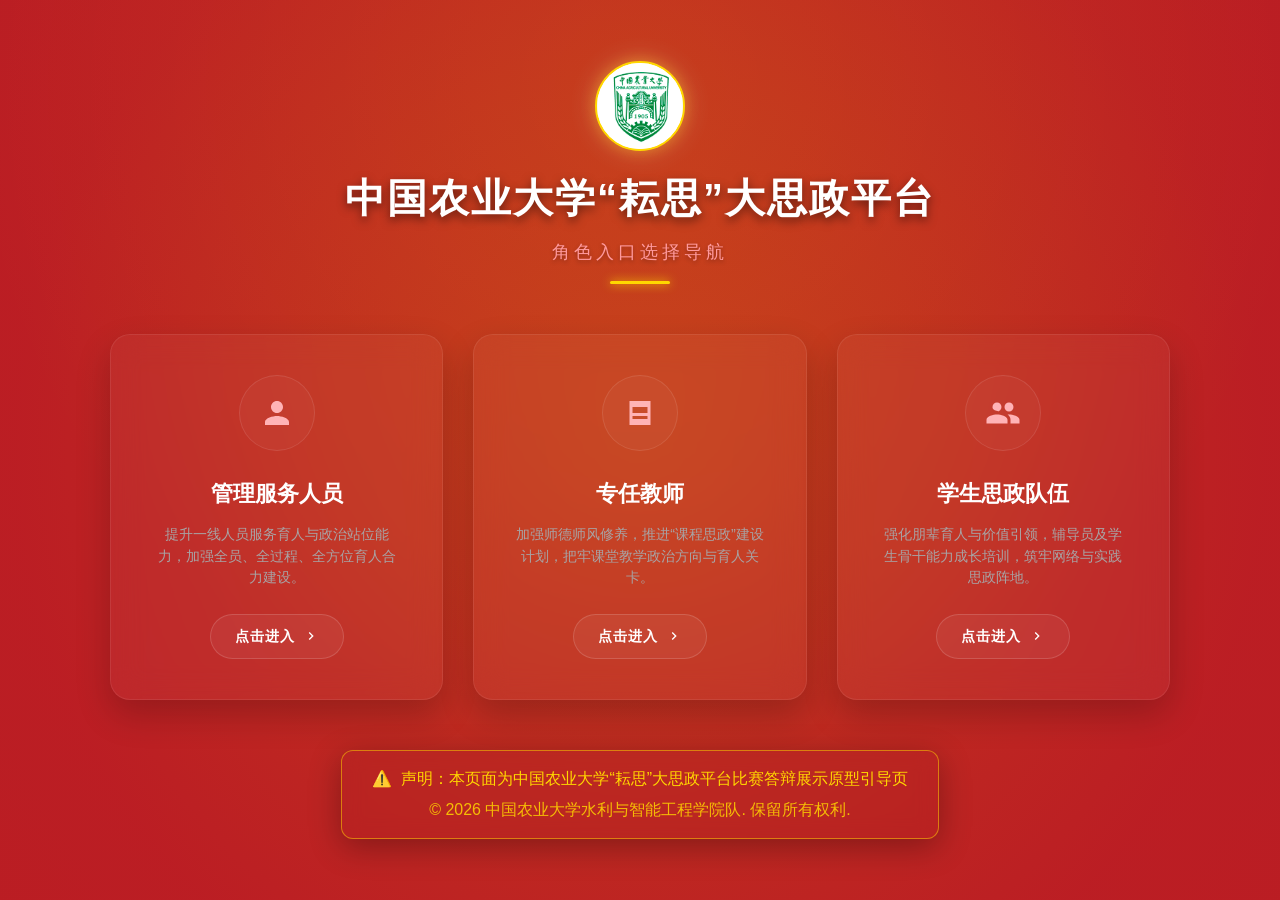
<file: index.html>
<!DOCTYPE html>
<html lang="zh-CN">

<head>
    <meta charset="UTF-8">
    <meta name="viewport" content="width=device-width, initial-scale=1.0">
    <title>中国农业大学“耘思”大思政平台 - 角色入口选择</title>
    <link rel="stylesheet" href="css/style.css">
    <style>
        /* 引导页专属高级美学样式 */
        html, body.portal-body {
            background-color: #b81c22 !important;
            background: #b81c22 !important;
            margin: 0;
            padding: 0;
        }

        body.portal-body {
            min-height: 100vh;
            overflow-x: hidden;
            font-family: -apple-system, BlinkMacSystemFont, "Segoe UI", Roboto, sans-serif;
        }

        .portal-container {
            width: 100%;
            min-height: 100vh;
            background-color: #b81c22 !important;
            background: #b81c22 !important;
            display: flex;
            flex-direction: column;
            justify-content: center;
            align-items: center;
            position: relative;
            overflow: hidden;
        }

        .portal-container::after {
            content: "";
            position: absolute;
            top: 0;
            left: 0;
            width: 100%;
            height: 100%;
            background: radial-gradient(circle at 50% 10%, rgba(255, 215, 0, 0.12) 0%, rgba(0, 0, 0, 0) 65%);
            pointer-events: none;
            z-index: 2;
        }

        /* 红色流光背景动画 */
        .portal-container::before {
            content: "";
            position: absolute;
            top: -50%;
            left: -50%;
            width: 200%;
            height: 200%;
            background: radial-gradient(circle, rgba(255, 215, 0, 0.15) 0%, rgba(217, 45, 50, 0.1) 40%, rgba(0, 0, 0, 0) 70%);
            animation: rotateBg 20s linear infinite;
            pointer-events: none;
            z-index: 1;
        }

        @keyframes rotateBg {
            0% {
                transform: rotate(0deg);
            }

            100% {
                transform: rotate(360deg);
            }
        }

        .portal-wrapper {
            position: relative;
            z-index: 10;
            width: 100%;
            max-width: 1100px;
            padding: 40px 20px;
            text-align: center;
            display: flex;
            flex-direction: column;
            align-items: center;
            gap: 50px;
        }

        /* 顶部品牌区 */
        .portal-logo-area {
            display: flex;
            flex-direction: column;
            align-items: center;
            gap: 15px;
            animation: fadeInDown 1s cubic-bezier(0.25, 0.8, 0.25, 1);
        }

        .portal-logo-circle {
            width: 90px;
            height: 90px;
            background: #ffffff;
            border-radius: 50%;
            display: flex;
            align-items: center;
            justify-content: center;
            box-shadow: 0 0 30px rgba(255, 255, 255, 0.2), 0 0 15px rgba(255, 215, 0, 0.4);
            border: 2px solid #ffd700;
            overflow: hidden;
        }

        .portal-logo-circle img {
            width: 100%;
            height: 100%;
            object-fit: contain;
            transform: scale(1.35);
        }

        .portal-title-group h1 {
            font-size: 2.5rem;
            color: #ffffff;
            font-weight: 800;
            letter-spacing: 2px;
            margin-bottom: 8px;
            text-shadow: 0 4px 10px rgba(0, 0, 0, 0.5);
        }

        .portal-title-group p {
            color: #ff999d;
            font-size: 1.1rem;
            letter-spacing: 4px;
            text-transform: uppercase;
            text-shadow: 0 2px 4px rgba(0, 0, 0, 0.3);
        }

        .portal-divider {
            width: 60px;
            height: 3px;
            background: #ffd700;
            margin-top: 15px;
            border-radius: 2px;
            box-shadow: 0 0 10px #ffd700;
        }

        /* 角色卡片网格 */
        .portal-cards-grid {
            display: grid;
            grid-template-columns: repeat(3, 1fr);
            gap: 30px;
            width: 100%;
            animation: fadeInUp 1.2s cubic-bezier(0.25, 0.8, 0.25, 1);
        }

        @media (max-width: 900px) {
            .portal-cards-grid {
                grid-template-columns: 1fr;
                gap: 20px;
                max-width: 450px;
            }
        }

        /* 磨砂玻璃卡片 */
        .portal-card {
            background: rgba(255, 255, 255, 0.04);
            border: 1px solid rgba(255, 255, 255, 0.08);
            border-radius: 20px;
            padding: 40px 30px;
            display: flex;
            flex-direction: column;
            align-items: center;
            justify-content: space-between;
            min-height: 360px;
            text-decoration: none;
            backdrop-filter: blur(15px);
            -webkit-backdrop-filter: blur(15px);
            transition: all 0.4s cubic-bezier(0.25, 0.8, 0.25, 1);
            position: relative;
            overflow: hidden;
            box-shadow: 0 15px 35px rgba(0, 0, 0, 0.2);
        }

        /* 卡片金光扫过效果 */
        .portal-card::before {
            content: '';
            position: absolute;
            top: 0;
            left: -100%;
            width: 50%;
            height: 100%;
            background: linear-gradient(to right, rgba(255, 255, 255, 0) 0%, rgba(255, 255, 255, 0.05) 50%, rgba(255, 255, 255, 0) 100%);
            transform: skewX(-25deg);
            transition: 0.75s;
        }

        .portal-card:hover::before {
            left: 150%;
        }

        .portal-card:hover {
            transform: translateY(-10px);
            background: rgba(255, 255, 255, 0.08);
            border-color: rgba(255, 215, 0, 0.5);
            box-shadow: 0 20px 40px rgba(166, 30, 34, 0.25), 0 0 25px rgba(255, 215, 0, 0.1);
        }

        .portal-card-icon-wrapper {
            width: 76px;
            height: 76px;
            border-radius: 50%;
            background: rgba(255, 255, 255, 0.03);
            border: 1px solid rgba(255, 255, 255, 0.1);
            display: flex;
            align-items: center;
            justify-content: center;
            margin-bottom: 25px;
            transition: all 0.4s ease;
        }

        .portal-card:hover .portal-card-icon-wrapper {
            background: #a61e22;
            border-color: #ffd700;
            box-shadow: 0 0 20px rgba(166, 30, 34, 0.6);
            transform: scale(1.1);
        }

        .portal-card-icon-wrapper svg {
            width: 36px;
            height: 36px;
            fill: #ffb3b6;
            transition: all 0.4s ease;
        }

        .portal-card:hover .portal-card-icon-wrapper svg {
            fill: #ffd700;
        }

        .portal-card-info h3 {
            color: #ffffff;
            font-size: 1.4rem;
            font-weight: 700;
            margin-bottom: 12px;
            transition: all 0.3s;
        }

        .portal-card:hover .portal-card-info h3 {
            color: #ffd700;
        }

        .portal-card-info p {
            color: #a8a3a4;
            font-size: 0.9rem;
            line-height: 1.5;
            padding: 0 10px;
        }

        .portal-card-btn {
            margin-top: 25px;
            background: rgba(255, 255, 255, 0.05);
            border: 1px solid rgba(255, 255, 255, 0.15);
            color: #ffffff;
            padding: 10px 24px;
            border-radius: 30px;
            font-size: 0.9rem;
            font-weight: 600;
            letter-spacing: 1px;
            display: inline-flex;
            align-items: center;
            gap: 8px;
            transition: all 0.4s ease;
        }

        .portal-card:hover .portal-card-btn {
            background: #ffd700;
            color: #800000;
            border-color: #ffd700;
            box-shadow: 0 5px 15px rgba(255, 215, 0, 0.3);
        }

        .portal-card-btn svg {
            width: 16px;
            height: 16px;
            fill: currentColor;
            transition: transform 0.3s;
        }

        .portal-card:hover .portal-card-btn svg {
            transform: translateX(4px);
        }

        /* 页面底部 */
        .portal-footer {
            font-size: 1rem;
            color: #ffd700;
            background: rgba(166, 30, 34, 0.15);
            border: 1px solid rgba(255, 215, 0, 0.5);
            padding: 15px 30px;
            border-radius: 12px;
            max-width: 800px;
            backdrop-filter: blur(10px);
            -webkit-backdrop-filter: blur(10px);
            box-shadow: 0 8px 32px rgba(0, 0, 0, 0.3);
            animation: fadeIn 2s ease;
            display: inline-block;
            text-align: center;
        }

        .portal-footer p {
            margin: 0;
            line-height: 1.6;
        }

        .portal-footer .footer-warning-icon {
            color: #ffd700;
            margin-right: 5px;
            font-weight: bold;
        }

        /* 动画定义 */
        @keyframes fadeInDown {
            from {
                opacity: 0;
                transform: translateY(-30px);
            }

            to {
                opacity: 1;
                transform: translateY(0);
            }
        }

        @keyframes fadeInUp {
            from {
                opacity: 0;
                transform: translateY(30px);
            }

            to {
                opacity: 1;
                transform: translateY(0);
            }
        }

        @keyframes fadeIn {
            from {
                opacity: 0;
            }

            to {
                opacity: 1;
            }
        }
    </style>
</head>

<body class="portal-body">
    <div class="portal-container">
        <div class="portal-wrapper">
        <!-- 品牌头部 -->
        <div class="portal-logo-area">
            <div class="portal-logo-circle">
                <img src="images/cau_logo.png" alt="中国农业大学校徽">
            </div>
            <div class="portal-title-group">
                <h1>中国农业大学“耘思”大思政平台</h1>
                <p>角色入口选择导航</p>
                <center>
                    <div class="portal-divider"></div>
                </center>
            </div>
        </div>

        <!-- 角色入口卡片 -->
        <div class="portal-cards-grid">

            <!-- 管理服务人员 -->
            <a href="main_admin.html" class="portal-card">
                <div class="portal-card-icon-wrapper">
                    <svg viewBox="0 0 24 24">
                        <path
                            d="M12 12c2.21 0 4-1.79 4-4s-1.79-4-4-4-4 1.79-4 4 1.79 4 4 4zm0 2c-2.67 0-8 1.34-8 4v2h16v-2c0-2.66-5.33-4-8-4z" />
                    </svg>
                </div>
                <div class="portal-card-info">
                    <h3>管理服务人员</h3>
                    <p>提升一线人员服务育人与政治站位能力，加强全员、全过程、全方位育人合力建设。</p>
                </div>
                <div class="portal-card-btn">
                    点击进入
                    <svg viewBox="0 0 24 24">
                        <path d="M8.59 16.59L13.17 12 8.59 7.41 10 6l6 6-6 6-1.41-1.41z" />
                    </svg>
                </div>
            </a>

            <!-- 专任教师 -->
            <a href="main_faculty.html" class="portal-card">
                <div class="portal-card-icon-wrapper">
                    <svg viewBox="0 0 24 24">
                        <path d="M5 4v16h14V4H5zm12 12H7v-2h10v2zm0-4H7V8h10v4z" />
                    </svg>
                </div>
                <div class="portal-card-info">
                    <h3>专任教师</h3>
                    <p>加强师德师风修养，推进“课程思政”建设计划，把牢课堂教学政治方向与育人关卡。</p>
                </div>
                <div class="portal-card-btn">
                    点击进入
                    <svg viewBox="0 0 24 24">
                        <path d="M8.59 16.59L13.17 12 8.59 7.41 10 6l6 6-6 6-1.41-1.41z" />
                    </svg>
                </div>
            </a>

            <!-- 学生思政队伍 -->
            <a href="main_student.html" class="portal-card">
                <div class="portal-card-icon-wrapper">
                    <svg viewBox="0 0 24 24">
                        <path
                            d="M16 11c1.66 0 2.99-1.34 2.99-3S17.66 5 16 5c-1.66 0-3 1.34-3 3s1.34 3 3 3zm-8 0c1.66 0 2.99-1.34 2.99-3S9.66 5 8 5C6.34 5 5 6.34 5 8s1.34 3 8 3zm0 2c-2.33 0-7 1.17-7 3.5V19h14v-2.5c0-2.33-4.67-3.5-7-3.5zm8 0c-.29 0-.62.02-.97.05 1.16.84 1.97 1.97 1.97 3.45V19h6v-2.5c0-2.33-4.67-3.5-7-3.5z" />
                    </svg>
                </div>
                <div class="portal-card-info">
                    <h3>学生思政队伍</h3>
                    <p>强化朋辈育人与价值引领，辅导员及学生骨干能力成长培训，筑牢网络与实践思政阵地。</p>
                </div>
                <div class="portal-card-btn">
                    点击进入
                    <svg viewBox="0 0 24 24">
                        <path d="M8.59 16.59L13.17 12 8.59 7.41 10 6l6 6-6 6-1.41-1.41z" />
                    </svg>
                </div>
            </a>

        </div>

        <!-- 页面底部声明 -->
        <div class="portal-footer">
            <p><span class="footer-warning-icon">⚠️</span> 声明：本页面为中国农业大学“耘思”大思政平台比赛答辩展示原型引导页</p>
            <p style="margin-top: 6px; opacity: 0.85;">&copy; 2026 中国农业大学水利与智能工程学院队. 保留所有权利.</p>
        </div>
    </div>
</body>

</html>
</file>
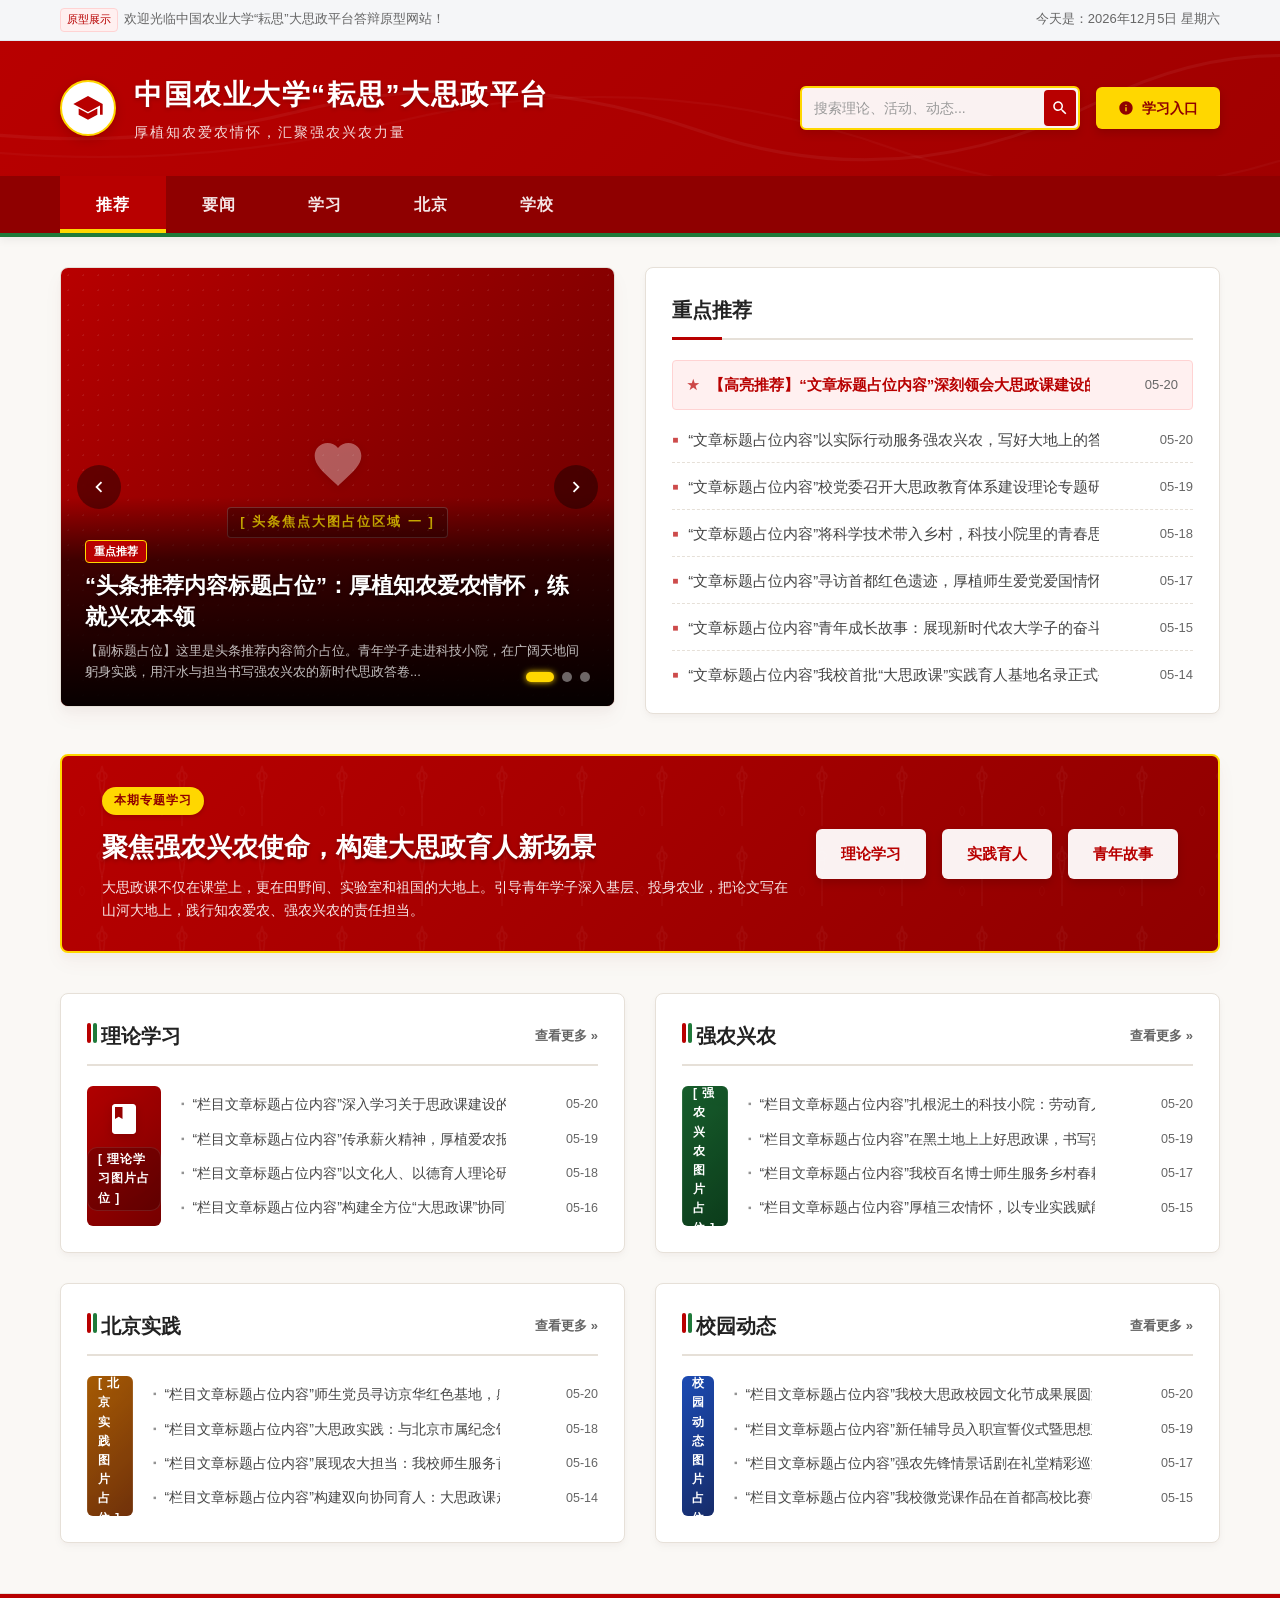
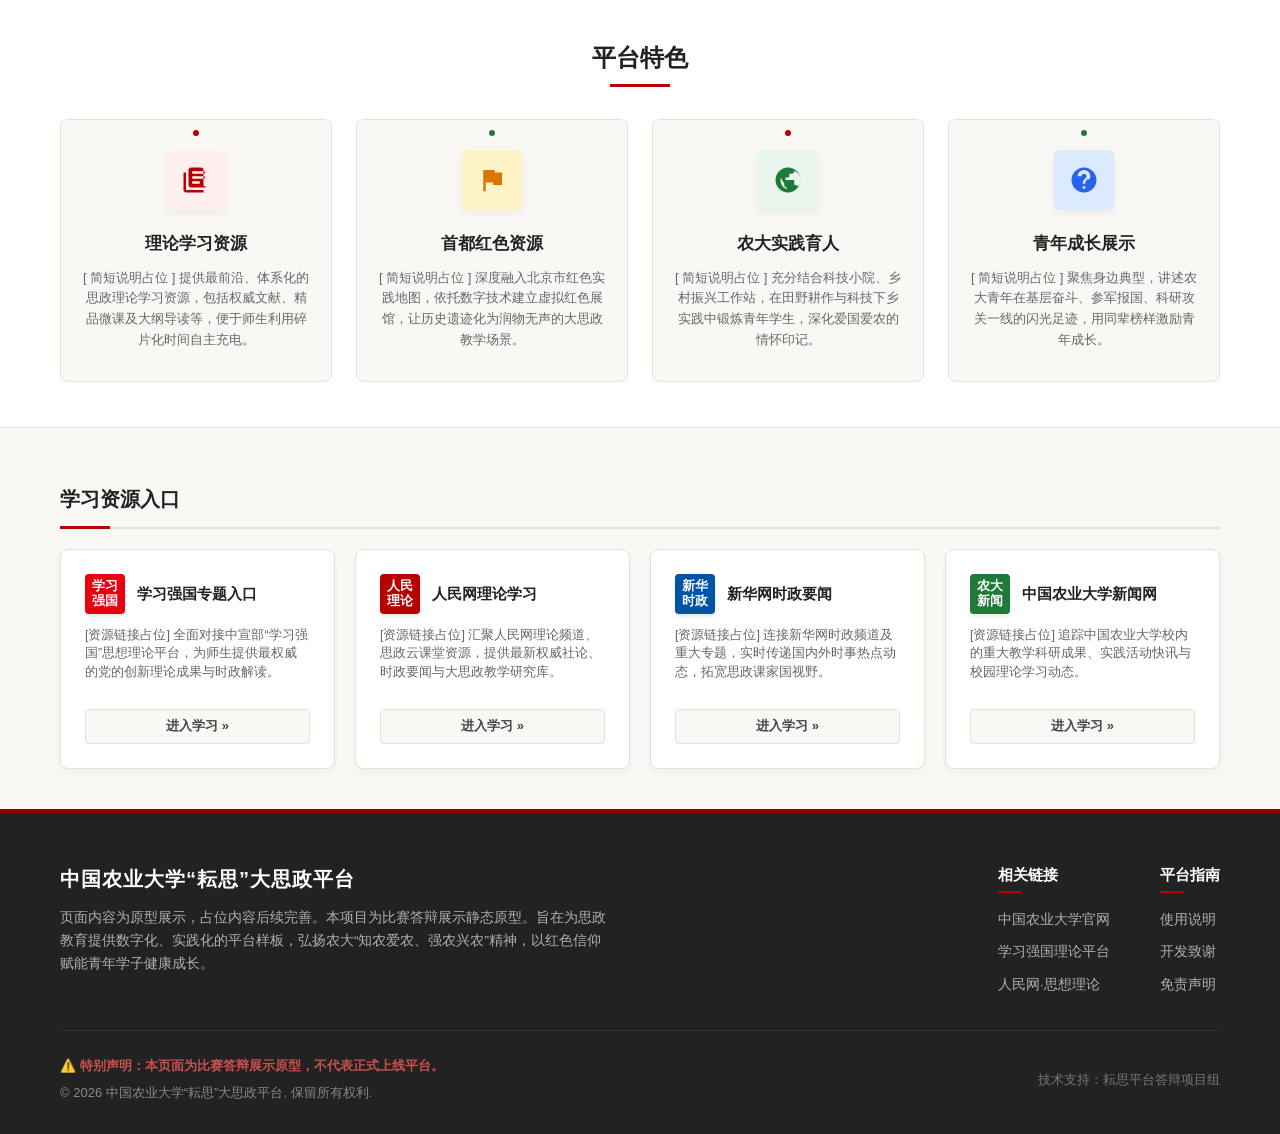
<file: scratch/zip_extracted/御丞的奇妙比赛项目/index.html>
<!DOCTYPE html>
<html lang="zh-CN">
<head>
    <meta charset="UTF-8">
    <meta name="viewport" content="width=device-width, initial-scale=1.0">
    <title>中国农业大学“耘思”大思政平台 - 比赛答辩展示原型</title>
    <meta name="description" content="中国农业大学“耘思”大思政平台首页原型展示。本网页为比赛答辩展示静态原型，包含理论学习、强农兴农、北京实践、校园动态等思政模块。">
    <!-- 引入美化样式表 -->
    <link rel="stylesheet" href="css/style.css">
</head>
<body>

    <!-- 1. 顶部细小信息栏 -->
    <div class="top-info-bar">
        <div class="container">
            <div class="left-info">
                <span class="badge">原型展示</span>
                <span>欢迎光临中国农业大学“耘思”大思政平台答辩原型网站！</span>
            </div>
            <!-- 日期由 JavaScript 动态渲染 -->
            <div class="right-info" id="current-date">正在获取系统日期...</div>
        </div>
    </div>

    <!-- 2. 顶部主视觉红色横幅区域 -->
    <header class="main-header">
        <div class="container">
            <div class="header-logo-area">
                <!-- 麦穗与书页徽标组合的圆形Logo占位 -->
                <div class="logo-circle" title="校徽占位">
                    <svg viewBox="0 0 24 24">
                        <path d="M12 3L1 9l11 6 9-4.91V17h2V9L12 3z"/>
                        <path d="M19 12.35l-7 3.82-7-3.82V17l7 3.82 7-3.82v-4.65z"/>
                        <path d="M12 12c.55 0 1-.45 1-1s-.45-1-1-1-1 .45-1 1 .45 1 1 1z"/>
                    </svg>
                </div>
                <div class="header-text-group">
                    <h1 class="platform-logo-title">中国农业大学“耘思”大思政平台</h1>
                    <p class="platform-slogan">厚植知农爱农情怀，汇聚强农兴农力量</p>
                </div>
            </div>
            
            <div class="header-action-area">
                <!-- 预留搜索框（答辩静态框，不触发事件） -->
                <div class="search-box">
                    <input type="text" placeholder="搜索理论、活动、动态..." disabled>
                    <button type="button" class="search-btn" aria-label="搜索">
                        <svg viewBox="0 0 24 24">
                            <path d="M15.5 14h-.79l-.28-.27C15.41 12.59 16 11.11 16 9.5 16 5.91 13.09 3 9.5 3S3 5.91 3 9.5 5.91 16 9.5 16c1.61 0 3.09-.59 4.23-1.57l.27.28v.79l5 4.99L20.49 19l-4.99-5zm-6 0C7.01 14 5 11.99 5 9.5S7.01 5 9.5 5 14 7.01 14 9.5 11.99 14 9.5 14z"/>
                        </svg>
                    </button>
                </div>
                <!-- 预留学习入口 -->
                <a href="#" class="header-btn-link" title="学习入口（暂未开放）">
                    <svg style="width:16px;height:16px;fill:currentColor" viewBox="0 0 24 24">
                        <path d="M12 2C6.48 2 2 6.48 2 12s4.48 10 10 10 10-4.48 10-10S17.52 2 12 2zm1 15h-2v-6h2v6zm0-8h-2V7h2v2z"/>
                    </svg>
                    学习入口
                </a>
            </div>
        </div>
    </header>

    <!-- 3. 主导航栏 -->
    <nav class="nav-bar">
        <div class="container">
            <ul class="nav-menu">
                <li class="nav-menu-item active"><a href="#">推荐</a></li>
                <li class="nav-menu-item"><a href="#">要闻</a></li>
                <li class="nav-menu-item"><a href="#">学习</a></li>
                <li class="nav-menu-item"><a href="#">北京</a></li>
                <li class="nav-menu-item"><a href="#">学校</a></li>
            </ul>
        </div>
    </nav>

    <main>
        <!-- 4. 首页首屏主体区域 -->
        <section class="first-screen">
            <div class="container">
                <!-- 左侧头条大图轮播区域 -->
                <div class="carousel-wrapper">
                    <div class="carousel-inner">
                        
                        <!-- 幻灯片 1 -->
                        <div class="carousel-slide active">
                            <div class="image-placeholder-gradient slide-1">
                                <svg class="placeholder-icon" viewBox="0 0 24 24">
                                    <path d="M12 21.35l-1.45-1.32C5.4 15.36 2 12.28 2 8.5 2 5.42 4.42 3 7.5 3c1.74 0 3.41.81 4.5 2.09C13.09 3.81 14.76 3 16.5 3 19.58 3 22 5.42 22 8.5c0 3.78-3.4 6.86-8.55 11.54L12 21.35z"/>
                                </svg>
                                <span class="placeholder-text">[ 头条焦点大图占位区域 一 ]</span>
                            </div>
                            <div class="carousel-caption">
                                <span class="caption-tag">重点推荐</span>
                                <h2>“头条推荐内容标题占位”：厚植知农爱农情怀，练就兴农本领</h2>
                                <p>【副标题占位】这里是头条推荐内容简介占位。青年学子走进科技小院，在广阔天地间躬身实践，用汗水与担当书写强农兴农的新时代思政答卷...</p>
                            </div>
                        </div>

                        <!-- 幻灯片 2 -->
                        <div class="carousel-slide">
                            <div class="image-placeholder-gradient slide-2">
                                <svg class="placeholder-icon" viewBox="0 0 24 24">
                                    <path d="M17 8C8 10 5.9 16.17 3.82 21.34l1.89.66c.95-2.37 2.4-5.28 4.29-6.83 2.73-2.24 6-2.17 9-3.17V8zM12 3C6.48 3 2 7.48 2 13c0 .35.02.69.06 1.03.75-.41 1.58-.69 2.44-.82.16-1.57.85-3.03 1.94-4.12.92-.92 2.12-1.47 3.39-1.63L12 3z"/>
                                </svg>
                                <span class="placeholder-text">[ 头条焦点大图占位区域 二 ]</span>
                            </div>
                            <div class="carousel-caption">
                                <span class="caption-tag">专题学习</span>
                                <h2>“头条推荐内容标题占位”：解民生之多艰，育强农之先锋</h2>
                                <p>【副标题占位】这里是强农兴农教育实践活动的头条内容占位。中国农业大学大思政课将课堂搬到田间地头，将思政育人与劳动实践深度结合...</p>
                            </div>
                        </div>

                        <!-- 幻灯片 3 -->
                        <div class="carousel-slide">
                            <div class="image-placeholder-gradient slide-3">
                                <svg class="placeholder-icon" viewBox="0 0 24 24">
                                    <path d="M12 2L2 22h20L12 2zm0 3.99L19.53 19H4.47L12 5.99zM13 16h-2v2h2v-2zm0-6h-2v4h2v-4z"/>
                                </svg>
                                <span class="placeholder-text">[ 头条焦点大图占位区域 三 ]</span>
                            </div>
                            <div class="carousel-caption">
                                <span class="caption-tag">北京实践</span>
                                <h2>“头条推荐内容标题占位”：用好首都红色资源，讲好大思政课</h2>
                                <p>【副标题占位】这里是北京红色实践教育成果占位。依托首都丰富的革命地标，打造浸润式思政课，引导青年师生在追寻红色足迹中感悟初心使命...</p>
                            </div>
                        </div>

                    </div>

                    <!-- 左右切换箭头 -->
                    <button class="carousel-btn prev" aria-label="上一张">
                        <svg viewBox="0 0 24 24"><path d="M15.41 7.41L14 6l-6 6 6 6 1.41-1.41L10.83 12z"/></svg>
                    </button>
                    <button class="carousel-btn next" aria-label="下一张">
                        <svg viewBox="0 0 24 24"><path d="M10 6L8.59 7.41 13.17 12l-4.58 4.59L10 18l6-6z"/></svg>
                    </button>

                    <!-- 底部轮播圆点 -->
                    <div class="carousel-dots">
                        <span class="dot active"></span>
                        <span class="dot"></span>
                        <span class="dot"></span>
                    </div>
                </div>

                <!-- 右侧文章标题列表 -->
                <div class="recommend-list-wrapper">
                    <div class="section-title-bar">
                        <h3>重点推荐</h3>
                    </div>
                    <ul class="recommend-list">
                        <!-- 第一条高亮样式 -->
                        <li class="recommend-item highlight">
                            <a href="#" class="recommend-item-link">【高亮推荐】“文章标题占位内容”深刻领会大思政课建设的核心要义</a>
                            <span class="recommend-item-date">05-20</span>
                        </li>
                        <li class="recommend-item">
                            <a href="#" class="recommend-item-link">“文章标题占位内容”以实际行动服务强农兴农，写好大地上的答卷</a>
                            <span class="recommend-item-date">05-20</span>
                        </li>
                        <li class="recommend-item">
                            <a href="#" class="recommend-item-link">“文章标题占位内容”校党委召开大思政教育体系建设理论专题研讨会</a>
                            <span class="recommend-item-date">05-19</span>
                        </li>
                        <li class="recommend-item">
                            <a href="#" class="recommend-item-link">“文章标题占位内容”将科学技术带入乡村，科技小院里的青春思政课</a>
                            <span class="recommend-item-date">05-18</span>
                        </li>
                        <li class="recommend-item">
                            <a href="#" class="recommend-item-link">“文章标题占位内容”寻访首都红色遗迹，厚植师生爱党爱国情怀</a>
                            <span class="recommend-item-date">05-17</span>
                        </li>
                        <li class="recommend-item">
                            <a href="#" class="recommend-item-link">“文章标题占位内容”青年成长故事：展现新时代农大学子的奋斗足迹</a>
                            <span class="recommend-item-date">05-15</span>
                        </li>
                        <li class="recommend-item">
                            <a href="#" class="recommend-item-link">“文章标题占位内容”我校首批“大思政课”实践育人基地名录正式公布</a>
                            <span class="recommend-item-date">05-14</span>
                        </li>
                    </ul>
                </div>
            </div>
        </section>

        <!-- 5. 专题学习横幅区（新增） -->
        <section class="special-learning-banner">
            <div class="container">
                <div class="banner-card">
                    <!-- SVG 麦穗抽象几何纹理背景 -->
                    <div class="banner-pattern">
                        <svg width="100%" height="100%" xmlns="http://www.w3.org/2000/svg">
                            <defs>
                                <pattern id="wheat-pattern" width="80" height="80" patternUnits="userSpaceOnUse">
                                    <path d="M40 10 Q45 25 40 40 Q35 25 40 10 M40 15 Q50 20 40 25 Q30 20 40 15" fill="none" stroke="rgba(255,255,255,0.04)" stroke-width="1.5"/>
                                    <path d="M40 40 L40 70" fill="none" stroke="rgba(255,255,255,0.04)" stroke-width="1.5"/>
                                    <path d="M20 50 Q25 55 20 60 Q15 55 20 50" fill="none" stroke="rgba(255,255,255,0.02)" stroke-width="1"/>
                                </pattern>
                            </defs>
                            <rect width="100%" height="100%" fill="url(#wheat-pattern)"/>
                        </svg>
                    </div>
                    
                    <div class="banner-left-info">
                        <span class="banner-tag">本期专题学习</span>
                        <h2 class="banner-title">聚焦强农兴农使命，构建大思政育人新场景</h2>
                        <p class="banner-desc">大思政课不仅在课堂上，更在田野间、实验室和祖国的大地上。引导青年学子深入基层、投身农业，把论文写在山河大地上，践行知农爱农、强农兴农的责任担当。</p>
                    </div>
                    <div class="banner-right-actions">
                        <a href="#" class="banner-action-btn">理论学习</a>
                        <a href="#" class="banner-action-btn">实践育人</a>
                        <a href="#" class="banner-action-btn">青年故事</a>
                    </div>
                </div>
            </div>
        </section>

        <!-- 6. 首页下方内容模块 -->
        <section class="content-grid-section">
            <div class="container">
                <div class="content-grid">
                    
                    <!-- 模块 1：理论学习 -->
                    <div class="card-module theory">
                        <div class="section-title-bar">
                            <h3>理论学习</h3>
                            <a href="#" class="card-more-btn">查看更多 &raquo;</a>
                        </div>
                        <div class="card-content-layout">
                            <!-- 1 个小图片占位区域 -->
                            <div class="small-image-placeholder" title="理论学习图片占位">
                                <svg viewBox="0 0 24 24">
                                    <path d="M18 2H6c-1.1 0-2 .9-2 2v16c0 1.1.9 2 2 2h12c1.1 0 2-.9 2-2V4c0-1.1-.9-2-2-2zM6 4h5v8l-2.5-1.5L6 12V4z"/>
                                </svg>
                                <span>[ 理论学习图片占位 ]</span>
                            </div>
                            <!-- 3-5 条文字列表占位 -->
                            <ul class="card-list">
                                <li class="card-list-item">
                                    <a href="#" class="card-list-link">“栏目文章标题占位内容”深入学习关于思政课建设的重要论述</a>
                                    <span class="card-list-date">05-20</span>
                                </li>
                                <li class="card-list-item">
                                    <a href="#" class="card-list-link">“栏目文章标题占位内容”传承薪火精神，厚植爱农报国初心使命</a>
                                    <span class="card-list-date">05-19</span>
                                </li>
                                <li class="card-list-item">
                                    <a href="#" class="card-list-link">“栏目文章标题占位内容”以文化人、以德育人理论研讨会召开</a>
                                    <span class="card-list-date">05-18</span>
                                </li>
                                <li class="card-list-item">
                                    <a href="#" class="card-list-link">“栏目文章标题占位内容”构建全方位“大思政课”协同育人格局</a>
                                    <span class="card-list-date">05-16</span>
                                </li>
                            </ul>
                        </div>
                    </div>

                    <!-- 模块 2：强农兴农 -->
                    <div class="card-module agriculture">
                        <div class="section-title-bar">
                            <h3>强农兴农</h3>
                            <a href="#" class="card-more-btn">查看更多 &raquo;</a>
                        </div>
                        <div class="card-content-layout">
                            <!-- 1 个小图片占位区域 -->
                            <div class="small-image-placeholder" title="强农兴农图片占位">
                                <svg viewBox="0 0 24 24">
                                    <path d="M12 3v18M3 12h18M12 3a9 9 0 0 0-9 9 9 9 0 0 0 9 9 9 9 0 0 0 9-9 9 9 0 0 0-9-9z"/>
                                    <path d="M17 8c-3.11 0-6.19 1.4-8.08 4.02C8.36 12.92 8 13.93 8 15c0 1.66 1.34 3 3 3 1.07 0 2.08-.36 2.98-.92C16.6 15.19 18 12.11 18 9v-1h-1z" fill="none" stroke="#ffffff" stroke-width="2"/>
                                </svg>
                                <span>[ 强农兴农图片占位 ]</span>
                            </div>
                            <!-- 3-5 条文字列表占位 -->
                            <ul class="card-list">
                                <li class="card-list-item">
                                    <a href="#" class="card-list-link">“栏目文章标题占位内容”扎根泥土的科技小院：劳动育人最生动实践</a>
                                    <span class="card-list-date">05-20</span>
                                </li>
                                <li class="card-list-item">
                                    <a href="#" class="card-list-link">“栏目文章标题占位内容”在黑土地上上好思政课，书写强农新篇章</a>
                                    <span class="card-list-date">05-19</span>
                                </li>
                                <li class="card-list-item">
                                    <a href="#" class="card-list-link">“栏目文章标题占位内容”我校百名博士师生服务乡村春耕大忙一线</a>
                                    <span class="card-list-date">05-17</span>
                                </li>
                                <li class="card-list-item">
                                    <a href="#" class="card-list-link">“栏目文章标题占位内容”厚植三农情怀，以专业实践赋能现代农业</a>
                                    <span class="card-list-date">05-15</span>
                                </li>
                            </ul>
                        </div>
                    </div>

                    <!-- 模块 3：北京实践 -->
                    <div class="card-module practice">
                        <div class="section-title-bar">
                            <h3>北京实践</h3>
                            <a href="#" class="card-more-btn">查看更多 &raquo;</a>
                        </div>
                        <div class="card-content-layout">
                            <!-- 1 个小图片占位区域 -->
                            <div class="small-image-placeholder" title="北京实践图片占位">
                                <svg viewBox="0 0 24 24">
                                    <path d="M12 2C8.13 2 5 5.13 5 9c0 5.25 7 13 7 13s7-7.75 7-13c0-3.87-3.13-7-7-7zm0 9.5c-1.38 0-2.5-1.12-2.5-2.5s1.12-2.5 2.5-2.5 2.5 1.12 2.5 2.5-1.12 2.5-2.5 2.5z"/>
                                </svg>
                                <span>[ 北京实践图片占位 ]</span>
                            </div>
                            <!-- 3-5 条文字列表占位 -->
                            <ul class="card-list">
                                <li class="card-list-item">
                                    <a href="#" class="card-list-link">“栏目文章标题占位内容”师生党员寻访京华红色基地，感悟革命精神</a>
                                    <span class="card-list-date">05-20</span>
                                </li>
                                <li class="card-list-item">
                                    <a href="#" class="card-list-link">“栏目文章标题占位内容”大思政实践：与北京市属纪念馆共建大课堂</a>
                                    <span class="card-list-date">05-18</span>
                                </li>
                                <li class="card-list-item">
                                    <a href="#" class="card-list-link">“栏目文章标题占位内容”展现农大担当：我校师生服务首都志愿活动</a>
                                    <span class="card-list-date">05-16</span>
                                </li>
                                <li class="card-list-item">
                                    <a href="#" class="card-list-link">“栏目文章标题占位内容”构建双向协同育人：大思政课走入北京社区</a>
                                    <span class="card-list-date">05-14</span>
                                </li>
                            </ul>
                        </div>
                    </div>

                    <!-- 模块 4：校园动态 -->
                    <div class="card-module campus">
                        <div class="section-title-bar">
                            <h3>校园动态</h3>
                            <a href="#" class="card-more-btn">查看更多 &raquo;</a>
                        </div>
                        <div class="card-content-layout">
                            <!-- 1 个小图片占位区域 -->
                            <div class="small-image-placeholder" title="校园动态图片占位">
                                <svg viewBox="0 0 24 24">
                                    <path d="M12 3L1 9l11 6 9-4.91V17h2V9L12 3z"/>
                                    <path d="M5 13.18v4L12 21l7-3.82v-4L12 17l-7-3.82z"/>
                                </svg>
                                <span>[ 校园动态图片占位 ]</span>
                            </div>
                            <!-- 3-5 条文字列表占位 -->
                            <ul class="card-list">
                                <li class="card-list-item">
                                    <a href="#" class="card-list-link">“栏目文章标题占位内容”我校大思政校园文化节成果展圆满举办</a>
                                    <span class="card-list-date">05-20</span>
                                </li>
                                <li class="card-list-item">
                                    <a href="#" class="card-list-link">“栏目文章标题占位内容”新任辅导员入职宣誓仪式暨思想政治工作培训</a>
                                    <span class="card-list-date">05-19</span>
                                </li>
                                <li class="card-list-item">
                                    <a href="#" class="card-list-link">“栏目文章标题占位内容”强农先锋情景话剧在礼堂精彩巡演</a>
                                    <span class="card-list-date">05-17</span>
                                </li>
                                <li class="card-list-item">
                                    <a href="#" class="card-list-link">“栏目文章标题占位内容”我校微党课作品在首都高校比赛中荣获佳绩</a>
                                    <span class="card-list-date">05-15</span>
                                </li>
                            </ul>
                        </div>
                    </div>

                </div>
            </div>
        </section>

        <!-- 7. 平台特色展示区 -->
        <section class="features-section">
            <div class="container">
                <div class="section-title-bar">
                    <h3>平台特色</h3>
                </div>
                <!-- 4 个特色展示卡片 -->
                <div class="features-grid">
                    
                    <!-- 卡片 1 -->
                    <div class="feature-card">
                        <div class="feature-icon-wrapper" title="理论学习资源图标">
                            <svg viewBox="0 0 24 24">
                                <path d="M4 6H2v14c0 1.1.9 2 2 2h14v-2H4V6zm16-4H8c-1.1 0-2 .9-2 2v12c0 1.1.9 2 2 2h12c1.1 0-2-.9-2-2V4c0-1.1-.9-2-2-2zm-1 9H9V9h10v2zm-4 4H9v-2h6v2zm4-8H9V5h10v2z"/>
                            </svg>
                        </div>
                        <h4>理论学习资源</h4>
                        <p>[ 简短说明占位 ] 提供最前沿、体系化的思政理论学习资源，包括权威文献、精品微课及大纲导读等，便于师生利用碎片化时间自主充电。</p>
                    </div>

                    <!-- 卡片 2 -->
                    <div class="feature-card">
                        <div class="feature-icon-wrapper" title="首都红色资源图标">
                            <svg viewBox="0 0 24 24">
                                <path d="M14.4 6L14 4H5v17h2v-7h5.6l.4 2h7V6h-5.6z"/>
                            </svg>
                        </div>
                        <h4>首都红色资源</h4>
                        <p>[ 简短说明占位 ] 深度融入北京市红色实践地图，依托数字技术建立虚拟红色展馆，让历史遗迹化为润物无声的大思政教学场景。</p>
                    </div>

                    <!-- 卡片 3 -->
                    <div class="feature-card">
                        <div class="feature-icon-wrapper" title="农大实践育人图标">
                            <svg viewBox="0 0 24 24">
                                <path d="M12 2C6.48 2 2 6.48 2 12s4.48 10 10 10 10-4.48 10-10S17.52 2 12 2zm1 17.93c-3.95-.49-7-3.85-7-7.93 0-.62.08-1.21.21-1.79L9 15v1c0 1.1.9 2 2 2v1.93zm6.9-2.53c-.26-.81-1-1.4-1.9-1.4h-1v-3c0-.55-.45-1-1-1h-6v-2h2c.55 0 1-.45 1-1V7h2c1.1 0 2-.9 2-2v-.41c2.93 1.19 5 4.06 5 7.41 0 2.08-.8 3.97-2.1 5.39z"/>
                            </svg>
                        </div>
                        <h4>农大实践育人</h4>
                        <p>[ 简短说明占位 ] 充分结合科技小院、乡村振兴工作站，在田野耕作与科技下乡实践中锻炼青年学生，深化爱国爱农的情怀印记。</p>
                    </div>

                    <!-- 卡片 4 -->
                    <div class="feature-card">
                        <div class="feature-icon-wrapper" title="青年成长展示图标">
                            <svg viewBox="0 0 24 24">
                                <path d="M12 2C6.48 2 2 6.48 2 12s4.48 10 10 10 10-4.48 10-10S17.52 2 12 2zm1 17h-2v-2h2v2zm2.07-7.75l-.9.92C13.45 12.9 13 13.5 13 15h-2v-.5c0-1.1.45-2.1 1.17-2.83l1.24-1.26c.37-.36.59-.86.59-1.41 0-1.1-.9-2-2-2s-2 .9-2 2H7c0-2.76 2.24-5 5-5s5 2.24 5 5c0 1.04-.42 1.99-1.07 2.75z"/>
                            </svg>
                        </div>
                        <h4>青年成长展示</h4>
                        <p>[ 简短说明占位 ] 聚焦身边典型，讲述农大青年在基层奋斗、参军报国、科研攻关一线的闪光足迹，用同辈榜样激励青年成长。</p>
                    </div>

                </div>
            </div>
        </section>

        <!-- 8. 学习资源入口（新增） -->
        <section class="resource-portal-section">
            <div class="container">
                <div class="section-title-bar">
                    <h3>学习资源入口</h3>
                </div>
                <div class="resource-grid">
                    
                    <!-- 入口 1 -->
                    <div class="resource-card card-xuexi">
                        <div class="resource-header">
                            <div class="resource-logo-box">
                                <span class="text-logo">学习<br>强国</span>
                            </div>
                            <h4>学习强国专题入口</h4>
                        </div>
                        <p class="resource-desc">[资源链接占位] 全面对接中宣部“学习强国”思想理论平台，为师生提供最权威的党的创新理论成果与时政解读。</p>
                        <a href="#" class="resource-link-btn">进入学习 &raquo;</a>
                    </div>

                    <!-- 入口 2 -->
                    <div class="resource-card card-people">
                        <div class="resource-header">
                            <div class="resource-logo-box">
                                <span class="text-logo">人民<br>理论</span>
                            </div>
                            <h4>人民网理论学习</h4>
                        </div>
                        <p class="resource-desc">[资源链接占位] 汇聚人民网理论频道、思政云课堂资源，提供最新权威社论、时政要闻与大思政教学研究库。</p>
                        <a href="#" class="resource-link-btn">进入学习 &raquo;</a>
                    </div>

                    <!-- 入口 3 -->
                    <div class="resource-card card-xinhua">
                        <div class="resource-header">
                            <div class="resource-logo-box">
                                <span class="text-logo">新华<br>时政</span>
                            </div>
                            <h4>新华网时政要闻</h4>
                        </div>
                        <p class="resource-desc">[资源链接占位] 连接新华网时政频道及重大专题，实时传递国内外时事热点动态，拓宽思政课家国视野。</p>
                        <a href="#" class="resource-link-btn">进入学习 &raquo;</a>
                    </div>

                    <!-- 入口 4 -->
                    <div class="resource-card card-cau">
                        <div class="resource-header">
                            <div class="resource-logo-box">
                                <span class="text-logo">农大<br>新闻</span>
                            </div>
                            <h4>中国农业大学新闻网</h4>
                        </div>
                        <p class="resource-desc">[资源链接占位] 追踪中国农业大学校内的重大教学科研成果、实践活动快讯与校园理论学习动态。</p>
                        <a href="#" class="resource-link-btn">进入学习 &raquo;</a>
                    </div>

                </div>
            </div>
        </section>
    </main>

    <!-- 9. 页脚区域 -->
    <footer class="site-footer">
        <div class="container">
            <div class="footer-top">
                <div class="footer-info">
                    <h4>中国农业大学“耘思”大思政平台</h4>
                    <p>页面内容为原型展示，占位内容后续完善。本项目为比赛答辩展示静态原型。旨在为思政教育提供数字化、实践化的平台样板，弘扬农大“知农爱农、强农兴农”精神，以红色信仰赋能青年学子健康成长。</p>
                </div>
                <div class="footer-links">
                    <div class="footer-link-group">
                        <h5>相关链接</h5>
                        <ul>
                            <li><a href="#">中国农业大学官网</a></li>
                            <li><a href="#">学习强国理论平台</a></li>
                            <li><a href="#">人民网·思想理论</a></li>
                        </ul>
                    </div>
                    <div class="footer-link-group">
                        <h5>平台指南</h5>
                        <ul>
                            <li><a href="#">使用说明</a></li>
                            <li><a href="#">开发致谢</a></li>
                            <li><a href="#">免责声明</a></li>
                        </ul>
                    </div>
                </div>
            </div>
            <div class="footer-bottom">
                <div class="footer-bottom-left">
                    <span class="disclaimer">⚠️ 特别声明：本页面为比赛答辩展示原型，不代表正式上线平台。</span>
                    <span>&copy; 2026 中国农业大学“耘思”大思政平台. 保留所有权利.</span>
                </div>
                <div class="footer-bottom-right">
                    <span>技术支持：耘思平台答辩项目组</span>
                </div>
            </div>
        </div>
    </footer>

    <!-- 引入自定义交互脚本 -->
    <script src="js/main.js"></script>
</body>
</html>
</file>
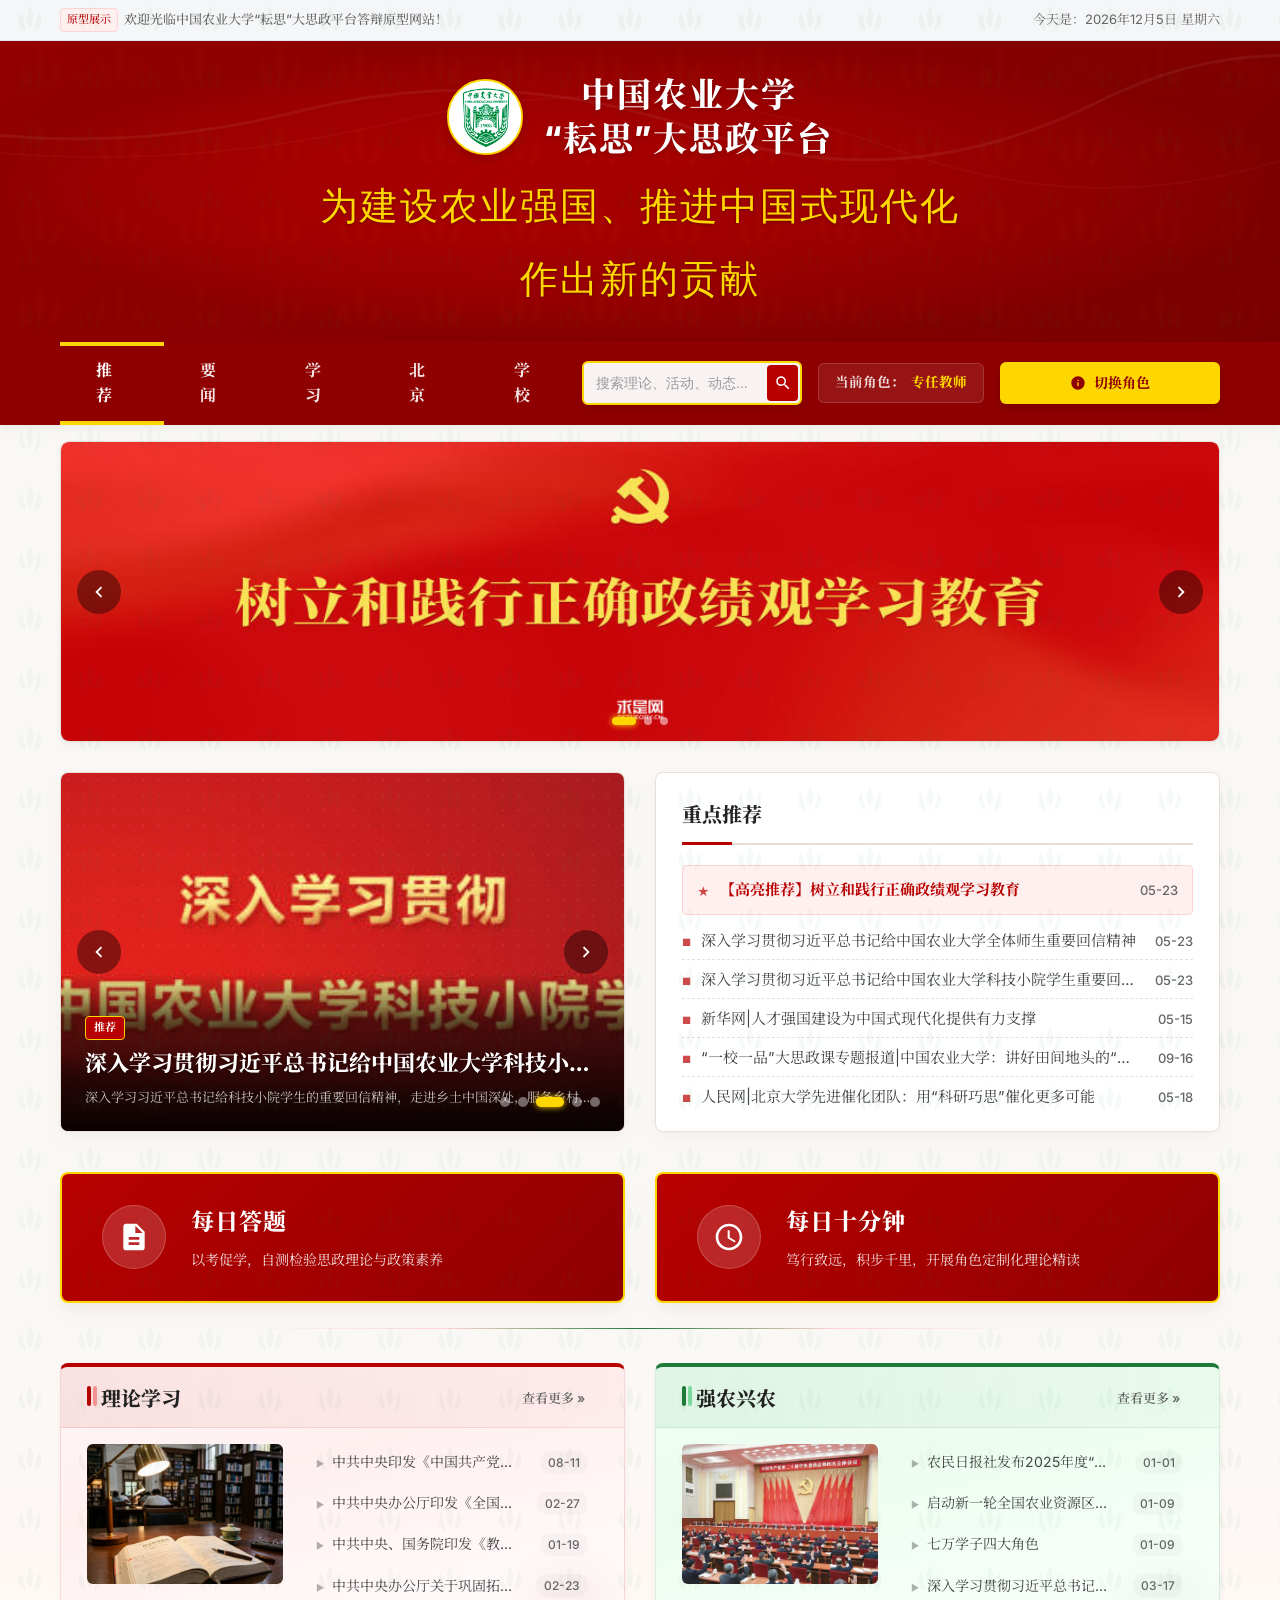
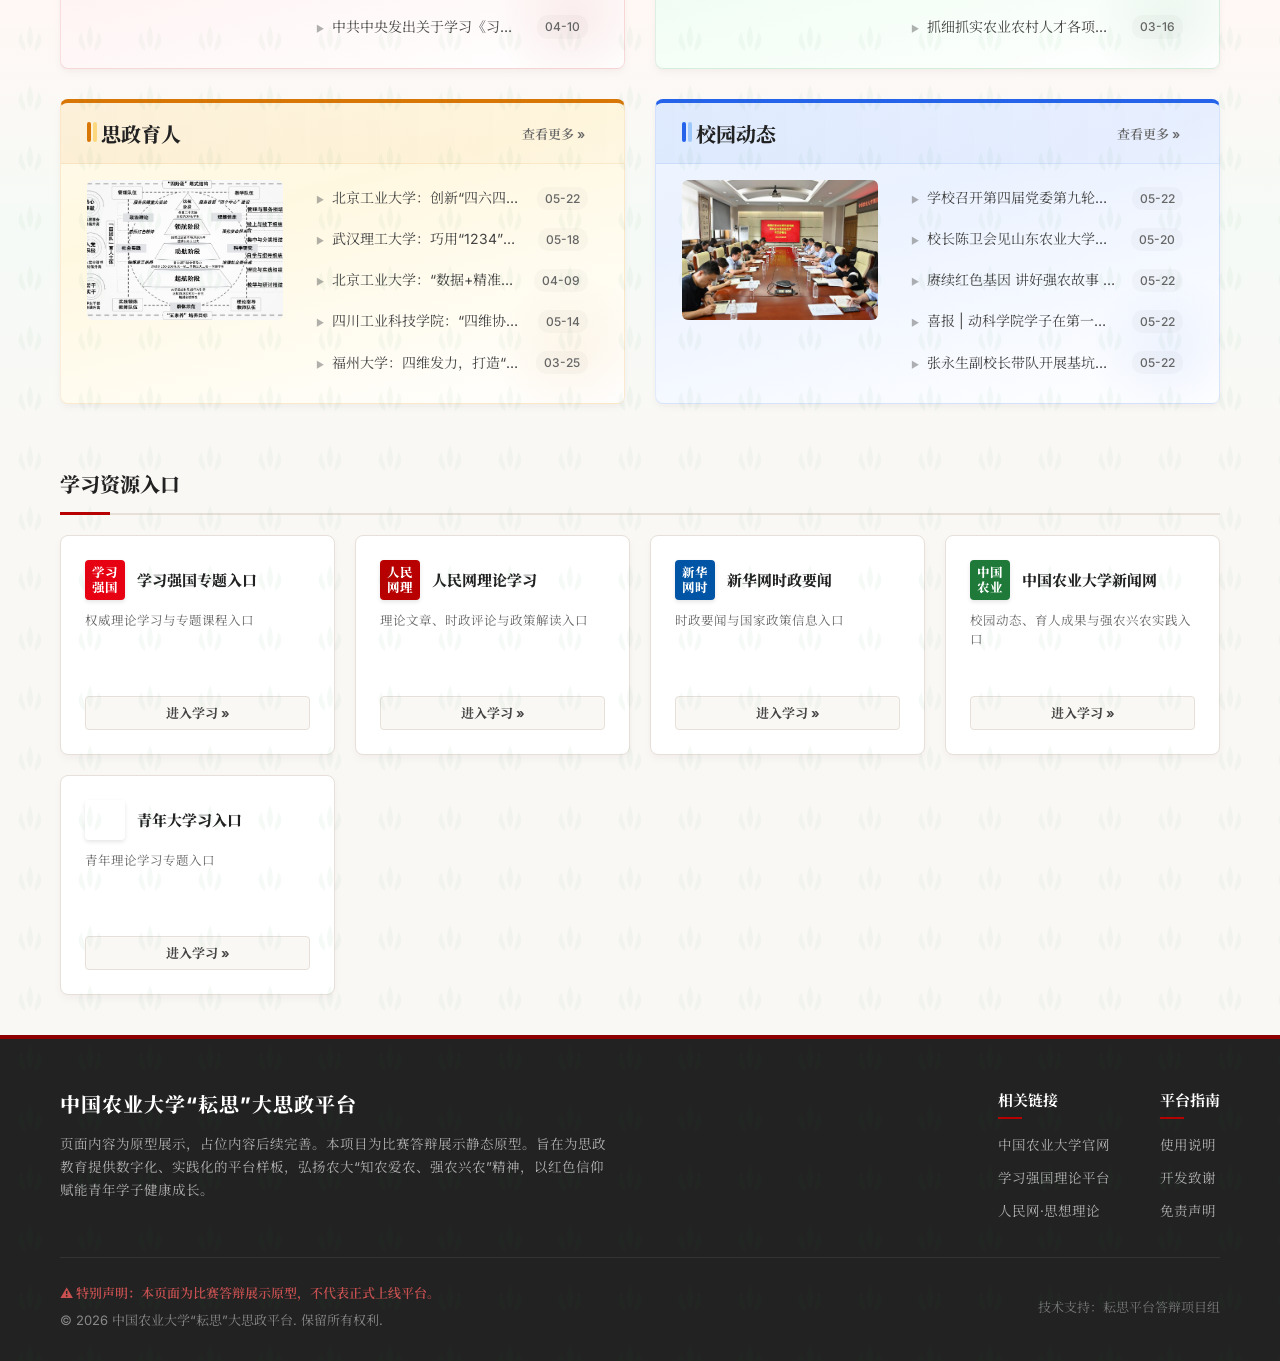
<file: main_faculty.html>
<!DOCTYPE html>
<html lang="zh-CN">
<head>
    <meta charset="UTF-8">
    <meta name="viewport" content="width=device-width, initial-scale=1.0">
    <title>中国农业大学“耘思”大思政平台 - 比赛答辩展示原型</title>
    <meta name="description" content="中国农业大学“耘思”大思政平台首页原型展示。本网页为比赛答辩展示静态原型，包含理论学习、强农兴农、思政育人、校园动态等思政模块。">
    <!-- 引入美化样式表 -->
    <link rel="stylesheet" href="css/style.css">
</head>
<body class="bg-wheat-pattern">

    <!-- 1. 顶部细小信息栏 -->
    <div class="top-info-bar">
        <div class="container">
            <div class="left-info">
                <span class="badge">原型展示</span>
                <span>欢迎光临中国农业大学“耘思”大思政平台答辩原型网站！</span>
            </div>
            <!-- 日期由 JavaScript 动态渲染 -->
            <div class="right-info" id="current-date">正在获取系统日期...</div>
        </div>
    </div>

    <!-- 2. 顶部主视觉红色横幅区域 -->
    <header class="main-header">
        <div class="container">
            <div class="header-logo-area">
                <!-- 中国农业大学官方校徽 -->
                <div class="logo-circle" title="中国农业大学校徽">
                    <img src="images/cau_logo.png" alt="中国农业大学校徽" style="width: 100%; height: 100%; object-fit: contain; transform: scale(1.35);">
                </div>
                <div class="header-text-group">
                    <h1 class="platform-logo-title">中国农业大学<br>“耘思”大思政平台</h1>
                </div>
            </div>
            
            <div class="header-right-area">
                <!-- Slogan Part 1 (Top Line) -->
                <div class="header-slogan-top">
                    <span>为建设农业强国、推进中国式现代化</span>
                </div>

                <!-- Slogan Part 2 -->
                <div class="header-slogan-bottom">
                    <span>作出新的贡献</span>
                </div>
            </div>
        </div>
    </header>

    <!-- 3. 主导航栏 -->
    <nav class="nav-bar">
        <div class="container">
            <ul class="nav-menu">
                <li class="nav-menu-item active"><a href="#">推荐</a></li>
                <li class="nav-menu-item"><a href="#">要闻</a></li>
                <li class="nav-menu-item"><a href="#">学习</a></li>
                <li class="nav-menu-item"><a href="#">北京</a></li>
                <li class="nav-menu-item"><a href="#">学校</a></li>
            </ul>
            
            <div class="nav-action-area">
                <!-- 可交互本地搜索框 -->
                <div class="search-box">
                    <input type="text" placeholder="搜索理论、活动、动态...">
                    <button type="button" class="search-btn" aria-label="搜索">
                        <svg viewBox="0 0 24 24">
                            <path d="M15.5 14h-.79l-.28-.27C15.41 12.59 16 11.11 16 9.5 16 5.91 13.09 3 9.5 3S3 5.91 3 9.5 5.91 16 9.5 16c1.61 0 3.09-.59 4.23-1.57l.27.28v.79l5 4.99L20.49 19l-4.99-5zm-6 0C7.01 14 5 11.99 5 9.5S7.01 5 9.5 5 14 7.01 14 9.5 11.99 14 9.5 14z"/>
                        </svg>
                    </button>
                </div>
                <!-- 当前角色标签 -->
                <span class="current-role-label">当前角色：<strong>专任教师</strong></span>
                <!-- 切换角色入口 -->
                <a href="index.html" class="header-btn-link" title="返回角色选择页">
                    <svg style="width:16px;height:16px;fill:currentColor" viewBox="0 0 24 24">
                        <path d="M12 2C6.48 2 2 6.48 2 12s4.48 10 10 10 10-4.48 10-10S17.52 2 12 2zm1 15h-2v-6h2v6zm0-8h-2V7h2v2z"/>
                    </svg>
                    切换角色
                </a>
            </div>
        </div>
    </nav>

    <main>
        <!-- 新增顶部大图横幅轮播 -->
        <section class="top-banner-carousel-section">
            <div class="container">
                <div class="banner-carousel-wrapper">
                    <div class="banner-carousel-inner">
                        <div class="banner-carousel-slide active">
                            <a href="https://www.qstheory.cn/zt2026/zqzjg/index.htm" target="_blank">
                                <img src="images/auto/cover_news_common_201.jpg" alt="树立和践行正确政绩观">
                            </a>
                        </div>
                        <div class="banner-carousel-slide">
                            <a href="https://huixin.cau.edu.cn/" target="_blank">
                                <img src="images/auto/cover_news_common_202.jpg" alt="深入学习贯彻习近平总书记给中国农业大学全体师生重要回信精神" loading="lazy">
                            </a>
                        </div>
                        <div class="banner-carousel-slide">
                            <a href="https://xxhx.cau.edu.cn/" target="_blank">
                                <img src="images/auto/cover_news_common_203.jpg" alt="深入学习贯彻习近平总书记给中国农业大学科技小院学生重要回信精神" loading="lazy">
                            </a>
                        </div>
                    </div>
                    
                    <!-- 左右切换箭头 -->
                    <button class="banner-carousel-btn prev" aria-label="上一张">
                        <svg viewBox="0 0 24 24"><path d="M15.41 7.41L14 6l-6 6 6 6 1.41-1.41L10.83 12z"/></svg>
                    </button>
                    <button class="banner-carousel-btn next" aria-label="下一张">
                        <svg viewBox="0 0 24 24"><path d="M10 6L8.59 7.41 13.17 12l-4.58 4.59L10 18l6-6z"/></svg>
                    </button>
                    
                    <!-- 底部轮播圆点 -->
                    <div class="banner-carousel-dots">
                        <span class="banner-dot active"></span>
                        <span class="banner-dot"></span>
                        <span class="banner-dot"></span>
                    </div>
                </div>
            </div>
        </section>

        <!-- 4. 首页首屏主体区域 -->
        <section class="first-screen">
            <div class="container">
                <!-- 左侧头条大图轮播区域 -->
                <div class="carousel-wrapper">
                    <div class="carousel-inner" id="carousel-inner">
                        <!-- 动态渲染内容区域 -->
                    </div>

                    <!-- 左右切换箭头 -->
                    <button class="carousel-btn prev" aria-label="上一张">
                        <svg viewBox="0 0 24 24"><path d="M15.41 7.41L14 6l-6 6 6 6 1.41-1.41L10.83 12z"/></svg>
                    </button>
                    <button class="carousel-btn next" aria-label="下一张">
                        <svg viewBox="0 0 24 24"><path d="M10 6L8.59 7.41 13.17 12l-4.58 4.59L10 18l6-6z"/></svg>
                    </button>

                    <!-- 底部轮播圆点 -->
                    <div class="carousel-dots">
                        <span class="dot active"></span>
                        <span class="dot"></span>
                        <span class="dot"></span>
                    </div>
                </div>

                <!-- 右侧文章标题列表 -->
                <div class="recommend-list-wrapper">
                    <div class="section-title-bar">
                        <h3>重点推荐</h3>
                    </div>
                    <ul class="recommend-list" id="recommend-list">
                        <!-- 动态渲染推荐列表 -->
                    </ul>
                </div>
            </div>
        </section>

        <!-- 5. 在线学习专区（每日答题与每日十分钟） -->
        <section class="special-learning-banner">
            <div class="container">
                <div class="learning-portal-grid">
                    <!-- 每日答题入口卡片 -->
                    <a href="quiz.html?role=faculty" class="portal-card-btn-item quiz-portal">
                        <div class="portal-card-glow"></div>
                        <div class="portal-card-content">
                            <div class="portal-icon-box">
                                <svg viewBox="0 0 24 24">
                                    <path d="M14 2H6c-1.1 0-1.99.9-1.99 2L4 20c0 1.1.89 2 1.99 2H18c1.1 0 2-.9 2-2V8l-6-6zm2 16H8v-2h8v2zm0-4H8v-2h8v2zm-3-5V3.5L18.5 9H13z"/>
                                </svg>
                            </div>
                            <div class="portal-text-box">
                                <h3>每日答题</h3>
                                <p>以考促学，自测检验思政理论与政策素养</p>
                            </div>
                        </div>
                    </a>

                    <!-- 每日十分钟入口卡片 -->
                    <a href="study_ten.html?role=faculty" class="portal-card-btn-item time-portal">
                        <div class="portal-card-glow"></div>
                        <div class="portal-card-content">
                            <div class="portal-icon-box">
                                <svg viewBox="0 0 24 24">
                                    <path d="M11.99 2C6.47 2 2 6.48 2 12s4.47 10 9.99 10C17.52 22 22 17.52 22 12S17.52 2 11.99 2zM12 20c-4.42 0-8-3.58-8-8s3.58-8 8-8 8 3.58 8 8-3.58 8-8 8zm.5-13H11v6l5.25 3.15.75-1.23-4.5-2.67z"/>
                                </svg>
                            </div>
                            <div class="portal-text-box">
                                <h3>每日十分钟</h3>
                                <p>笃行致远，积步千里，开展角色定制化理论精读</p>
                            </div>
                        </div>
                    </a>
                </div>
            </div>
        </section>

        <!-- 6. 首页下方内容模块 -->
        <section class="content-grid-section">
            <div class="container">
                <div class="content-grid">
                    
                    <!-- 模块 1：理论学习 -->
                    <div class="card-module theory">
                        <div class="section-title-bar">
                            <h3>理论学习</h3>
                            <a href="more.html?type=theory" class="card-more-btn">查看更多 &raquo;</a>
                        </div>
                        <div class="card-content-layout">
                            <!-- 1 个小图片占位区域 -->
                            <div class="small-image-placeholder" title="理论学习图片占位">
                                <svg viewBox="0 0 24 24">
                                    <path d="M18 2H6c-1.1 0-2 .9-2 2v16c0 1.1.9 2 2 2h12c1.1 0 2-.9 2-2V4c0-1.1-.9-2-2-2zM6 4h5v8l-2.5-1.5L6 12V4z"/>
                                </svg>
                                <span>[ 理论学习图片占位 ]</span>
                            </div>
                            <!-- 3-5 条文字列表占位 -->
                            <ul class="card-list" id="theory-list">
                                <!-- 动态渲染理论学习列表 -->
                            </ul>
                        </div>
                    </div>

                    <!-- 模块 2：强农兴农 -->
                    <div class="card-module agriculture">
                        <div class="section-title-bar">
                            <h3>强农兴农</h3>
                            <a href="more.html?type=agriculture" class="card-more-btn">查看更多 &raquo;</a>
                        </div>
                        <div class="card-content-layout">
                            <!-- 1 个小图片占位区域 -->
                            <div class="small-image-placeholder" title="强农兴农图片占位">
                                <svg viewBox="0 0 24 24">
                                    <path d="M12 3v18M3 12h18M12 3a9 9 0 0 0-9 9 9 9 0 0 0 9 9 9 9 0 0 0 9-9 9 9 0 0 0-9-9z"/>
                                    <path d="M17 8c-3.11 0-6.19 1.4-8.08 4.02C8.36 12.92 8 13.93 8 15c0 1.66 1.34 3 3 3 1.07 0 2.08-.36 2.98-.92C16.6 15.19 18 12.11 18 9v-1h-1z" fill="none" stroke="#ffffff" stroke-width="2"/>
                                </svg>
                                <span>[ 强农兴农图片占位 ]</span>
                            </div>
                            <!-- 3-5 条文字列表占位 -->
                            <ul class="card-list" id="agri-list">
                                <!-- 动态渲染强农兴农列表 -->
                            </ul>
                        </div>
                    </div>

                    <!-- 模块 3：北京实践 -->
                    <div class="card-module practice">
                        <div class="section-title-bar">
                            <h3>思政育人</h3>
                            <a href="more.html?type=practice" class="card-more-btn">查看更多 &raquo;</a>
                        </div>
                        <div class="card-content-layout">
                            <!-- 1 个小图片占位区域 -->
                            <div class="small-image-placeholder" title="思政育人图片占位">
                                <svg viewBox="0 0 24 24">
                                    <path d="M12 2C8.13 2 5 5.13 5 9c0 5.25 7 13 7 13s7-7.75 7-13c0-3.87-3.13-7-7-7zm0 9.5c-1.38 0-2.5-1.12-2.5-2.5s1.12-2.5 2.5-2.5 2.5 1.12 2.5 2.5-1.12 2.5-2.5 2.5z"/>
                                </svg>
                                <span>[ 思政育人图片占位 ]</span>
                            </div>
                            <!-- 3-5 条文字列表占位 -->
                            <ul class="card-list" id="beijing-list">
                                <!-- 动态渲染北京实践列表 -->
                            </ul>
                        </div>
                    </div>

                    <!-- 模块 4：校园动态 -->
                    <div class="card-module campus">
                        <div class="section-title-bar">
                            <h3>校园动态</h3>
                            <a href="more.html?type=campus" class="card-more-btn">查看更多 &raquo;</a>
                        </div>
                        <div class="card-content-layout">
                            <!-- 1 个小图片占位区域 -->
                            <div class="small-image-placeholder" title="校园动态图片占位">
                                <svg viewBox="0 0 24 24">
                                    <path d="M12 3L1 9l11 6 9-4.91V17h2V9L12 3z"/>
                                    <path d="M5 13.18v4L12 21l7-3.82v-4L12 17l-7-3.82z"/>
                                </svg>
                                <span>[ 校园动态图片占位 ]</span>
                            </div>
                            <!-- 3-5 条文字列表占位 -->
                            <ul class="card-list" id="campus-list">
                                <!-- 动态渲染校园动态列表 -->
                            </ul>
                        </div>
                    </div>

                </div>
            </div>
        </section>



        <!-- 8. 学习资源入口（新增） -->
        <section class="resource-portal-section">
            <div class="container">
                <div class="section-title-bar">
                    <h3>学习资源入口</h3>
                </div>
                <div class="resource-grid" id="resource-grid">
                    <!-- 动态渲染资源入口列表 -->
                </div>
            </div>
        </section>
    </main>

    <!-- 9. 页脚区域 -->
    <footer class="site-footer">
        <div class="container">
            <div class="footer-top">
                <div class="footer-info">
                    <h4>中国农业大学“耘思”大思政平台</h4>
                    <p>页面内容为原型展示，占位内容后续完善。本项目为比赛答辩展示静态原型。旨在为思政教育提供数字化、实践化的平台样板，弘扬农大“知农爱农、强农兴农”精神，以红色信仰赋能青年学子健康成长。</p>
                </div>
                <div class="footer-links">
                    <div class="footer-link-group">
                        <h5>相关链接</h5>
                        <ul>
                            <li><a href="#">中国农业大学官网</a></li>
                            <li><a href="#">学习强国理论平台</a></li>
                            <li><a href="#">人民网·思想理论</a></li>
                        </ul>
                    </div>
                    <div class="footer-link-group">
                        <h5>平台指南</h5>
                        <ul>
                            <li><a href="#">使用说明</a></li>
                            <li><a href="#">开发致谢</a></li>
                            <li><a href="#">免责声明</a></li>
                        </ul>
                    </div>
                </div>
            </div>
            <div class="footer-bottom">
                <div class="footer-bottom-left">
                    <span class="disclaimer">⚠️ 特别声明：本页面为比赛答辩展示原型，不代表正式上线平台。</span>
                    <span>&copy; 2026 中国农业大学“耘思”大思政平台. 保留所有权利.</span>
                </div>
                <div class="footer-bottom-right">
                    <span>技术支持：耘思平台答辩项目组</span>
                </div>
            </div>
        </div>
    </footer>
    <!-- 引入纯静态数据源（解决本地双击直接打开时的跨域问题） -->
    <script src="data/news_common.js"></script>
    <script src="data/news_faculty.js"></script>
    <script src="data/theory.js"></script>
    <script src="data/agriculture.js?v=1.1"></script>
    <script src="data/practice.js"></script>
    <script src="data/campus.js"></script>
    <script src="data/resources.js"></script>
    
    <!-- 引入自定义交互脚本 -->
    <script src="js/main.js"></script>
</body>
</html>
</file>
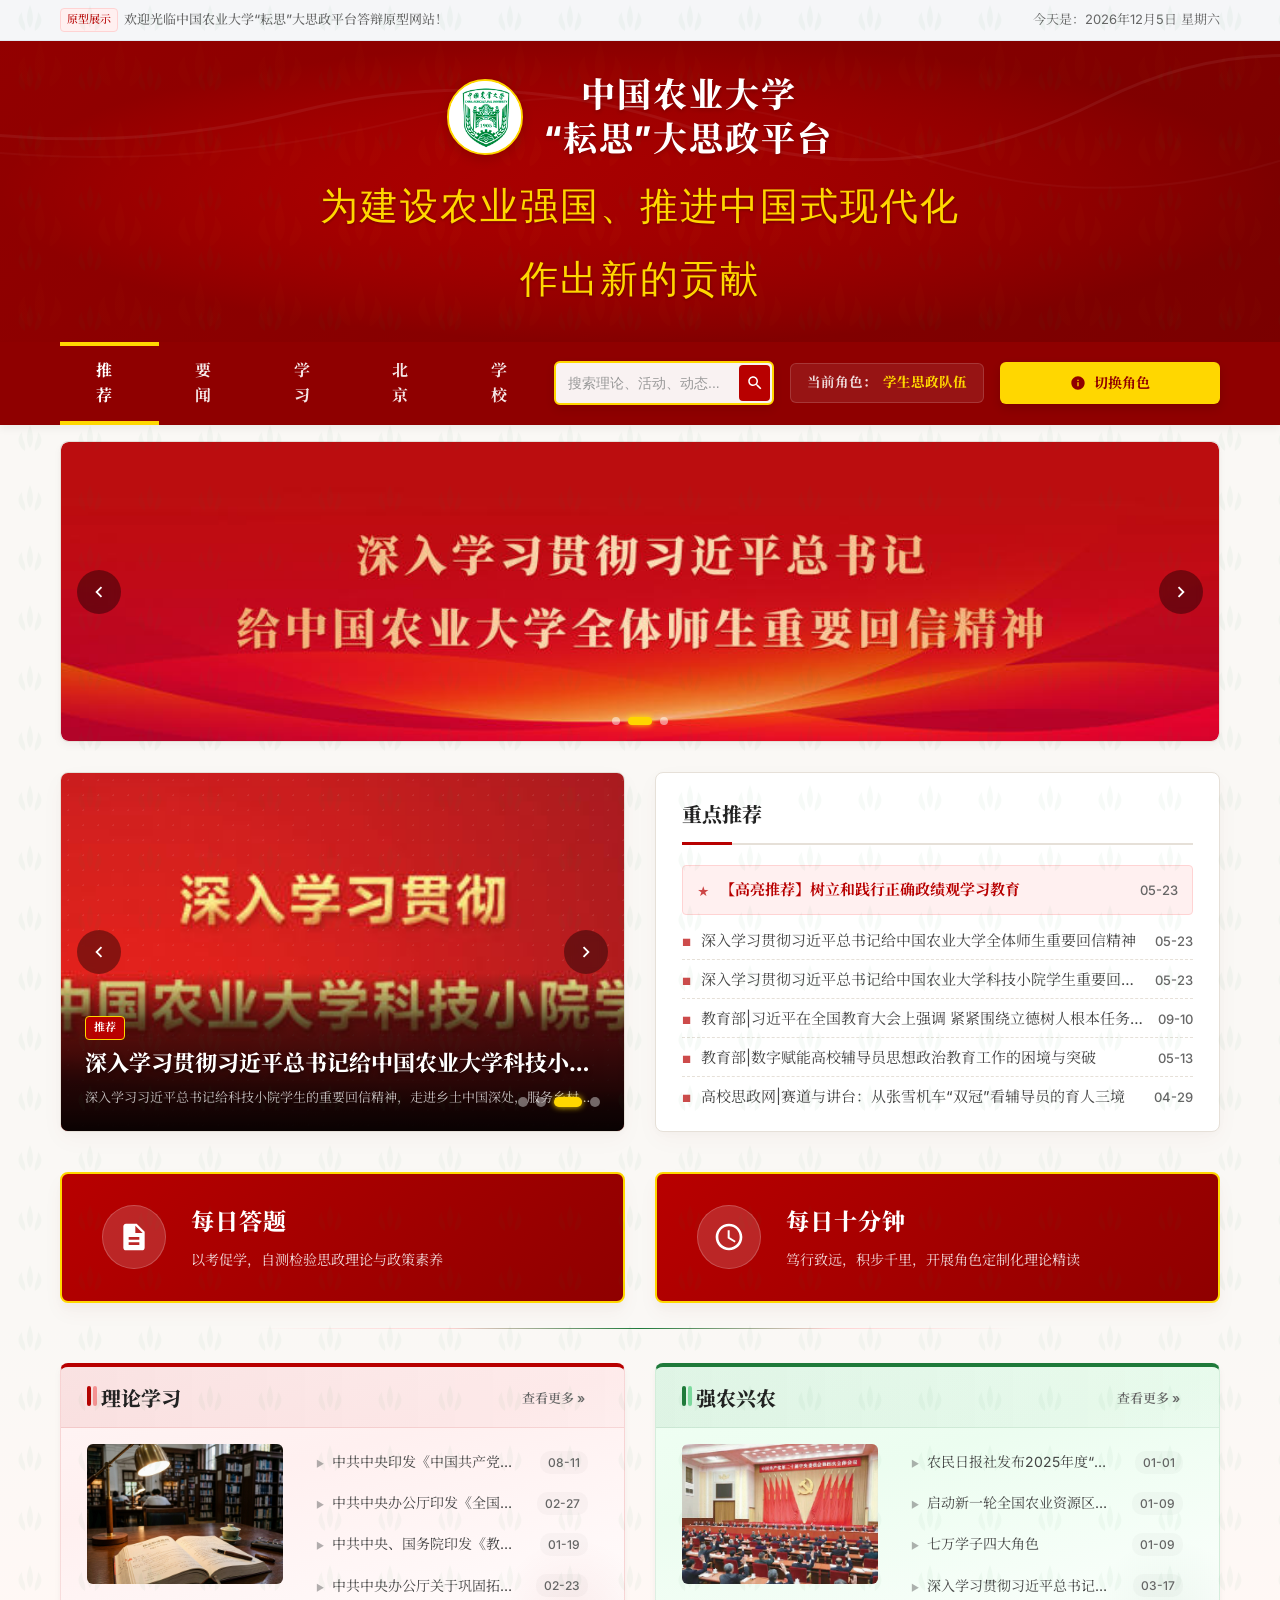
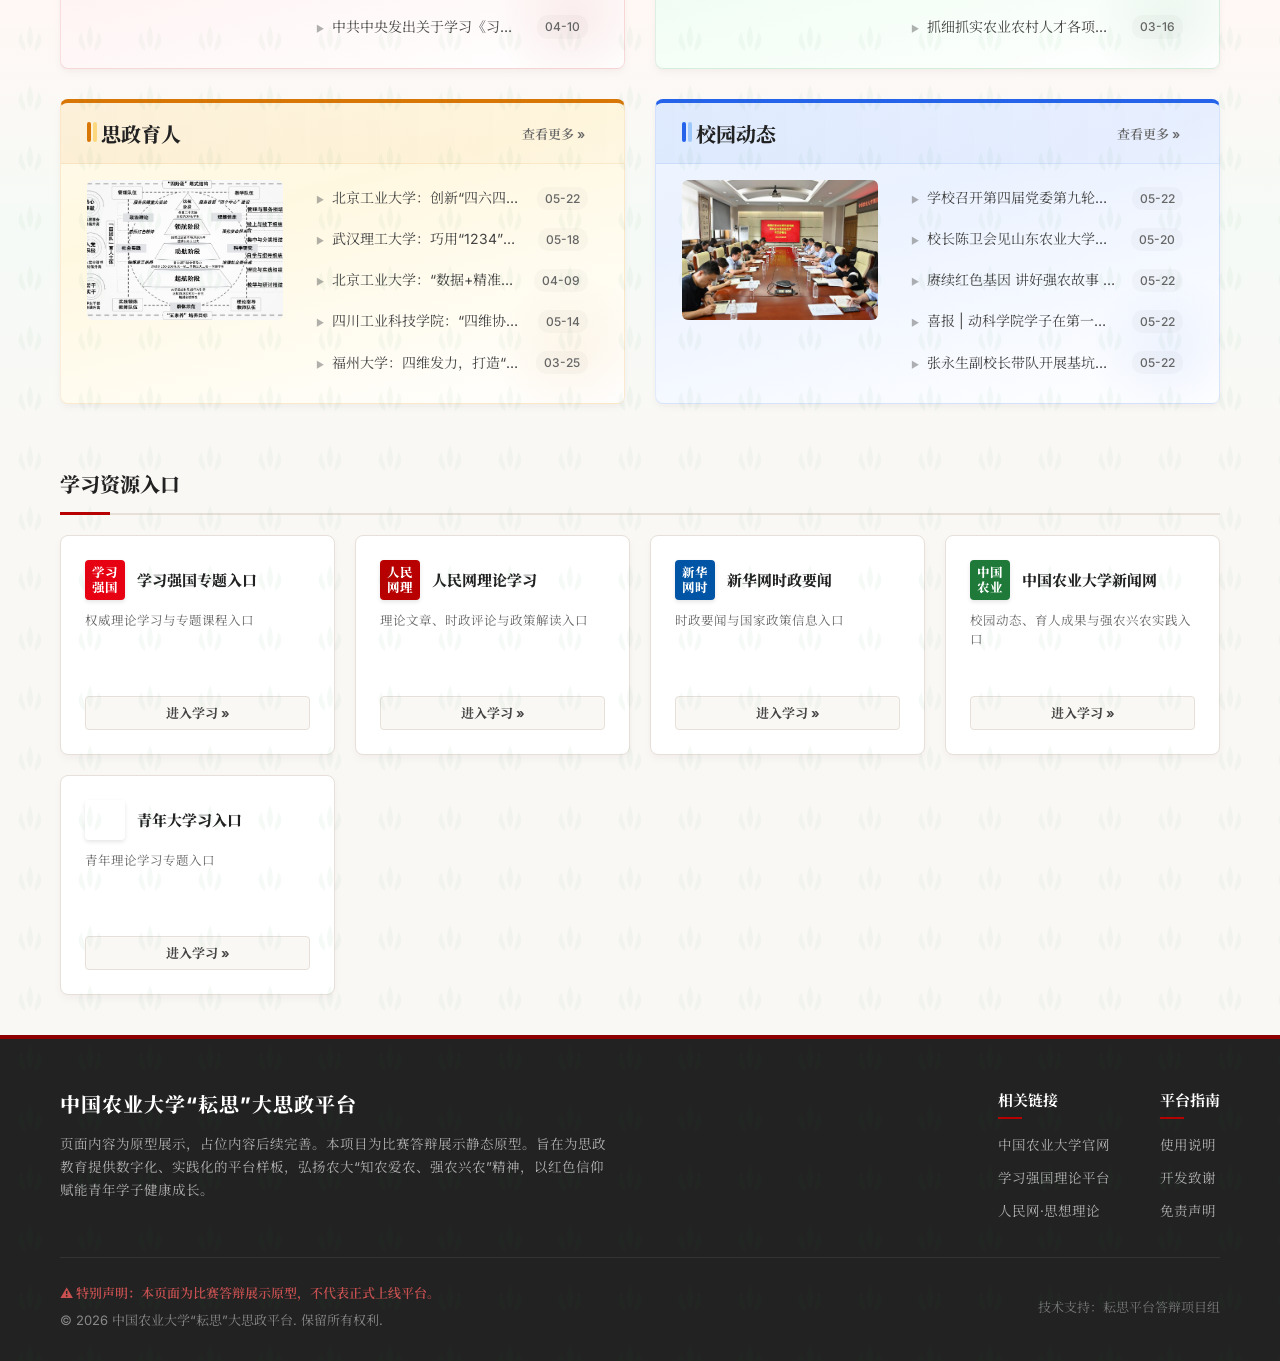
<file: main_student.html>
<!DOCTYPE html>
<html lang="zh-CN">
<head>
    <meta charset="UTF-8">
    <meta name="viewport" content="width=device-width, initial-scale=1.0">
    <title>中国农业大学“耘思”大思政平台 - 比赛答辩展示原型</title>
    <meta name="description" content="中国农业大学“耘思”大思政平台首页原型展示。本网页为比赛答辩展示静态原型，包含理论学习、强农兴农、思政育人、校园动态等思政模块。">
    <!-- 引入美化样式表 -->
    <link rel="stylesheet" href="css/style.css">
</head>
<body class="bg-wheat-pattern">

    <!-- 1. 顶部细小信息栏 -->
    <div class="top-info-bar">
        <div class="container">
            <div class="left-info">
                <span class="badge">原型展示</span>
                <span>欢迎光临中国农业大学“耘思”大思政平台答辩原型网站！</span>
            </div>
            <!-- 日期由 JavaScript 动态渲染 -->
            <div class="right-info" id="current-date">正在获取系统日期...</div>
        </div>
    </div>

    <!-- 2. 顶部主视觉红色横幅区域 -->
    <header class="main-header">
        <div class="container">
            <div class="header-logo-area">
                <!-- 中国农业大学官方校徽 -->
                <div class="logo-circle" title="中国农业大学校徽">
                    <img src="images/cau_logo.png" alt="中国农业大学校徽" style="width: 100%; height: 100%; object-fit: contain; transform: scale(1.35);">
                </div>
                <div class="header-text-group">
                    <h1 class="platform-logo-title">中国农业大学<br>“耘思”大思政平台</h1>
                </div>
            </div>
            
            <div class="header-right-area">
                <!-- Slogan Part 1 (Top Line) -->
                <div class="header-slogan-top">
                    <span>为建设农业强国、推进中国式现代化</span>
                </div>

                <!-- Slogan Part 2 -->
                <div class="header-slogan-bottom">
                    <span>作出新的贡献</span>
                </div>
            </div>
        </div>
    </header>

    <!-- 3. 主导航栏 -->
    <nav class="nav-bar">
        <div class="container">
            <ul class="nav-menu">
                <li class="nav-menu-item active"><a href="#">推荐</a></li>
                <li class="nav-menu-item"><a href="#">要闻</a></li>
                <li class="nav-menu-item"><a href="#">学习</a></li>
                <li class="nav-menu-item"><a href="#">北京</a></li>
                <li class="nav-menu-item"><a href="#">学校</a></li>
            </ul>
            
            <div class="nav-action-area">
                <!-- 可交互本地搜索框 -->
                <div class="search-box">
                    <input type="text" placeholder="搜索理论、活动、动态...">
                    <button type="button" class="search-btn" aria-label="搜索">
                        <svg viewBox="0 0 24 24">
                            <path d="M15.5 14h-.79l-.28-.27C15.41 12.59 16 11.11 16 9.5 16 5.91 13.09 3 9.5 3S3 5.91 3 9.5 5.91 16 9.5 16c1.61 0 3.09-.59 4.23-1.57l.27.28v.79l5 4.99L20.49 19l-4.99-5zm-6 0C7.01 14 5 11.99 5 9.5S7.01 5 9.5 5 14 7.01 14 9.5 11.99 14 9.5 14z"/>
                        </svg>
                    </button>
                </div>
                <!-- 当前角色标签 -->
                <span class="current-role-label">当前角色：<strong>学生思政队伍</strong></span>
                <!-- 切换角色入口 -->
                <a href="index.html" class="header-btn-link" title="返回角色选择页">
                    <svg style="width:16px;height:16px;fill:currentColor" viewBox="0 0 24 24">
                        <path d="M12 2C6.48 2 2 6.48 2 12s4.48 10 10 10 10-4.48 10-10S17.52 2 12 2zm1 15h-2v-6h2v6zm0-8h-2V7h2v2z"/>
                    </svg>
                    切换角色
                </a>
            </div>
        </div>
    </nav>

    <main>
        <!-- 新增顶部大图横幅轮播 -->
        <section class="top-banner-carousel-section">
            <div class="container">
                <div class="banner-carousel-wrapper">
                    <div class="banner-carousel-inner">
                        <div class="banner-carousel-slide active">
                            <a href="https://www.qstheory.cn/zt2026/zqzjg/index.htm" target="_blank">
                                <img src="images/auto/cover_news_common_201.jpg" alt="树立和践行正确政绩观">
                            </a>
                        </div>
                        <div class="banner-carousel-slide">
                            <a href="https://huixin.cau.edu.cn/" target="_blank">
                                <img src="images/auto/cover_news_common_202.jpg" alt="深入学习贯彻习近平总书记给中国农业大学全体师生重要回信精神" loading="lazy">
                            </a>
                        </div>
                        <div class="banner-carousel-slide">
                            <a href="https://xxhx.cau.edu.cn/" target="_blank">
                                <img src="images/auto/cover_news_common_203.jpg" alt="深入学习贯彻习近平总书记给中国农业大学科技小院学生重要回信精神" loading="lazy">
                            </a>
                        </div>
                    </div>
                    
                    <!-- 左右切换箭头 -->
                    <button class="banner-carousel-btn prev" aria-label="上一张">
                        <svg viewBox="0 0 24 24"><path d="M15.41 7.41L14 6l-6 6 6 6 1.41-1.41L10.83 12z"/></svg>
                    </button>
                    <button class="banner-carousel-btn next" aria-label="下一张">
                        <svg viewBox="0 0 24 24"><path d="M10 6L8.59 7.41 13.17 12l-4.58 4.59L10 18l6-6z"/></svg>
                    </button>
                    
                    <!-- 底部轮播圆点 -->
                    <div class="banner-carousel-dots">
                        <span class="banner-dot active"></span>
                        <span class="banner-dot"></span>
                        <span class="banner-dot"></span>
                    </div>
                </div>
            </div>
        </section>

        <!-- 4. 首页首屏主体区域 -->
        <section class="first-screen">
            <div class="container">
                <!-- 左侧头条大图轮播区域 -->
                <div class="carousel-wrapper">
                    <div class="carousel-inner" id="carousel-inner">
                        <!-- 动态渲染内容区域 -->
                    </div>

                    <!-- 左右切换箭头 -->
                    <button class="carousel-btn prev" aria-label="上一张">
                        <svg viewBox="0 0 24 24"><path d="M15.41 7.41L14 6l-6 6 6 6 1.41-1.41L10.83 12z"/></svg>
                    </button>
                    <button class="carousel-btn next" aria-label="下一张">
                        <svg viewBox="0 0 24 24"><path d="M10 6L8.59 7.41 13.17 12l-4.58 4.59L10 18l6-6z"/></svg>
                    </button>

                    <!-- 底部轮播圆点 -->
                    <div class="carousel-dots">
                        <span class="dot active"></span>
                        <span class="dot"></span>
                        <span class="dot"></span>
                    </div>
                </div>

                <!-- 右侧文章标题列表 -->
                <div class="recommend-list-wrapper">
                    <div class="section-title-bar">
                        <h3>重点推荐</h3>
                    </div>
                    <ul class="recommend-list" id="recommend-list">
                        <!-- 动态渲染推荐列表 -->
                    </ul>
                </div>
            </div>
        </section>

        <!-- 5. 在线学习专区（每日答题与每日十分钟） -->
        <section class="special-learning-banner">
            <div class="container">
                <div class="learning-portal-grid">
                    <!-- 每日答题入口卡片 -->
                    <a href="quiz.html?role=student" class="portal-card-btn-item quiz-portal">
                        <div class="portal-card-glow"></div>
                        <div class="portal-card-content">
                            <div class="portal-icon-box">
                                <svg viewBox="0 0 24 24">
                                    <path d="M14 2H6c-1.1 0-1.99.9-1.99 2L4 20c0 1.1.89 2 1.99 2H18c1.1 0 2-.9 2-2V8l-6-6zm2 16H8v-2h8v2zm0-4H8v-2h8v2zm-3-5V3.5L18.5 9H13z"/>
                                </svg>
                            </div>
                            <div class="portal-text-box">
                                <h3>每日答题</h3>
                                <p>以考促学，自测检验思政理论与政策素养</p>
                            </div>
                        </div>
                    </a>

                    <!-- 每日十分钟入口卡片 -->
                    <a href="study_ten.html?role=student" class="portal-card-btn-item time-portal">
                        <div class="portal-card-glow"></div>
                        <div class="portal-card-content">
                            <div class="portal-icon-box">
                                <svg viewBox="0 0 24 24">
                                    <path d="M11.99 2C6.47 2 2 6.48 2 12s4.47 10 9.99 10C17.52 22 22 17.52 22 12S17.52 2 11.99 2zM12 20c-4.42 0-8-3.58-8-8s3.58-8 8-8 8 3.58 8 8-3.58 8-8 8zm.5-13H11v6l5.25 3.15.75-1.23-4.5-2.67z"/>
                                </svg>
                            </div>
                            <div class="portal-text-box">
                                <h3>每日十分钟</h3>
                                <p>笃行致远，积步千里，开展角色定制化理论精读</p>
                            </div>
                        </div>
                    </a>
                </div>
            </div>
        </section>

        <!-- 6. 首页下方内容模块 -->
        <section class="content-grid-section">
            <div class="container">
                <div class="content-grid">
                    
                    <!-- 模块 1：理论学习 -->
                    <div class="card-module theory">
                        <div class="section-title-bar">
                            <h3>理论学习</h3>
                            <a href="more.html?type=theory" class="card-more-btn">查看更多 &raquo;</a>
                        </div>
                        <div class="card-content-layout">
                            <!-- 1 个小图片占位区域 -->
                            <div class="small-image-placeholder" title="理论学习图片占位">
                                <svg viewBox="0 0 24 24">
                                    <path d="M18 2H6c-1.1 0-2 .9-2 2v16c0 1.1.9 2 2 2h12c1.1 0 2-.9 2-2V4c0-1.1-.9-2-2-2zM6 4h5v8l-2.5-1.5L6 12V4z"/>
                                </svg>
                                <span>[ 理论学习图片占位 ]</span>
                            </div>
                            <!-- 3-5 条文字列表占位 -->
                            <ul class="card-list" id="theory-list">
                                <!-- 动态渲染理论学习列表 -->
                            </ul>
                        </div>
                    </div>

                    <!-- 模块 2：强农兴农 -->
                    <div class="card-module agriculture">
                        <div class="section-title-bar">
                            <h3>强农兴农</h3>
                            <a href="more.html?type=agriculture" class="card-more-btn">查看更多 &raquo;</a>
                        </div>
                        <div class="card-content-layout">
                            <!-- 1 个小图片占位区域 -->
                            <div class="small-image-placeholder" title="强农兴农图片占位">
                                <svg viewBox="0 0 24 24">
                                    <path d="M12 3v18M3 12h18M12 3a9 9 0 0 0-9 9 9 9 0 0 0 9 9 9 9 0 0 0 9-9 9 9 0 0 0-9-9z"/>
                                    <path d="M17 8c-3.11 0-6.19 1.4-8.08 4.02C8.36 12.92 8 13.93 8 15c0 1.66 1.34 3 3 3 1.07 0 2.08-.36 2.98-.92C16.6 15.19 18 12.11 18 9v-1h-1z" fill="none" stroke="#ffffff" stroke-width="2"/>
                                </svg>
                                <span>[ 强农兴农图片占位 ]</span>
                            </div>
                            <!-- 3-5 条文字列表占位 -->
                            <ul class="card-list" id="agri-list">
                                <!-- 动态渲染强农兴农列表 -->
                            </ul>
                        </div>
                    </div>

                    <!-- 模块 3：北京实践 -->
                    <div class="card-module practice">
                        <div class="section-title-bar">
                            <h3>思政育人</h3>
                            <a href="more.html?type=practice" class="card-more-btn">查看更多 &raquo;</a>
                        </div>
                        <div class="card-content-layout">
                            <!-- 1 个小图片占位区域 -->
                            <div class="small-image-placeholder" title="思政育人图片占位">
                                <svg viewBox="0 0 24 24">
                                    <path d="M12 2C8.13 2 5 5.13 5 9c0 5.25 7 13 7 13s7-7.75 7-13c0-3.87-3.13-7-7-7zm0 9.5c-1.38 0-2.5-1.12-2.5-2.5s1.12-2.5 2.5-2.5 2.5 1.12 2.5 2.5-1.12 2.5-2.5 2.5z"/>
                                </svg>
                                <span>[ 思政育人图片占位 ]</span>
                            </div>
                            <!-- 3-5 条文字列表占位 -->
                            <ul class="card-list" id="beijing-list">
                                <!-- 动态渲染北京实践列表 -->
                            </ul>
                        </div>
                    </div>

                    <!-- 模块 4：校园动态 -->
                    <div class="card-module campus">
                        <div class="section-title-bar">
                            <h3>校园动态</h3>
                            <a href="more.html?type=campus" class="card-more-btn">查看更多 &raquo;</a>
                        </div>
                        <div class="card-content-layout">
                            <!-- 1 个小图片占位区域 -->
                            <div class="small-image-placeholder" title="校园动态图片占位">
                                <svg viewBox="0 0 24 24">
                                    <path d="M12 3L1 9l11 6 9-4.91V17h2V9L12 3z"/>
                                    <path d="M5 13.18v4L12 21l7-3.82v-4L12 17l-7-3.82z"/>
                                </svg>
                                <span>[ 校园动态图片占位 ]</span>
                            </div>
                            <!-- 3-5 条文字列表占位 -->
                            <ul class="card-list" id="campus-list">
                                <!-- 动态渲染校园动态列表 -->
                            </ul>
                        </div>
                    </div>

                </div>
            </div>
        </section>



        <!-- 8. 学习资源入口（新增） -->
        <section class="resource-portal-section">
            <div class="container">
                <div class="section-title-bar">
                    <h3>学习资源入口</h3>
                </div>
                <div class="resource-grid" id="resource-grid">
                    <!-- 动态渲染资源入口列表 -->
                </div>
            </div>
        </section>
    </main>

    <!-- 9. 页脚区域 -->
    <footer class="site-footer">
        <div class="container">
            <div class="footer-top">
                <div class="footer-info">
                    <h4>中国农业大学“耘思”大思政平台</h4>
                    <p>页面内容为原型展示，占位内容后续完善。本项目为比赛答辩展示静态原型。旨在为思政教育提供数字化、实践化的平台样板，弘扬农大“知农爱农、强农兴农”精神，以红色信仰赋能青年学子健康成长。</p>
                </div>
                <div class="footer-links">
                    <div class="footer-link-group">
                        <h5>相关链接</h5>
                        <ul>
                            <li><a href="#">中国农业大学官网</a></li>
                            <li><a href="#">学习强国理论平台</a></li>
                            <li><a href="#">人民网·思想理论</a></li>
                        </ul>
                    </div>
                    <div class="footer-link-group">
                        <h5>平台指南</h5>
                        <ul>
                            <li><a href="#">使用说明</a></li>
                            <li><a href="#">开发致谢</a></li>
                            <li><a href="#">免责声明</a></li>
                        </ul>
                    </div>
                </div>
            </div>
            <div class="footer-bottom">
                <div class="footer-bottom-left">
                    <span class="disclaimer">⚠️ 特别声明：本页面为比赛答辩展示原型，不代表正式上线平台。</span>
                    <span>&copy; 2026 中国农业大学“耘思”大思政平台. 保留所有权利.</span>
                </div>
                <div class="footer-bottom-right">
                    <span>技术支持：耘思平台答辩项目组</span>
                </div>
            </div>
        </div>
    </footer>
    <!-- 引入纯静态数据源（解决本地双击直接打开时的跨域问题） -->
    <script src="data/news_common.js"></script>
    <script src="data/news_student.js"></script>
    <script src="data/theory.js"></script>
    <script src="data/agriculture.js?v=1.1"></script>
    <script src="data/practice.js"></script>
    <script src="data/campus.js"></script>
    <script src="data/resources.js"></script>
    
    <!-- 引入自定义交互脚本 -->
    <script src="js/main.js"></script>
</body>
</html>
</file>
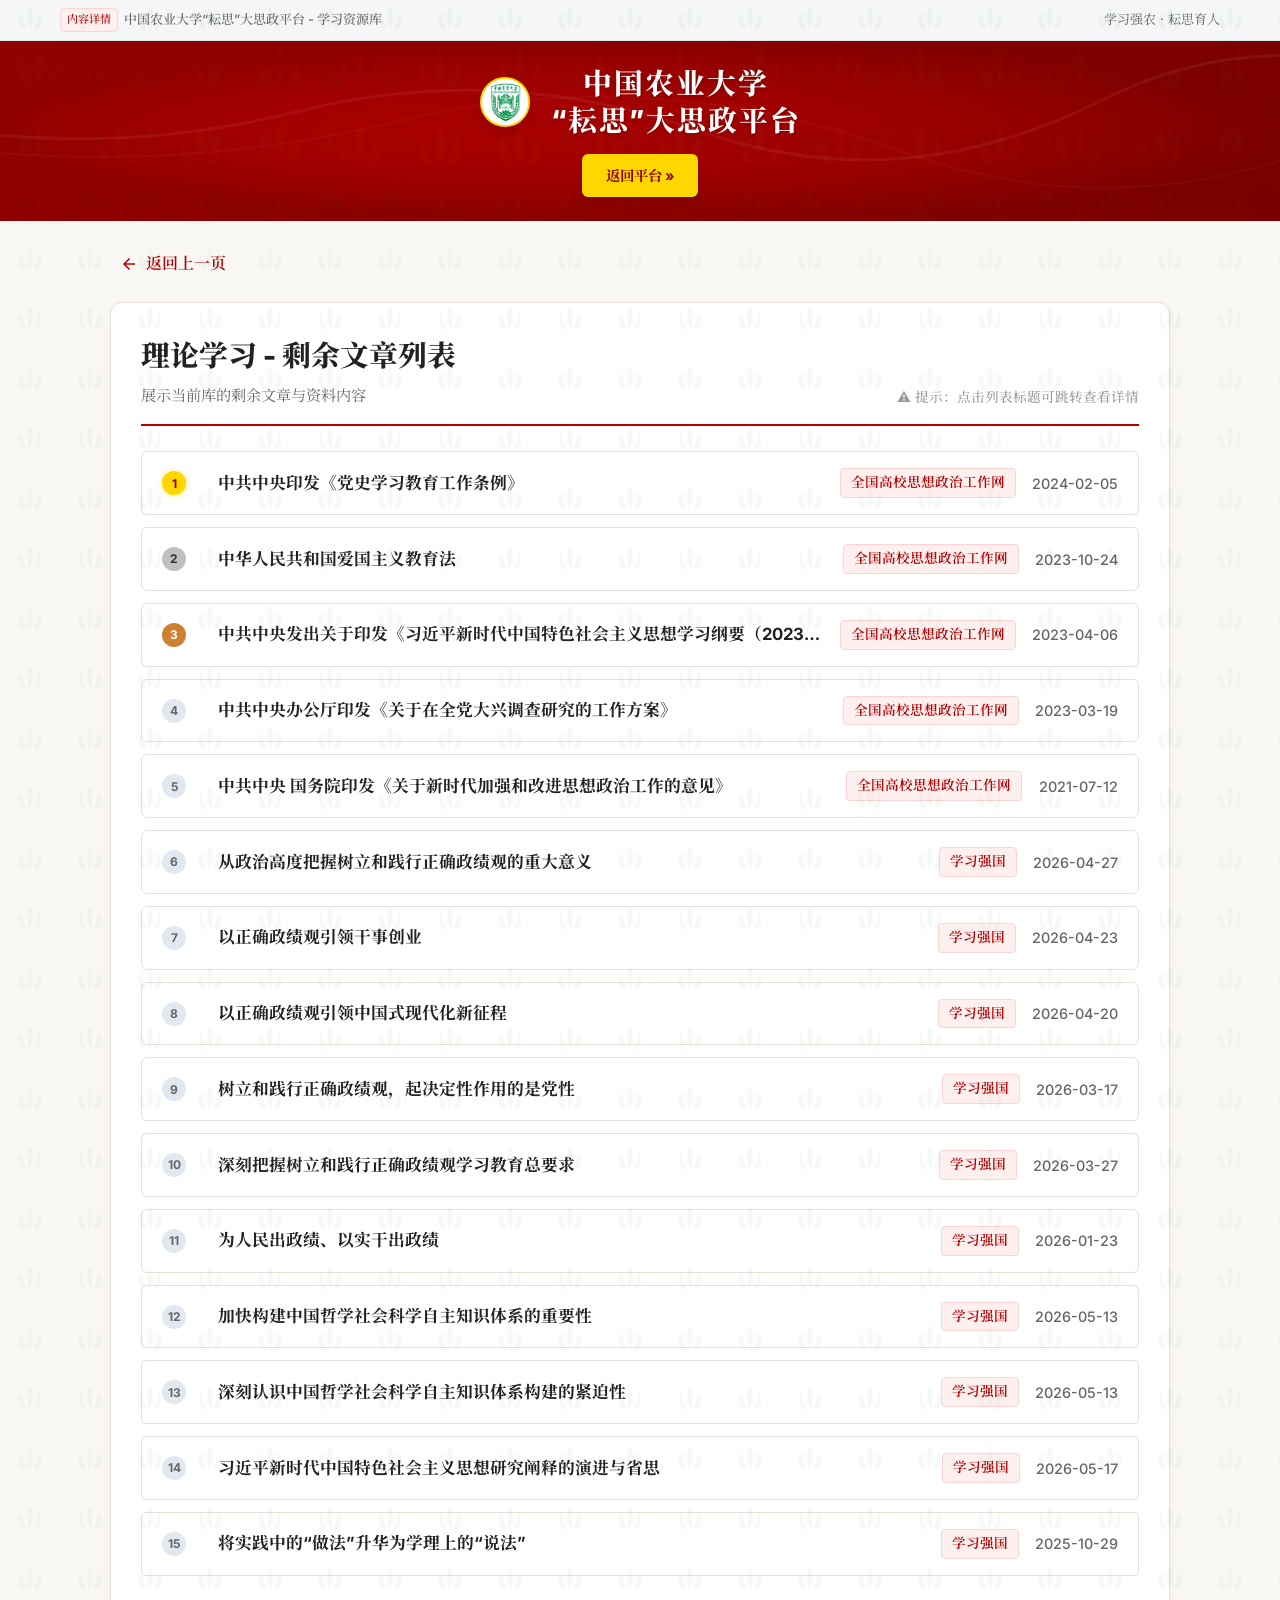
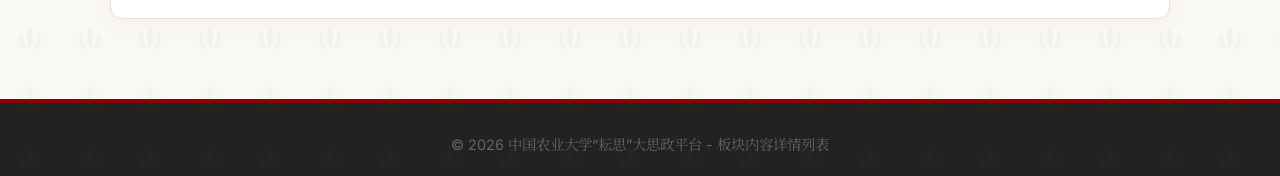
<file: more.html>
<!DOCTYPE html>
<html lang="zh-CN">
<head>
    <meta charset="UTF-8">
    <meta name="viewport" content="width=device-width, initial-scale=1.0">
    <title>更多内容列表 - 中国农业大学“耘思”大思政平台</title>
    <link rel="stylesheet" href="css/style.css">
    <style>
        .more-container {
            max-width: 1000px;
            margin: 40px auto;
            padding: 0 20px;
        }
        .back-btn-link {
            display: inline-flex;
            align-items: center;
            gap: 8px;
            color: var(--primary-red);
            text-decoration: none;
            font-weight: 600;
            margin-bottom: 25px;
            transition: all 0.3s;
        }
        .back-btn-link:hover {
            transform: translateX(-5px);
            color: var(--deep-red);
        }
        .list-card {
            background: #ffffff;
            border-radius: 12px;
            border: 1px solid var(--border-color);
            box-shadow: var(--shadow-md);
            padding: 40px;
        }
        .list-header {
            border-bottom: 2px solid var(--primary-red);
            padding-bottom: 20px;
            margin-bottom: 30px;
            display: flex;
            justify-content: space-between;
            align-items: flex-end;
        }
        .list-header h2 {
            font-size: 1.8rem;
            color: var(--text-main);
            font-weight: 800;
            margin: 0;
        }
        .list-header .subtitle {
            color: var(--text-muted);
            font-size: 0.95rem;
            margin-top: 5px;
        }
        .list-ul {
            list-style: none;
            padding: 0;
            margin: 0;
        }
        .list-li {
            padding: 20px 0;
            border-bottom: 1px dashed #e2e8f0;
            display: grid;
            grid-template-columns: 1fr auto auto;
            gap: 20px;
            align-items: center;
            transition: all 0.2s;
        }
        .list-li:hover {
            background-color: var(--primary-red-light);
            padding-left: 10px;
            border-radius: 6px;
        }
        .list-li-title {
            font-size: 1.05rem;
            font-weight: 600;
            color: #333333;
            text-decoration: none;
            transition: color 0.3s;
            overflow: hidden;
            text-overflow: ellipsis;
            white-space: nowrap;
        }
        .list-li-title:hover {
            color: var(--primary-red);
        }
        .list-li-source {
            font-size: 0.88rem;
            color: #e57373;
            background: #ffebee;
            padding: 4px 10px;
            border-radius: 4px;
            font-weight: 500;
        }
        .list-li-date {
            font-size: 0.9rem;
            color: var(--text-muted);
            min-width: 80px;
            text-align: right;
        }
        .empty-tip {
            text-align: center;
            padding: 60px 0;
            color: var(--text-muted);
        }
        .empty-tip svg {
            width: 48px;
            height: 48px;
            fill: #cbd5e1;
            margin-bottom: 15px;
        }
        .empty-tip p {
            font-size: 1.05rem;
            font-weight: 500;
        }
    </style>
</head>
<body class="bg-wheat-pattern">

    <!-- 1. 顶部细小信息栏 -->
    <div class="top-info-bar">
        <div class="container">
            <div class="left-info">
                <span class="badge">内容详情</span>
                <span>中国农业大学“耘思”大思政平台 - 学习资源库</span>
            </div>
            <div class="right-info" id="current-date">学习强农 · 耘思育人</div>
        </div>
    </div>

    <!-- 顶栏保留LOGO和返回链接 -->
    <header class="main-header" style="padding: 24px 0;">
        <div class="container" style="display: flex; justify-content: space-between; align-items: center;">
            <div class="header-logo-area">
                <!-- 中国农业大学官方校徽 -->
                <div class="logo-circle" title="中国农业大学校徽" style="width: 50px; height: 50px; border: 2px solid var(--accent-gold); background-color: #FFFFFF;">
                    <img src="images/cau_logo.png" alt="中国农业大学校徽" style="width: 100%; height: 100%; object-fit: contain; transform: scale(1.35);">
                </div>
                <div class="header-text-group">
                    <h1 class="platform-logo-title" style="font-size: 1.8rem; color: #ffffff;">中国农业大学<br>“耘思”大思政平台</h1>
                </div>
            </div>
            <div>
                <a href="javascript:goBack()" class="header-btn-link" style="width: auto; padding: 10px 24px; font-size: 0.9rem;">
                    返回平台 &raquo;
                </a>
            </div>
        </div>
    </header>

    <div class="more-container">
        <!-- 返回面包屑 -->
        <a href="javascript:goBack()" class="back-btn-link" style="margin-left: 10px;">
            <svg style="width: 18px; height: 18px; fill: currentColor;" viewBox="0 0 24 24">
                <path d="M20 11H7.83l5.59-5.59L12 4l-8 8 8 8 1.41-1.41L7.83 13H20v-2z"/>
            </svg>
            返回上一页
        </a>

        <!-- 列表卡片 -->
        <div class="list-card" style="padding: 30px;">
            <div class="list-header" style="border-bottom: 2px solid var(--primary-red); padding-bottom: 16px; margin-bottom: 25px;">
                <div>
                    <h2 id="page-title">数据加载中...</h2>
                    <div class="subtitle" id="page-subtitle">展示当前库的剩余文章与资料内容</div>
                </div>
                <span style="font-size: 0.85rem; color: #999; font-weight: 500;">⚠️ 提示：点击列表标题可跳转查看详情</span>
            </div>

            <!-- 文章列表 -->
            <ul class="list-ul" id="detail-list">
                <!-- 由 JavaScript 动态渲染 -->
            </ul>
        </div>
    </div>

    <!-- 页脚 -->
    <footer class="site-footer" style="margin-top: 80px; padding: 30px 0 20px 0;">
        <div class="container" style="text-align: center; color: var(--text-muted); font-size: 0.9rem;">
            <p>&copy; 2026 中国农业大学“耘思”大思政平台 - 板块内容详情列表</p>
        </div>
    </footer>

    <!-- 优化：改为通过 JS 动态按需载入数据文件，避免一次性加载所有 JSON 数据 -->
    <script>
        // 智能回退函数：优先回到来源大平台页，若无来源则回到引导选择页
        function goBack() {
            const referrer = document.referrer;
            if (referrer && (referrer.includes('main_admin') || referrer.includes('main_faculty') || referrer.includes('main_student'))) {
                window.location.href = referrer;
            } else {
                window.history.back();
            }
        }

        document.addEventListener('DOMContentLoaded', () => {
            // 解析 URL 参数获取类型
            const params = new URLSearchParams(window.location.search);
            const type = params.get('type') || 'theory';

            const pageTitleEl = document.getElementById('page-title');
            const listContainer = document.getElementById('detail-list');

            if (!listContainer) return;

            // 数据路径映射
            const dataScripts = {
                'theory': 'data/theory.js',
                'agriculture': 'data/agriculture.js?v=1.1',
                'practice': 'data/practice.js',
                'campus': 'data/campus.js'
            };

            const scriptUrl = dataScripts[type] || 'data/theory.js';

            // 动态创建并加载对应分类的单个 JS 数据源文件
            const script = document.createElement('script');
            script.src = scriptUrl;
            script.onload = () => {
                let newsList = [];
                let moduleName = "";

                // 识别分类与对应数据
                switch (type) {
                    case 'theory':
                        newsList = window.theoryData || [];
                        moduleName = "理论学习";
                        break;
                    case 'agriculture':
                        newsList = window.agricultureData || [];
                        moduleName = "强农兴农";
                        break;
                    case 'practice':
                        newsList = window.practiceData || [];
                        moduleName = "思政育人";
                        break;
                    case 'campus':
                        newsList = window.campusData || [];
                        moduleName = "校园动态";
                        break;
                    default:
                        newsList = [];
                        moduleName = "未知版块";
                }

                pageTitleEl.textContent = `${moduleName} - 剩余文章列表`;

                if (newsList.length === 0) {
                    listContainer.innerHTML = `
                        <div class="empty-tip">
                            <svg viewBox="0 0 24 24">
                                <path d="M20 2H4c-1.1 0-1.99.9-1.99 2L2 22l4-4h14c1.1 0 2-.9 2-2V4c0-1.1-.9-2-2-2zM6 9h12v2H6V9zm8 5H6v-2h8v2zm4-6H6V6h12v2z"/>
                            </svg>
                            <p>该板块下暂无文章数据。</p>
                        </div>
                    `;
                    return;
                }

                // 截取第 5 条后面的剩余内容（slice(5) 获取索引 5 也就是第 6 条之后的所有数据）
                const remainingNews = newsList.slice(5);

                if (remainingNews.length === 0) {
                    listContainer.innerHTML = `
                        <div class="empty-tip">
                            <svg viewBox="0 0 24 24">
                                <path d="M20 2H4c-1.1 0-1.99.9-1.99 2L2 22l4-4h14c1.1 0 2-.9 2-2V4c0-1.1-.9-2-2-2zM6 9h12v2H6V9zm8 5H6v-2h8v2zm4-6H6V6h12v2z"/>
                            </svg>
                            <p>该板块下暂无更多剩余内容。</p>
                            <span style="font-size: 0.85rem; color:#a0aec0; margin-top:5px; display:inline-block;">（首页展示的前 5 条已是全部数据）</span>
                        </div>
                    `;
                    return;
                }

                // 渲染剩余文章 (使用美化后的 card 与 序号标徽)
                let html = '';
                remainingNews.forEach((item, index) => {
                    const targetUrl = item.url && item.url !== '#' ? item.url : '#';
                    const dateStr = item.date || '暂无日期';
                    
                    html += `
                        <li class="more-list-item">
                            <span class="more-list-item-index">${index + 1}</span>
                            <a href="${targetUrl}" target="_blank" class="list-li-title" title="${item.title}" style="font-weight: 700; color: var(--text-main); font-size: 1.05rem;">${item.title}</a>
                            <span class="list-li-source" style="background-color: var(--primary-red-light); color: var(--primary-red); border: 1px solid var(--primary-red-border); padding: 3px 10px; border-radius: 4px; font-weight: 600; font-size: 0.85rem;">${item.source || '本站'}</span>
                            <span class="list-li-date" style="color: var(--text-muted); font-size: 0.9rem; font-weight: 500;">${dateStr}</span>
                        </li>
                    `;
                });
                listContainer.innerHTML = html;
            };
            script.onerror = () => {
                listContainer.innerHTML = `
                    <div class="empty-tip">
                        <p style="color: var(--primary-red);">无法加载该版块的数据，请确认对应的静态数据文件存在。</p>
                    </div>
                `;
            };
            document.head.appendChild(script);
        });
    </script>

</body>
</html>
</file>
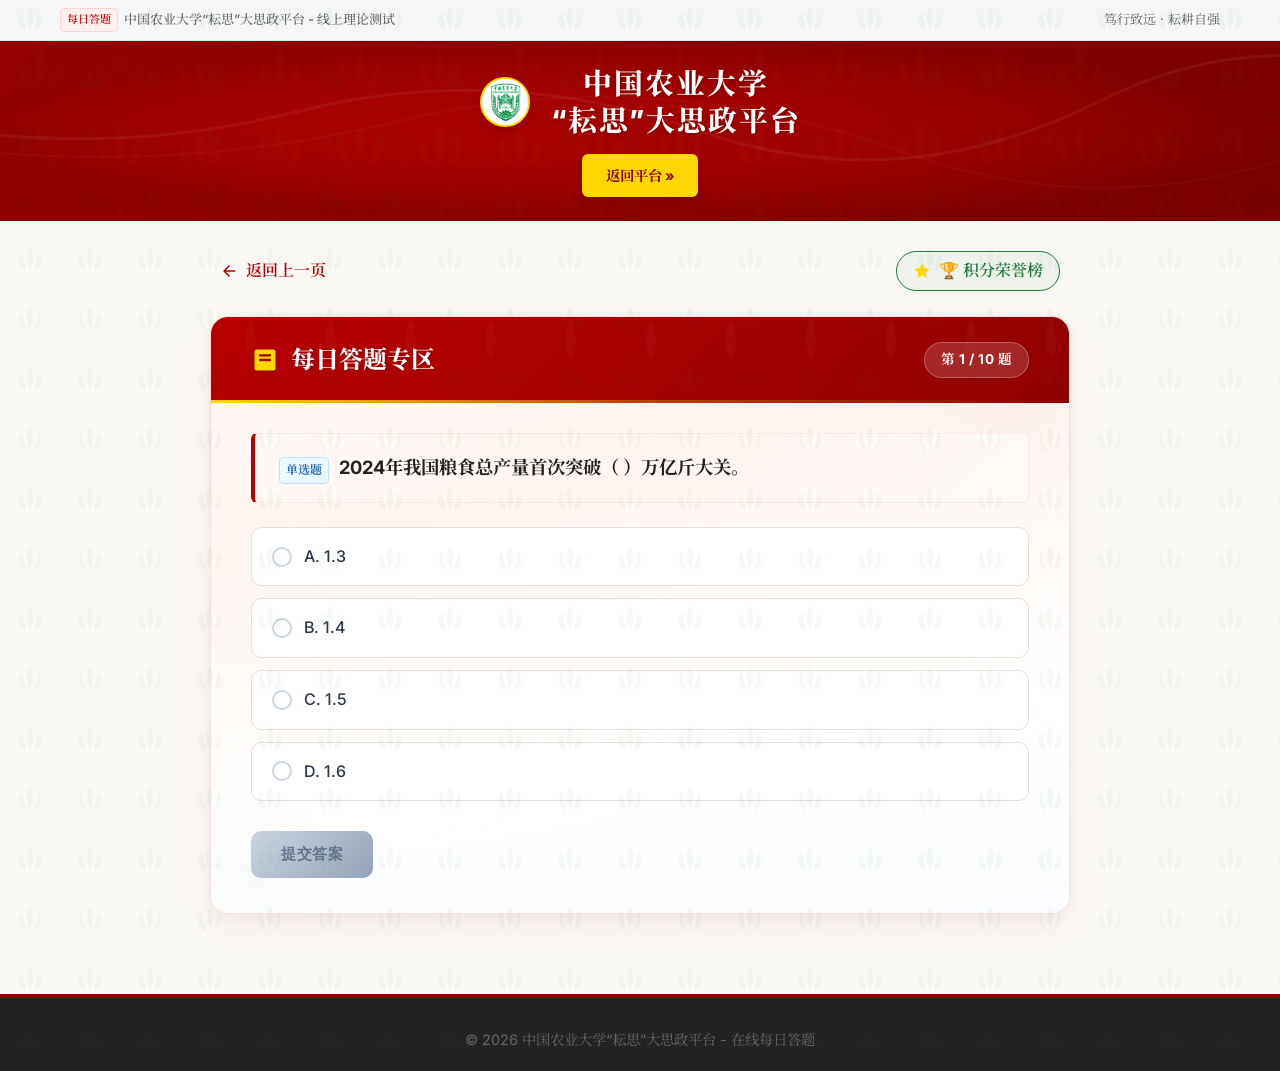
<file: quiz.html>
<!DOCTYPE html>
<html lang="zh-CN">
<head>
    <meta charset="UTF-8">
    <meta name="viewport" content="width=device-width, initial-scale=1.0">
    <title>每日答题 - 中国农业大学“耘思”大思政平台</title>
    <link rel="stylesheet" href="css/style.css">
    <style>
        /* 答题卡片扩展样式 */
        .quiz-option-item {
            cursor: pointer;
            padding: 16px 20px;
            margin-bottom: 12px;
            background: #ffffff;
            border: 1.5px solid #e2e8f0;
            border-radius: 8px;
            display: flex;
            align-items: center;
            gap: 12px;
            font-size: 1rem;
            font-weight: 500;
            color: #2d3748;
            transition: all 0.2s ease;
            user-select: none;
        }
        
        .quiz-option-item:hover {
            border-color: #a61e22;
            background-color: #fff9f9;
        }

        .quiz-option-item.selected {
            background-color: #f7e8e9;
            border-color: #a61e22;
            color: #a61e22;
            font-weight: 600;
        }

        /* 单选多选图标 */
        .option-icon {
            width: 20px;
            height: 20px;
            border-radius: 50%;
            border: 2px solid #cbd5e1;
            display: flex;
            align-items: center;
            justify-content: center;
            flex-shrink: 0;
            transition: all 0.2s ease;
            font-size: 10px;
        }

        .quiz-option-item.selected .option-icon {
            border-color: #a61e22;
            background-color: #a61e22;
            color: #ffffff;
        }

        .quiz-option-item.selected .option-icon::after {
            content: '';
            width: 8px;
            height: 8px;
            background-color: #ffffff;
            border-radius: 50%;
            display: block;
        }

        /* 多选框图标（方形） */
        .quiz-option-item.multiple-type .option-icon {
            border-radius: 4px;
        }

        .quiz-option-item.multiple-type.selected .option-icon::after {
            content: '✓';
            color: #ffffff;
            font-size: 12px;
            font-weight: bold;
            background: transparent;
            border-radius: 0;
        }

        /* 答对与答错的反馈样式 */
        .quiz-option-item.correct {
            border-color: #319795 !important;
            background-color: #e6fffa !important;
            color: #234e52 !important;
        }

        .quiz-option-item.correct .option-icon {
            border-color: #319795 !important;
            background-color: #319795 !important;
        }

        .quiz-option-item.correct .option-icon::after {
            content: '✓' !important;
            color: #ffffff !important;
            font-size: 12px !important;
            font-weight: bold !important;
            background: transparent !important;
            border-radius: 0 !important;
        }

        .quiz-option-item.wrong {
            border-color: #e53e3e !important;
            background-color: #fff5f5 !important;
            color: #742a2a !important;
        }

        .quiz-option-item.wrong .option-icon {
            border-color: #e53e3e !important;
            background-color: #e53e3e !important;
        }

        .quiz-option-item.wrong .option-icon::after {
            content: '✗' !important;
            color: #ffffff !important;
            font-size: 12px !important;
            font-weight: bold !important;
            background: transparent !important;
            border-radius: 0 !important;
        }

        /* 应该选但没选中的多选项 */
        .quiz-option-item.should-have-selected {
            border-color: #319795 !important;
            border-style: dashed !important;
        }

        /* 填空题输入框 */
        .quiz-fill-input {
            width: 100%;
            padding: 16px 20px;
            border: 2px solid #e2e8f0;
            border-radius: 8px;
            font-size: 1.1rem;
            outline: none;
            transition: all 0.3s ease;
            margin-bottom: 20px;
        }

        .quiz-fill-input:focus {
            border-color: #a61e22;
            box-shadow: 0 0 0 3px rgba(166, 30, 34, 0.15);
        }

        .quiz-fill-input.correct {
            border-color: #319795;
            background-color: #e6fffa;
        }

        .quiz-fill-input.wrong {
            border-color: #e53e3e;
            background-color: #fff5f5;
        }

        /* 填空题正确答案显示 */
        .fill-correct-answer {
            margin-top: 10px;
            padding: 12px 18px;
            background-color: #e6fffa;
            border: 1px solid #b2f5ea;
            border-radius: 6px;
            color: #234e52;
            font-size: 0.95rem;
        }

        /* 最终报告单样式 */
        .quiz-report {
            text-align: left;
            margin-top: 30px;
            border-top: 1px solid #e2e8f0;
            padding-top: 30px;
        }

        .report-title {
            font-size: 1.25rem;
            font-weight: 700;
            color: #2d3748;
            margin-bottom: 20px;
            display: flex;
            align-items: center;
            gap: 8px;
        }

        .report-list {
            display: flex;
            flex-direction: column;
            gap: 15px;
        }

        .report-item {
            background-color: #ffffff;
            border: 1px solid #e2e8f0;
            border-radius: 8px;
            padding: 18px 24px;
            transition: all 0.2s ease;
        }

        .report-item:hover {
            box-shadow: 0 4px 12px rgba(0, 0, 0, 0.05);
        }

        .report-item-header {
            display: flex;
            justify-content: space-between;
            align-items: center;
            margin-bottom: 12px;
        }

        .report-question-title {
            font-weight: 700;
            color: #2d3748;
            font-size: 1.05rem;
            line-height: 1.5;
        }

        .report-status-badge {
            padding: 4px 10px;
            border-radius: 20px;
            font-size: 0.8rem;
            font-weight: 700;
        }

        .report-status-badge.correct {
            background-color: #e6fffa;
            color: #319795;
            border: 1px solid #b2f5ea;
        }

        .report-status-badge.wrong {
            background-color: #fff5f5;
            color: #e53e3e;
            border: 1px solid #fed7d7;
        }

        .report-detail-box {
            font-size: 0.92rem;
            color: #4a5568;
            display: flex;
            flex-direction: column;
            gap: 6px;
            padding: 12px;
            background-color: #f7fafc;
            border-radius: 6px;
            border-left: 3px solid #cbd5e1;
            margin-top: 8px;
        }

        .report-detail-box.correct {
            border-left-color: #319795;
        }

        .report-detail-box.wrong {
            border-left-color: #e53e3e;
        }

        .type-tag {
            font-size: 0.75rem;
            padding: 2px 6px;
            border-radius: 4px;
            font-weight: bold;
            display: inline-block;
            margin-right: 6px;
        }
        
        .type-tag.single {
            background-color: #ebf8ff;
            color: #2b6cb0;
            border: 1px solid #bee3f8;
        }

        .type-tag.multiple {
            background-color: #faf5ff;
            color: #6b46c1;
            border: 1px solid #e9d8fd;
        }

        .type-tag.fill {
            background-color: #fffaf0;
            color: #dd6b20;
            border: 1px solid #feebc8;
        }

        /* 炫酷得分仪表盘 */
        .score-circle-wrapper {
            position: relative;
            width: 140px;
            height: 140px;
            margin: 0 auto 20px auto;
            display: flex;
            align-items: center;
            justify-content: center;
        }

        .score-circle-bg {
            position: absolute;
            width: 100%;
            height: 100%;
            border-radius: 50%;
            border: 10px solid #edf2f7;
        }

        .score-circle-fill {
            position: absolute;
            width: 100%;
            height: 100%;
            border-radius: 50%;
            border: 10px solid transparent;
            border-top-color: #a61e22;
            border-right-color: #a61e22;
            transform: rotate(-45deg);
        }

        .score-number {
            font-size: 2.5rem;
            font-weight: 900;
            color: #a61e22;
            position: relative;
            z-index: 2;
        }

        .score-unit {
            font-size: 1rem;
            color: #718096;
            font-weight: 600;
        }

        /* 积分荣誉榜链接样式与悬浮动画 */
        .points-center-link:hover {
            background-color: rgba(31, 122, 58, 0.08) !important;
            transform: translateY(-2px);
            box-shadow: 0 4px 10px rgba(31, 122, 58, 0.12) !important;
            border-color: var(--cau-green-hover) !important;
            color: var(--cau-green-hover) !important;
        }

        /* 模态弹窗样式 */
        .modal-overlay {
            position: fixed;
            inset: 0;
            background-color: rgba(0, 0, 0, 0.45);
            backdrop-filter: blur(5px);
            -webkit-backdrop-filter: blur(5px);
            display: none;
            align-items: center;
            justify-content: center;
            z-index: 9999;
            opacity: 0;
            transition: opacity 0.3s ease;
        }

        .modal-overlay.show {
            display: flex;
            opacity: 1;
        }

        .modal-content {
            background-color: #ffffff;
            width: 92%;
            max-width: 680px;
            max-height: 90vh;
            display: flex;
            flex-direction: column;
            border-radius: 14px;
            box-shadow: 0 10px 30px rgba(0, 0, 0, 0.15);
            border: 1px solid #e6e0d8;
            overflow: hidden;
            transform: scale(0.9);
            transition: transform 0.3s ease;
            text-align: left;
        }

        .modal-overlay.show .modal-content {
            transform: scale(1);
        }

        .modal-header {
            background: linear-gradient(135deg, var(--cau-green) 0%, var(--cau-green-hover) 100%);
            padding: 18px 24px;
            display: flex;
            justify-content: space-between;
            align-items: center;
            color: #ffffff;
        }

        .modal-header h3 {
            font-size: 1.2rem;
            font-weight: 800;
            margin: 0;
            display: flex;
            align-items: center;
            text-shadow: 0 1px 2px rgba(0, 0, 0, 0.1);
        }

        .modal-close-btn {
            background: none;
            border: none;
            color: rgba(255, 255, 255, 0.8);
            font-size: 1.8rem;
            cursor: pointer;
            transition: color 0.2s;
            line-height: 1;
            padding: 0;
        }

        .modal-close-btn:hover {
            color: #ffffff;
        }

        .modal-body {
            padding: 24px;
            display: flex;
            flex-direction: column;
            gap: 20px;
            overflow-y: auto;
        }

        /* 积分荣誉榜表格 */
        .leaderboard-table-container {
            width: 100%;
            overflow-x: auto;
            border-radius: 8px;
            border: 1px solid #e2e8f0;
        }

        .leaderboard-table {
            width: 100%;
            border-collapse: collapse;
            font-size: 0.95rem;
            text-align: left;
        }

        .leaderboard-table th {
            background-color: #f7fafc;
            color: #4a5568;
            font-weight: 700;
            padding: 12px 16px;
            border-bottom: 2px solid #e2e8f0;
        }

        .leaderboard-table td {
            padding: 12px 16px;
            border-bottom: 1px solid #e2e8f0;
            color: #2d3748;
        }

        .leaderboard-table tr:hover {
            background-color: #fcfdfe;
        }

        .leaderboard-table tr.rank-top {
            background-color: #fffdf9;
        }

        .leaderboard-table tr.rank-1st {
            background-color: #fffaf0;
        }

        .leaderboard-table tr.rank-1st td {
            font-weight: 700;
        }

        .rank-badge {
            display: inline-flex;
            width: 24px;
            height: 24px;
            border-radius: 50%;
            align-items: center;
            justify-content: center;
            font-size: 0.78rem;
            font-weight: 800;
            color: #718096;
            background-color: #edf2f7;
        }

        .rank-1st .rank-badge {
            background-color: #ffd700;
            color: #800000;
            box-shadow: 0 0 6px rgba(255, 215, 0, 0.5);
        }

        .rank-2nd .rank-badge {
            background-color: #cbd5e1;
            color: #334155;
        }

        .rank-3rd .rank-badge {
            background-color: #ed8936;
            color: #ffffff;
        }

        .highlight-score {
            color: #a61e22;
            font-weight: 700;
        }

        /* 提示卡片 */
        .points-prompt-card {
            display: flex;
            gap: 12px;
            background-color: #f0fff4;
            border: 1px solid #c6f6d5;
            border-radius: 8px;
            padding: 16px;
            align-items: flex-start;
        }

        .points-prompt-icon {
            font-size: 1.25rem;
            line-height: 1;
        }

        .points-prompt-text {
            font-size: 0.88rem;
            color: #22543d;
            line-height: 1.5;
        }

        /* 积分榜手机端适配 */
        @media screen and (max-width: 600px) {
            .modal-content {
                width: 94%;
                max-height: 85vh;
                border-radius: 12px;
            }
            
            .modal-header {
                padding: 12px 16px;
            }
            
            .modal-header h3 {
                font-size: 1.05rem;
            }
            
            .modal-close-btn {
                font-size: 1.6rem;
            }
            
            .modal-body {
                padding: 16px;
                gap: 12px;
            }
            
            .leaderboard-table-container {
                border-radius: 6px;
            }
            
            .leaderboard-table th, 
            .leaderboard-table td {
                padding: 8px 6px;
                font-size: 0.8rem;
            }
            
            /* 让学校/学院名称可以合理换行，防止过宽撑开表格 */
            .leaderboard-table td:nth-child(2) {
                white-space: normal;
                word-break: break-all;
                min-width: 80px;
                line-height: 1.3;
            }
            
            /* 对于数字和分数，保持单行显示 */
            .leaderboard-table th:nth-child(1),
            .leaderboard-table td:nth-child(1),
            .leaderboard-table th:nth-child(3),
            .leaderboard-table td:nth-child(3),
            .leaderboard-table th:nth-child(4),
            .leaderboard-table td:nth-child(4),
            .leaderboard-table th:nth-child(5),
            .leaderboard-table td:nth-child(5) {
                white-space: nowrap;
            }
            
            .points-prompt-card {
                padding: 12px;
                gap: 8px;
            }
            
            .points-prompt-text {
                font-size: 0.8rem;
                line-height: 1.4;
            }
        }
    </style>
</head>
<body class="bg-wheat-pattern">

    <!-- 1. 顶部细小信息栏 -->
    <div class="top-info-bar">
        <div class="container">
            <div class="left-info">
                <span class="badge">每日答题</span>
                <span>中国农业大学“耘思”大思政平台 - 线上理论测试</span>
            </div>
            <div class="right-info" id="current-date">笃行致远 · 耘耕自强</div>
        </div>
    </div>

    <!-- 顶栏 -->
    <header class="main-header" style="padding: 24px 0;">
        <div class="container" style="display: flex; justify-content: space-between; align-items: center;">
            <div class="header-logo-area">
                <!-- 中国农业大学官方校徽 -->
                <div class="logo-circle" title="中国农业大学校徽" style="width: 50px; height: 50px; border: 2px solid var(--accent-gold); background-color: #FFFFFF;">
                    <img src="images/cau_logo.png" alt="中国农业大学校徽" style="width: 100%; height: 100%; object-fit: contain; transform: scale(1.35);">
                </div>
                <div class="header-text-group">
                    <h1 class="platform-logo-title" style="font-size: 1.8rem; color: #ffffff;">中国农业大学<br>“耘思”大思政平台</h1>
                </div>
            </div>
            <div>
                <a href="javascript:goBack()" class="header-btn-link" style="width: auto; padding: 10px 24px; font-size: 0.9rem;">
                    返回平台 &raquo;
                </a>
            </div>
        </div>
    </header>

    <div class="quiz-container">
        <!-- 返回面包屑与积分荣誉榜 -->
        <div class="quiz-top-bar" style="display: flex; justify-content: space-between; align-items: center; margin-bottom: 25px; padding: 0 10px;">
            <a href="javascript:goBack()" class="back-btn-link" style="display: inline-flex; align-items: center; gap: 8px; color: var(--primary-red); text-decoration: none; font-weight: 600; transition: all 0.3s;">
                <svg style="width: 18px; height: 18px; fill: currentColor;" viewBox="0 0 24 24">
                    <path d="M20 11H7.83l5.59-5.59L12 4l-8 8 8 8 1.41-1.41L7.83 13H20v-2z"/>
                </svg>
                返回上一页
            </a>
            <a href="javascript:openPointsModal()" class="points-center-link" style="display: inline-flex; align-items: center; gap: 8px; color: var(--cau-green); text-decoration: none; font-weight: 600; transition: all 0.3s; cursor: pointer; padding: 6px 16px; border: 1.5px solid var(--cau-green); border-radius: 20px; background: rgba(31, 122, 58, 0.05); box-shadow: 0 2px 4px rgba(31, 122, 58, 0.05);">
                <svg style="width: 18px; height: 18px; fill: #ffd700;" viewBox="0 0 24 24">
                    <path d="M12 2l3.09 6.26L22 9.27l-5 4.87 1.18 6.88L12 17.77l-6.18 3.25L7 14.14 2 9.27l6.91-1.01L12 2z"/>
                </svg>
                <span>🏆 积分荣誉榜</span>
            </a>
        </div>

        <!-- 答题卡片 -->
        <div class="learning-card">
            <!-- 卡片头部 -->
            <div class="learning-card-header">
                <h2>
                    <svg viewBox="0 0 24 24">
                        <path d="M19 3H5c-1.1 0-2 .9-2 2v14c0 1.1.9 2 2 2h14c1.1 0 2-.9 2-2V5c0-1.1-.9-2-2-2zm-2 10H7v-2h10v2zm0-4H7V7h10v2z"/>
                    </svg>
                    <span>每日答题专区</span>
                </h2>
                <span class="learning-tag-badge" id="progress-badge">载入中...</span>
            </div>

            <!-- 问题展示盒 -->
            <div id="quiz-content-area">
                <div class="quiz-question-box">
                    <div class="quiz-question-title" id="question-title">题目加载中...</div>
                    
                    <!-- 填空题输入区（默认隐藏） -->
                    <div id="fill-input-container" style="display: none; margin-top: 15px;">
                        <input type="text" id="fill-input-field" class="quiz-fill-input" placeholder="请输入您的答案...">
                        <div id="fill-correct-feedback" class="fill-correct-answer" style="display: none;"></div>
                    </div>

                    <!-- 选择题选项区 -->
                    <ul class="quiz-options-list" id="options-container">
                        <!-- 动态渲染选项 -->
                    </ul>
                </div>

                <!-- 答题反馈盒 -->
                <div class="quiz-feedback-box" id="feedback-box" style="display: none;">
                    <div class="quiz-feedback-status" id="feedback-status">回答正确</div>
                    <div class="quiz-feedback-text" id="feedback-text">这里是解析...</div>
                </div>

                <!-- 动作条 -->
                <div class="quiz-action-bar">
                    <button class="btn-outline-gray" id="prev-btn" onclick="prevQuestion()" style="display: none;">上一题</button>
                    <button class="btn-primary-red" id="submit-btn" onclick="submitAnswer()" disabled>提交答案</button>
                    <button class="btn-primary-red" id="next-btn" onclick="nextQuestion()" style="display: none;">下一题</button>
                </div>
            </div>

            <!-- 最终结算面板 -->
            <div id="quiz-result-area" style="display: none; padding: 40px 0;">
                <div class="score-circle-wrapper">
                    <div class="score-circle-bg"></div>
                    <div class="score-circle-fill" id="score-circle-fill"></div>
                    <div class="score-number" id="score-number">0<span class="score-unit">分</span></div>
                </div>
                <h3 style="font-size: 1.8rem; font-weight: 800; color: var(--text-main); margin-bottom: 10px; text-align: center;">答题挑战完成！</h3>
                <p style="font-size: 1.1rem; color: var(--text-muted); margin-bottom: 30px; text-align: center;" id="result-score-text">您本次答对了几道题</p>
                
                <div style="display: flex; gap: 15px; justify-content: center; margin-bottom: 30px;">
                    <button class="btn-outline-gray" onclick="restartQuiz()">重新挑战</button>
                    <button class="btn-primary-red" onclick="goBack()">返回平台</button>
                </div>

                <!-- 答题报告分析面板 -->
                <div class="quiz-report" id="quiz-report-container">
                    <h4 class="report-title">
                        <svg viewBox="0 0 24 24" style="width: 24px; height: 24px; fill: currentColor; vertical-align: middle;">
                            <path d="M19 3H5c-1.1 0-2 .9-2 2v14c0 1.1.9 2 2 2h14c1.1 0 2-.9 2-2V5c0-1.1-.9-2-2-2zm-5 14H7v-2h7v2zm3-4H7v-2h10v2zm0-4H7V7h10v2z"/>
                        </svg>
                        答题分析报告单
                    </h4>
                    <div class="report-list" id="report-items-wrapper">
                        <!-- 动态渲染作答分析 -->
                    </div>
                </div>
            </div>

        </div>
    </div>

    <!-- 页脚 -->
    <footer class="site-footer" style="margin-top: 80px; padding: 30px 0 20px 0;">
        <div class="container" style="text-align: center; color: var(--text-muted); font-size: 0.9rem;">
            <p>&copy; 2026 中国农业大学“耘思”大思政平台 - 在线每日答题</p>
        </div>
    </footer>

    <script>
        // 智能回退
        function goBack() {
            const referrer = document.referrer;
            if (referrer && (referrer.includes('main_admin') || referrer.includes('main_faculty') || referrer.includes('main_student'))) {
                window.location.href = referrer;
            } else {
                const urlParams = new URLSearchParams(window.location.search);
                const role = urlParams.get('role') || 'student';
                window.location.href = `main_${role}.html`;
            }
        }

        let rawQuestions = []; // 从JS文件中载入的全部题库
        let activeQuizQuestions = []; // 按照 4单 + 3多 + 3填 动态组合出来的10道题
        let userAnswers = {}; // 用户提交的答案，格式: { questionIndex: answer }
        let questionResults = {}; // 用户作答对错，格式: { questionIndex: true/false }
        
        let currentIndex = 0;
        let selectedOptionIndexes = []; // 多选题当前选中的选项索引数组
        let hasSubmitted = false;

        document.addEventListener('DOMContentLoaded', () => {
            loadRoleQuizData();
        });

        // 动态加载对应角色题库
        function loadRoleQuizData() {
            const urlParams = new URLSearchParams(window.location.search);
            const role = urlParams.get('role') || 'student';
            
            const script = document.createElement('script');
            script.src = `data/quiz_${role}.js`;
            script.onload = () => {
                rawQuestions = window.quizData || [];
                initQuiz();
            };
            script.onerror = () => {
                document.getElementById('quiz-content-area').innerHTML = `
                    <div style="text-align:center; padding: 40px 0; color: var(--text-muted);">
                        <svg viewBox="0 0 24 24" style="width: 48px; height: 48px; fill: #cbd5e1; margin-bottom: 15px;">
                            <path d="M12 2C6.48 2 2 6.48 2 12s4.48 10 10 10 10-4.48 10-10S17.52 2 12 2zm1 15h-2v-6h2v6zm0-8h-2V7h2v2z"/>
                        </svg>
                        <p style="font-size:1.1rem; font-weight:600; color: #718096;">无法加载该角色的题库数据</p>
                        <span style="font-size:0.9rem; color: #a0aec0;">请检查 data/quiz_${role}.js 文件是否成功导入。</span>
                    </div>
                `;
                document.getElementById('progress-badge').textContent = '加载失败';
            };
            document.head.appendChild(script);
        }

        // 随机抽样
        function getRandomElements(arr, n) {
            const shuffled = [...arr].sort(() => 0.5 - Math.random());
            return shuffled.slice(0, n);
        }

        // 洗牌打乱
        function shuffleArray(arr) {
            for (let i = arr.length - 1; i > 0; i--) {
                const j = Math.floor(Math.random() * (i + 1));
                [arr[i], arr[j]] = [arr[j], arr[i]];
            }
        }

        // 组合 4单 + 3多 + 3填 考卷
        function initQuiz() {
            if (rawQuestions.length === 0) {
                document.getElementById('quiz-content-area').innerHTML = `
                    <div style="text-align:center; padding: 40px 0; color: var(--text-muted);">
                        <svg viewBox="0 0 24 24" style="width: 48px; height: 48px; fill: #cbd5e1; margin-bottom: 15px;">
                            <path d="M12 2C6.48 2 2 6.48 2 12s4.48 10 10 10 10-4.48 10-10S17.52 2 12 2zm1 15h-2v-6h2v6zm0-8h-2V7h2v2z"/>
                        </svg>
                        <p style="font-size:1.1rem; font-weight:600; color: #718096;">暂无题库数据</p>
                        <span style="font-size:0.9rem; color: #a0aec0;">题目正在录入中，敬请期待。</span>
                    </div>
                `;
                document.getElementById('progress-badge').textContent = '暂无题库';
                return;
            }

            const singles = rawQuestions.filter(q => q.type === 'single');
            const multiples = rawQuestions.filter(q => q.type === 'multiple');
            const fills = rawQuestions.filter(q => q.type === 'fill');

            // 抽题：如果不够则有多少抽多少
            const chosenSingles = getRandomElements(singles, 4);
            const chosenMultiples = getRandomElements(multiples, 3);
            const chosenFills = getRandomElements(fills, 3);

            // 在各自题型内部洗牌以保证题目随机性，但整体顺序保持 单选 -> 多选 -> 填空
            shuffleArray(chosenSingles);
            shuffleArray(chosenMultiples);
            shuffleArray(chosenFills);

            activeQuizQuestions = [...chosenSingles, ...chosenMultiples, ...chosenFills];

            userAnswers = {};
            questionResults = {};
            loadQuestion(0);
        }

        // 加载问题渲染
        function loadQuestion(index) {
            currentIndex = index;
            selectedOptionIndexes = [];
            hasSubmitted = false;

            const q = activeQuizQuestions[index];
            document.getElementById('progress-badge').textContent = `第 ${index + 1} / ${activeQuizQuestions.length} 题`;

            // 题型标签
            let typeText = "单选题";
            let typeClass = "single";
            if (q.type === 'multiple') {
                typeText = "多选题";
                typeClass = "multiple";
            } else if (q.type === 'fill') {
                typeText = "填空题";
                typeClass = "fill";
            }
            
            document.getElementById('question-title').innerHTML = `
                <span class="type-tag ${typeClass}">${typeText}</span>
                ${q.question}
            `;

            const optionsContainer = document.getElementById('options-container');
            const fillContainer = document.getElementById('fill-input-container');
            const fillField = document.getElementById('fill-input-field');
            const fillFeedback = document.getElementById('fill-correct-feedback');

            // 初始化或重置输入组件
            if (q.type === 'fill') {
                optionsContainer.style.display = 'none';
                fillContainer.style.display = 'block';
                fillField.value = '';
                fillField.className = 'quiz-fill-input';
                fillField.disabled = false;
                fillFeedback.style.display = 'none';

                // 输入事件侦听，启用提交按钮
                fillField.oninput = () => {
                    document.getElementById('submit-btn').disabled = fillField.value.trim() === '';
                };

                // 回车提交支持
                fillField.onkeydown = (e) => {
                    if (e.key === 'Enter' && !hasSubmitted && fillField.value.trim() !== '') {
                        submitAnswer();
                    }
                };
            } else {
                fillContainer.style.display = 'none';
                optionsContainer.style.display = 'block';

                let html = '';
                q.options.forEach((opt, idx) => {
                    const extraClass = q.type === 'multiple' ? 'multiple-type' : '';
                    html += `
                        <li class="quiz-option-item ${extraClass}" onclick="selectOption(${idx})" id="opt-${idx}">
                            <span class="option-icon"></span>
                            <span>${opt}</span>
                        </li>
                    `;
                });
                optionsContainer.innerHTML = html;
            }

            // 重置按钮和反馈框
            document.getElementById('submit-btn').style.display = 'block';
            document.getElementById('submit-btn').disabled = true;
            document.getElementById('next-btn').style.display = 'none';
            document.getElementById('feedback-box').style.display = 'none';
        }

        // 选择项事件处理
        function selectOption(index) {
            if (hasSubmitted) return;

            const q = activeQuizQuestions[currentIndex];

            if (q.type === 'single') {
                selectedOptionIndexes = [index];
                const items = document.querySelectorAll('.quiz-option-item');
                items.forEach((item, idx) => {
                    if (idx === index) {
                        item.classList.add('selected');
                    } else {
                        item.classList.remove('selected');
                    }
                });
                document.getElementById('submit-btn').disabled = false;
            } else if (q.type === 'multiple') {
                // 切换多选状态
                const optIndex = selectedOptionIndexes.indexOf(index);
                const optEl = document.getElementById(`opt-${index}`);

                if (optIndex > -1) {
                    selectedOptionIndexes.splice(optIndex, 1);
                    optEl.classList.remove('selected');
                } else {
                    selectedOptionIndexes.push(index);
                    optEl.classList.add('selected');
                }
                
                document.getElementById('submit-btn').disabled = selectedOptionIndexes.length === 0;
            }
        }

        // 提交本题答案
        function submitAnswer() {
            if (hasSubmitted) return;
            hasSubmitted = true;

            const q = activeQuizQuestions[currentIndex];
            let isCorrect = false;

            if (q.type === 'single') {
                const userAns = selectedOptionIndexes[0];
                userAnswers[currentIndex] = userAns;
                isCorrect = (userAns === q.answer);

                const selectedEl = document.getElementById(`opt-${userAns}`);
                const correctEl = document.getElementById(`opt-${q.answer}`);

                if (isCorrect) {
                    selectedEl.className = 'quiz-option-item correct';
                } else {
                    selectedEl.className = 'quiz-option-item wrong';
                    if (correctEl) correctEl.className = 'quiz-option-item correct';
                }
            } else if (q.type === 'multiple') {
                userAnswers[currentIndex] = [...selectedOptionIndexes];
                
                // 比对数组，确保元素一致
                const sortedUser = [...selectedOptionIndexes].sort();
                const sortedCorrect = [...q.answer].sort();
                isCorrect = (sortedUser.length === sortedCorrect.length && sortedUser.every((v, i) => v === sortedCorrect[i]));

                q.options.forEach((_, idx) => {
                    const optEl = document.getElementById(`opt-${idx}`);
                    const wasSelected = selectedOptionIndexes.includes(idx);
                    const isRightOption = q.answer.includes(idx);

                    if (wasSelected) {
                        if (isRightOption) {
                            optEl.className = 'quiz-option-item correct multiple-type';
                        } else {
                            optEl.className = 'quiz-option-item wrong multiple-type';
                        }
                    } else {
                        if (isRightOption) {
                            optEl.className = 'quiz-option-item should-have-selected multiple-type';
                        }
                    }
                });
            } else if (q.type === 'fill') {
                const fillField = document.getElementById('fill-input-field');
                const userText = fillField.value.trim();
                userAnswers[currentIndex] = userText;
                fillField.disabled = true;

                // 填空题忽略首尾空格和大小写匹配
                isCorrect = q.answer.some(ans => ans.trim().toLowerCase() === userText.toLowerCase());

                if (isCorrect) {
                    fillField.className = 'quiz-fill-input correct';
                } else {
                    fillField.className = 'quiz-fill-input wrong';
                    const feedbackEl = document.getElementById('fill-correct-feedback');
                    feedbackEl.textContent = `标准答案：${q.answer.join(' 或 ')}`;
                    feedbackEl.style.display = 'block';
                }
            }

            questionResults[currentIndex] = isCorrect;
            showFeedback(isCorrect, q.analysis);

            document.getElementById('submit-btn').style.display = 'none';
            document.getElementById('next-btn').style.display = 'block';
        }

        // 即时解析提示
        function showFeedback(isCorrect, analysis) {
            const feedbackBox = document.getElementById('feedback-box');
            const statusEl = document.getElementById('feedback-status');
            const textEl = document.getElementById('feedback-text');

            if (isCorrect) {
                statusEl.textContent = '✓ 回答正确';
                statusEl.className = 'quiz-feedback-status success';
            } else {
                statusEl.textContent = '✗ 回答错误';
                statusEl.className = 'quiz-feedback-status fail';
            }
            textEl.innerHTML = `<strong>解析：</strong>${analysis}`;
            feedbackBox.style.display = 'block';
        }

        // 下一题或进入结算
        function nextQuestion() {
            if (currentIndex + 1 < activeQuizQuestions.length) {
                loadQuestion(currentIndex + 1);
            } else {
                showResult();
            }
        }

        // 最终报告结算与仪表盘呈现
        function showResult() {
            document.getElementById('quiz-content-area').style.display = 'none';
            document.getElementById('quiz-result-area').style.display = 'block';
            document.getElementById('progress-badge').textContent = '挑战结束';

            // 判分：每题10分
            let correctCount = 0;
            activeQuizQuestions.forEach((_, idx) => {
                if (questionResults[idx] === true) correctCount++;
            });
            const score = correctCount * 10;

            // 炫酷动态进度盘渲染
            document.getElementById('score-number').innerHTML = `${score}<span class="score-unit">分</span>`;
            const fillEl = document.getElementById('score-circle-fill');
            const degree = (score / 100) * 360 - 45; // 折算旋转度数
            fillEl.style.transform = `rotate(${degree}deg)`;

            document.getElementById('result-score-text').innerHTML = `答题结束！本次测试共 ${activeQuizQuestions.length} 题，您答对了 <strong style="color:var(--primary-red); font-size:1.4rem;">${correctCount}</strong> 道题。`;

            // 渲染错题解析报表单
            const itemsWrapper = document.getElementById('report-items-wrapper');
            let reportHtml = '';

            activeQuizQuestions.forEach((q, idx) => {
                const isCorrect = questionResults[idx];
                const statusBadgeClass = isCorrect ? 'correct' : 'wrong';
                const statusBadgeText = isCorrect ? '回答正确' : '回答错误';
                const detailBoxClass = isCorrect ? 'correct' : 'wrong';

                let typeText = "单选题";
                let typeClass = "single";
                if (q.type === 'multiple') {
                    typeText = "多选题";
                    typeClass = "multiple";
                } else if (q.type === 'fill') {
                    typeText = "填空题";
                    typeClass = "fill";
                }

                // 翻译答案用于在报告中直观打印
                let userAnsText = "";
                let correctAnsText = "";

                if (q.type === 'single') {
                    const letters = ['A', 'B', 'C', 'D', 'E', 'F'];
                    userAnsText = userAnswers[idx] !== undefined ? `${letters[userAnswers[idx]]}. ${q.options[userAnswers[idx]]}` : "未作答";
                    correctAnsText = `${letters[q.answer]}. ${q.options[q.answer]}`;
                } else if (q.type === 'multiple') {
                    const letters = ['A', 'B', 'C', 'D', 'E', 'F'];
                    userAnsText = userAnswers[idx] && userAnswers[idx].length > 0 
                        ? userAnswers[idx].map(i => letters[i]).join(', ')
                        : "未作答";
                    correctAnsText = q.answer.map(i => letters[i]).join(', ');
                } else if (q.type === 'fill') {
                    userAnsText = userAnswers[idx] || "未作答";
                    correctAnsText = q.answer.join(' 或 ');
                }

                reportHtml += `
                    <div class="report-item">
                        <div class="report-item-header">
                            <div class="report-question-title">
                                <span class="type-tag ${typeClass}">${typeText}</span>
                                ${idx + 1}. ${q.question}
                            </div>
                            <span class="report-status-badge ${statusBadgeClass}">${statusBadgeText}</span>
                        </div>
                        <div class="report-detail-box ${detailBoxClass}">
                            <div><strong>您的作答：</strong><span style="color: ${isCorrect ? '#234e52' : '#718096'}">${userAnsText}</span></div>
                            ${!isCorrect ? `<div><strong>标准答案：</strong><span style="color: #234e52; font-weight: 700;">${correctAnsText}</span></div>` : ''}
                            <div style="margin-top: 5px; font-size: 0.88rem; color: #718096;"><strong>题目解析：</strong>${q.analysis}</div>
                        </div>
                    </div>
                `;
            });

            itemsWrapper.innerHTML = reportHtml;
        }

        // 打开积分荣誉榜弹窗
        function openPointsModal() {
            const modal = document.getElementById('points-modal');
            if (modal) {
                modal.style.display = 'flex';
                modal.offsetHeight; // 触发 reflow
                modal.classList.add('show');
            }
        }

        // 关闭积分荣誉榜弹窗
        function closePointsModal(event) {
            // 如果传入了事件且点击的不是遮罩层本身，则不关闭
            if (event && event.target !== event.currentTarget) return;
            const modal = document.getElementById('points-modal');
            if (modal) {
                modal.classList.remove('show');
                setTimeout(() => {
                    modal.style.display = 'none';
                }, 300);
            }
        }

        // 重新挑战
        function restartQuiz() {
            document.getElementById('quiz-content-area').style.display = 'block';
            document.getElementById('quiz-result-area').style.display = 'none';
            initQuiz();
        }
    </script>

    <!-- 积分排行模态弹窗 -->
    <div id="points-modal" class="modal-overlay" onclick="closePointsModal(event)">
        <div class="modal-content" onclick="event.stopPropagation()">
            <div class="modal-header">
                <h3>
                    <svg viewBox="0 0 24 24" style="width: 24px; height: 24px; fill: #ffd700; vertical-align: middle; margin-right: 8px;">
                        <path d="M12 2l3.09 6.26L22 9.27l-5 4.87 1.18 6.88L12 17.77l-6.18 3.25L7 14.14 2 9.27l6.91-1.01L12 2z"/>
                    </svg>
                    “耘思”大思政平台 - 各学院积分荣誉榜
                </h3>
                <button class="modal-close-btn" onclick="closePointsModal()">&times;</button>
            </div>
            <div class="modal-body">
                <div class="leaderboard-table-container">
                    <table class="leaderboard-table">
                        <thead>
                            <tr>
                                <th>排行</th>
                                <th>学院名称</th>
                                <th>总积分</th>
                                <th>活跃参与率</th>
                                <th>人均积分</th>
                            </tr>
                        </thead>
                        <tbody>
                            <tr class="rank-top rank-1st">
                                <td><span class="rank-badge">1</span></td>
                                <td><strong>水利与智能工程学院</strong></td>
                                <td class="highlight-score">258,450 分</td>
                                <td>94.2%</td>
                                <td>452</td>
                            </tr>
                            <tr class="rank-top rank-2nd">
                                <td><span class="rank-badge">2</span></td>
                                <td>A学院</td>
                                <td class="highlight-score">249,120 分</td>
                                <td>92.8%</td>
                                <td>438</td>
                            </tr>
                            <tr class="rank-top rank-3rd">
                                <td><span class="rank-badge">3</span></td>
                                <td>B学院</td>
                                <td class="highlight-score">235,680 分</td>
                                <td>91.5%</td>
                                <td>420</td>
                            </tr>
                            <tr>
                                <td><span class="rank-badge">4</span></td>
                                <td>C学院</td>
                                <td>221,490 分</td>
                                <td>89.2%</td>
                                <td>398</td>
                            </tr>
                            <tr>
                                <td><span class="rank-badge">5</span></td>
                                <td>D学院</td>
                                <td>212,500 分</td>
                                <td>88.7%</td>
                                <td>385</td>
                            </tr>
                            <tr>
                                <td><span class="rank-badge">6</span></td>
                                <td>E学院</td>
                                <td>208,400 分</td>
                                <td>87.5%</td>
                                <td>379</td>
                            </tr>
                            <tr>
                                <td><span class="rank-badge">7</span></td>
                                <td>F学院</td>
                                <td>195,600 分</td>
                                <td>85.3%</td>
                                <td>352</td>
                            </tr>
                            <tr>
                                <td><span class="rank-badge">8</span></td>
                                <td>G学院</td>
                                <td>189,200 分</td>
                                <td>84.1%</td>
                                <td>341</td>
                            </tr>
                        </tbody>
                    </table>
                </div>
                
                <!-- 提示卡片 -->
                <div class="points-prompt-card">
                    <div class="points-prompt-icon">💡</div>
                    <div class="points-prompt-text">
                        您当前所属的 <strong>水利与智能工程学院</strong> 暂列积分荣誉榜榜首！今日学院新增活跃答题 142 人，请保持优良的学风表现，继续为学院增光添彩！
                    </div>
                </div>
            </div>
        </div>
    </div>

</body>
</html>
</file>
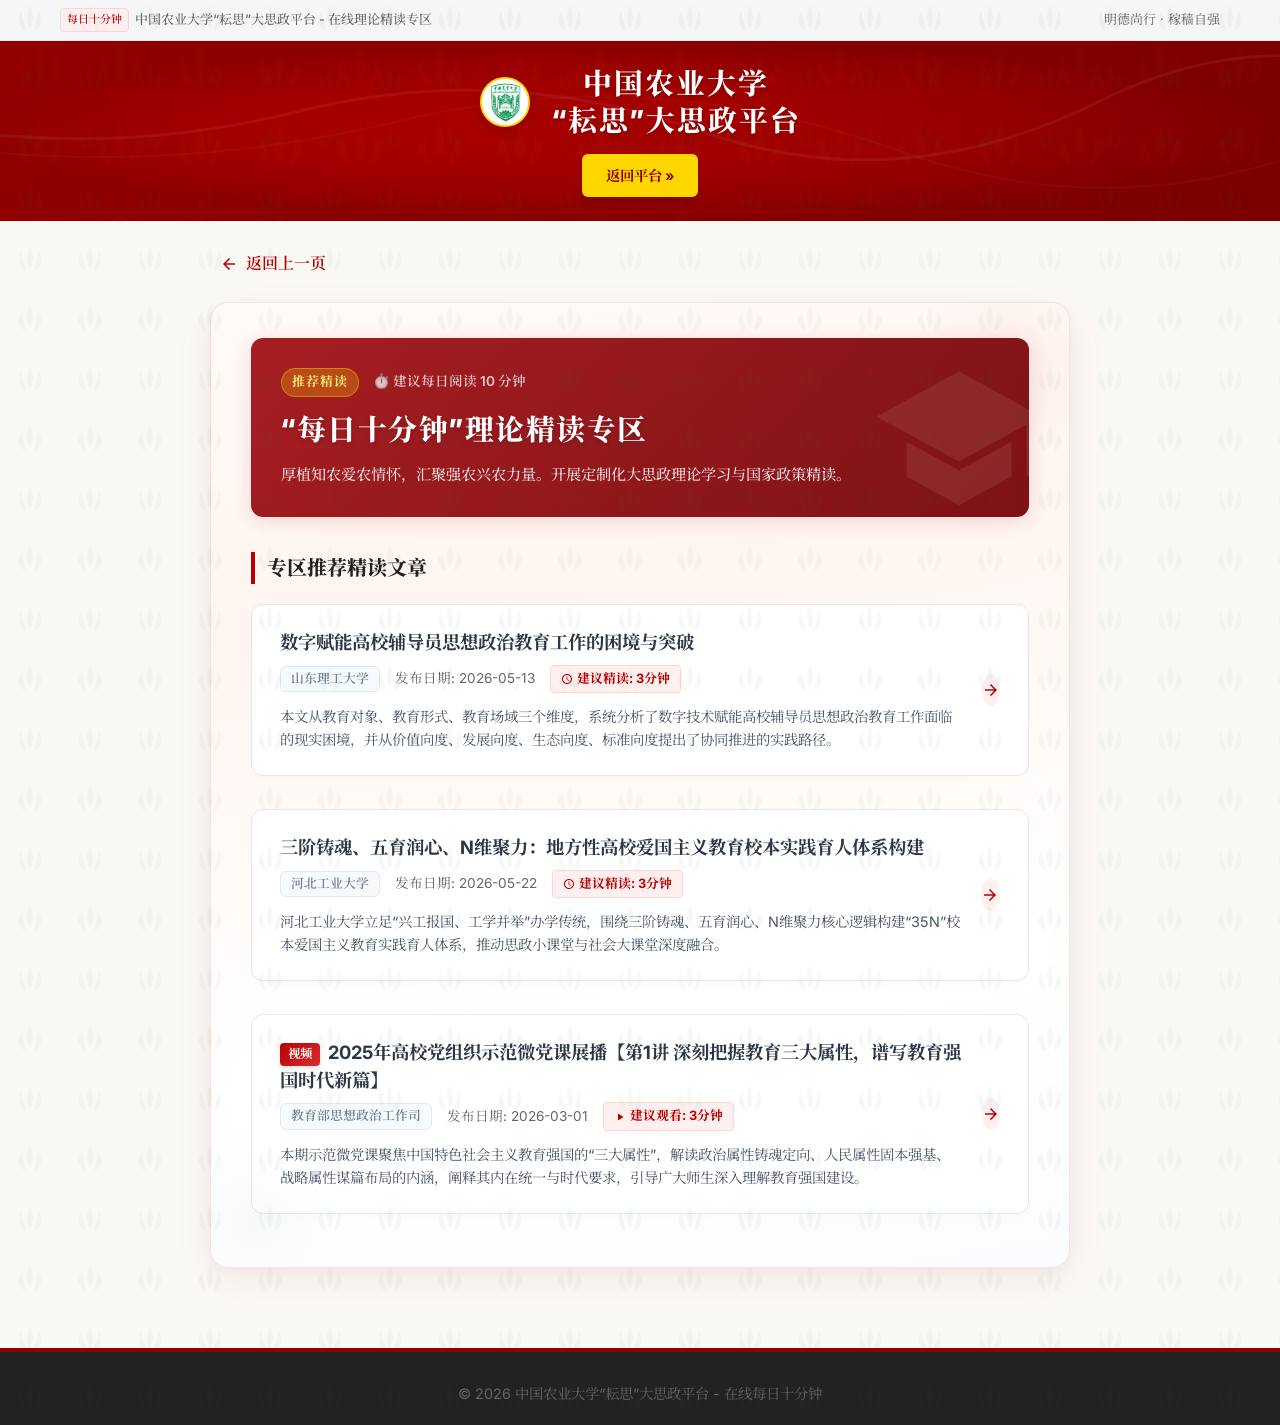
<file: study_ten.html>
<!DOCTYPE html>
<html lang="zh-CN">
<head>
    <meta charset="UTF-8">
    <meta name="viewport" content="width=device-width, initial-scale=1.0">
    <title>每日十分钟 - 中国农业大学“耘思”大思政平台</title>
    <link rel="stylesheet" href="css/style.css">
    <style>
        /* 理论精读专区卡片美化样式 */
        .reading-header-banner {
            background: linear-gradient(135deg, #a61e22 0%, #7d1215 100%);
            border-radius: 12px;
            padding: 30px;
            color: #ffffff;
            margin-bottom: 35px;
            position: relative;
            overflow: hidden;
            box-shadow: 0 4px 20px rgba(166, 30, 34, 0.15);
        }
        .reading-banner-watermark {
            position: absolute;
            right: -20px;
            bottom: -20px;
            opacity: 0.08;
            pointer-events: none;
        }
        .reading-banner-content {
            position: relative;
            z-index: 2;
        }
        .reading-banner-tag {
            background: rgba(255, 215, 0, 0.25);
            color: #ffe875;
            border: 1px solid rgba(255, 215, 0, 0.4);
            padding: 3px 10px;
            border-radius: 20px;
            font-size: 0.8rem;
            font-weight: 700;
            letter-spacing: 1px;
            display: inline-block;
            margin-bottom: 10px;
        }
        .reading-banner-time-tip {
            color: rgba(255, 255, 255, 0.75);
            font-size: 0.85rem;
            font-weight: 600;
            margin-left: 10px;
            display: inline-block;
        }
        .reading-banner-title {
            font-size: 1.8rem;
            font-weight: 800;
            color: #ffffff;
            margin: 0;
            letter-spacing: 1.5px;
            text-shadow: 0 2px 4px rgba(0,0,0,0.15);
        }
        .reading-banner-desc {
            color: rgba(255, 255, 255, 0.85);
            font-size: 0.95rem;
            margin: 10px 0 0 0;
            line-height: 1.6;
            font-weight: 500;
            max-width: 90%;
        }

        /* 列表项高级微调 */
        .study-list-li {
            border: 1px solid #e2e8f0 !important;
            border-radius: 12px !important;
            padding: 24px 28px !important;
            box-shadow: 0 4px 8px rgba(0,0,0,0.01) !important;
            transition: all 0.3s cubic-bezier(0.25, 0.8, 0.25, 1) !important;
            margin-bottom: 18px;
            background-color: #ffffff !important;
        }
        .study-list-li:hover {
            border-color: rgba(166, 30, 34, 0.35) !important;
            background-color: #fcf9f9 !important;
            transform: translateY(-3px) translateX(2px) !important;
            box-shadow: 0 10px 20px rgba(166, 30, 34, 0.06) !important;
        }
        .study-li-title {
            font-size: 1.15rem !important;
            color: #2d3748 !important;
            font-weight: 700 !important;
            line-height: 1.5 !important;
            margin-bottom: 8px !important;
        }
        .study-li-title:hover {
            color: var(--primary-red) !important;
        }
        .study-li-source {
            background-color: #f7fafc !important;
            color: #718096 !important;
            border: 1px solid #e2e8f0 !important;
            padding: 2px 10px !important;
            border-radius: 6px !important;
            font-size: 0.8rem !important;
            font-weight: 600 !important;
        }
        .study-li-desc {
            font-size: 0.9rem !important;
            color: #4a5568 !important;
            margin-top: 12px !important;
            line-height: 1.6 !important;
        }
        .study-li-time-badge {
            background-color: #fff9e6;
            color: #d97706;
            padding: 2px 10px;
            border-radius: 6px;
            font-size: 0.8rem;
            font-weight: 700;
            display: inline-flex;
            align-items: center;
            gap: 4px;
            border: 1px solid rgba(217, 119, 6, 0.15);
        }
    </style>
</head>
<body class="bg-wheat-pattern">

    <!-- 1. 顶部细小信息栏 -->
    <div class="top-info-bar">
        <div class="container">
            <div class="left-info">
                <span class="badge">每日十分钟</span>
                <span>中国农业大学“耘思”大思政平台 - 在线理论精读专区</span>
            </div>
            <div class="right-info" id="current-date">明德尚行 · 稼穑自强</div>
        </div>
    </div>

    <!-- 顶栏 -->
    <header class="main-header" style="padding: 24px 0;">
        <div class="container" style="display: flex; justify-content: space-between; align-items: center;">
            <div class="header-logo-area">
                <!-- 中国农业大学官方校徽 -->
                <div class="logo-circle" title="中国农业大学校徽" style="width: 50px; height: 50px; border: 2px solid var(--accent-gold); background-color: #FFFFFF;">
                    <img src="images/cau_logo.png" alt="中国农业大学校徽" style="width: 100%; height: 100%; object-fit: contain; transform: scale(1.35);">
                </div>
                <div class="header-text-group">
                    <h1 class="platform-logo-title" style="font-size: 1.8rem; color: #ffffff;">中国农业大学<br>“耘思”大思政平台</h1>
                </div>
            </div>
            <div>
                <a href="javascript:goBack()" class="header-btn-link" style="width: auto; padding: 10px 24px; font-size: 0.9rem;">
                    返回平台 &raquo;
                </a>
            </div>
        </div>
    </header>

    <div class="quiz-container">
        <!-- 返回面包屑 -->
        <a href="javascript:goBack()" class="back-btn-link" style="display: inline-flex; align-items: center; gap: 8px; color: var(--primary-red); text-decoration: none; font-weight: 600; margin-bottom: 25px; transition: all 0.3s; margin-left: 10px;">
            <svg style="width: 18px; height: 18px; fill: currentColor;" viewBox="0 0 24 24">
                <path d="M20 11H7.83l5.59-5.59L12 4l-8 8 8 8 1.41-1.41L7.83 13H20v-2z"/>
            </svg>
            返回上一页
        </a>

        <!-- 每日十分钟主卡片 -->
        <div class="learning-card" style="padding: 35px 40px;">
            
            <!-- 理论精读区头部横幅（美化后代替原卡片标题） -->
            <div class="reading-header-banner">
                <!-- 背景装饰图案 -->
                <div class="reading-banner-watermark">
                    <svg viewBox="0 0 24 24" style="width: 180px; height: 180px; fill: #ffffff;">
                        <path d="M12 3L1 9l11 6 9-4.91V17h2V9L12 3z"/>
                        <path d="M19 12.35l-7 3.82-7-3.82V17l7 3.82 7-3.82v-4.65z"/>
                    </svg>
                </div>
                
                <div class="reading-banner-content">
                    <div>
                        <span class="reading-banner-tag">推荐精读</span>
                        <span class="reading-banner-time-tip">⏱️ 建议每日阅读 10 分钟</span>
                    </div>
                    <h2 class="reading-banner-title">“每日十分钟”理论精读专区</h2>
                    <p class="reading-banner-desc">厚植知农爱农情怀，汇聚强农兴农力量。开展定制化大思政理论学习与国家政策精读。</p>
                </div>
            </div>

            <!-- 学习材料列表模块 -->
            <div class="study-materials-section">
                <h3 style="font-weight: 800;">专区推荐精读文章</h3>
                <div id="materials-list-container">
                    <div style="text-align: center; padding: 20px; color: var(--text-muted);">
                        正在载入推荐学习文章...
                    </div>
                </div>
            </div>
        </div>
    </div>

    <!-- 页脚 -->
    <footer class="site-footer" style="margin-top: 80px; padding: 30px 0 20px 0;">
        <div class="container" style="text-align: center; color: var(--text-muted); font-size: 0.9rem;">
            <p>&copy; 2026 中国农业大学“耘思”大思政平台 - 在线每日十分钟</p>
        </div>
    </footer>

    <script>
        const urlParams = new URLSearchParams(window.location.search);
        const role = urlParams.get('role') || 'student';
        
        // 角色映射表
        const roleNames = {
            'admin': '管理员',
            'faculty': '教职工',
            'student': '学生'
        };
        const roleName = roleNames[role] || '学生';
        
        // 智能回退
        function goBack() {
            const referrer = document.referrer;
            if (referrer && (referrer.includes('main_admin') || referrer.includes('main_faculty') || referrer.includes('main_student'))) {
                window.location.href = referrer;
            } else {
                window.location.href = `main_${role}.html`;
            }
        }

        // 动态加载对应数据库文件
        const script = document.createElement('script');
        script.src = `data/study_ten_${role}.js?v=1.1`;
        script.onload = () => {
            renderMaterials();
        };
        script.onerror = () => {
            document.getElementById('materials-list-container').innerHTML = `
                <div style="text-align:center; padding: 30px; color: var(--text-muted);">
                    <p style="font-weight: 600;">无法加载该角色的学习数据</p>
                    <span>请确认 data/study_ten_${role}.js 存在。</span>
                </div>
            `;
        };
        document.head.appendChild(script);

        // 渲染精读材料
        function renderMaterials() {
            const container = document.getElementById('materials-list-container');
            const data = window.studyTenData || [];
            
            if (data.length === 0) {
                container.innerHTML = `
                    <div style="text-align:center; padding: 30px; color: var(--text-muted);">
                        <p style="font-weight: 600;">暂无推荐学习资料</p>
                        <span>请等待管理员录入。</span>
                    </div>
                `;
                return;
            }
            
            let html = '<ul class="study-list-ul">';
            data.forEach(item => {
                const isVideo = item.isVideo === true || 
                                (item.url && item.url.includes('video')) || 
                                (item.description && item.description.includes('视频')) || 
                                (item.title && item.title.includes('视频'));
                                
                const videoBadge = isVideo ? `<span style="background: linear-gradient(135deg, var(--primary-red) 0%, #d92d32 100%); color: #ffffff; padding: 2px 8px; border-radius: 4px; font-size: 0.78rem; font-weight: 700; margin-right: 8px; vertical-align: middle; box-shadow: 0 2px 4px rgba(166,30,34,0.15); display: inline-block;">视频</span>` : '';
                
                const timeIconSvg = isVideo ? `
                    <svg style="width: 12px; height: 12px; fill: currentColor; margin-top: 1px;" viewBox="0 0 24 24">
                        <path d="M8 5v14l11-7z"/>
                    </svg>
                ` : `
                    <svg style="width: 12px; height: 12px; fill: currentColor; margin-top: 1px;" viewBox="0 0 24 24">
                        <path d="M11.99 2C6.47 2 2 6.48 2 12s4.47 10 9.99 10C17.52 22 22 17.52 22 12S17.52 2 11.99 2zM12 20c-4.42 0-8-3.58-8-8s3.58-8 8-8 8 3.58 8 8-3.58 8-8 8zm.5-13H11v6l5.25 3.15.75-1.23-4.5-2.67z"/>
                    </svg>
                `;
                
                const timeText = isVideo ? '建议观看: 3分钟' : '建议精读: 3分钟';
                const linkArrowTitle = isVideo ? '立即播放' : '立即阅读';

                html += `
                    <li class="study-list-li study-ten-card">
                        <div class="study-li-info">
                            <a href="${item.url}" target="_blank" class="study-li-title">${videoBadge}${item.title}</a>
                            <div class="study-li-meta">
                                <span class="study-li-source">${item.source}</span>
                                <span>发布日期: ${item.date}</span>
                                <span class="study-li-time-badge">
                                    ${timeIconSvg}
                                    ${timeText}
                                </span>
                            </div>
                            <p class="study-li-desc">${item.description}</p>
                        </div>
                        <a href="${item.url}" target="_blank" class="study-link-arrow" title="${linkArrowTitle}">
                            <svg viewBox="0 0 24 24">
                                <path d="M12 4l-1.41 1.41L16.17 11H4v2h12.17l-5.58 5.59L12 20l8-8z"/>
                            </svg>
                        </a>
                    </li>
                `;
            });
            html += '</ul>';
            container.innerHTML = html;
        }
    </script>
</body>
</html>
</file>
<file: css/style.css>
@import url('https://fonts.googleapis.com/css2?family=Inter:wght@400;500;600;700;800&family=Noto+Serif+SC:wght@500;700;900&display=swap');

/* 
   中国农业大学“耘思”大思政平台 - 门户首页样式表
   权威门户优化版：参考“学习强国”与“人民网”视觉特色，展现庄重、大气、高校特质与红色思政氛围
*/


:root {
  /* 权威思政色彩体系 */
  --primary-red: #B80000;       /* 核心思政红 */
  --deep-red: #8F0000;          /* 稳重深红 */
  --primary-red-light: #FFF0F0; /* 极浅红背景 */
  --primary-red-border: #FFD3D3;/* 浅红边框 */
  
  --cau-green: #1F7A3A;         /* 农大绿（辅助色） */
  --cau-green-hover: #155E2B;   /* 深农大绿 */
  --cau-green-light: #E8F5EC;   /* 浅绿背景 */
  
  --bg-page: #FAF8F5;           /* 温暖米白色/书页白网页背景 */
  --bg-card: #FFFFFF;           /* 卡片白色背景 */
  --bg-top-bar: #F5F6F8;        /* 顶部栏浅灰背景 */
  
  --text-main: #222222;         /* 权威深黑正文 */
  --text-body: #444444;         /* 稳重正文色 */
  --text-muted: #666666;        /* 辅助说明色 */
  
  --accent-gold: #FFD700;       /* 庄重金黄色 */
  --border-color: #E6E0D8;      /* 暖灰色边框（更贴合米白页面） */
  
  /* 阴影与圆角 */
  --shadow-sm: 0 2px 4px rgba(139, 0, 0, 0.01);
  --shadow-md: 0 4px 10px rgba(0, 0, 0, 0.03), 0 2px 4px rgba(139, 0, 0, 0.02);
  --shadow-lg: 0 10px 20px rgba(139, 0, 0, 0.04), 0 6px 6px rgba(0, 0, 0, 0.02);
  --shadow-hover: 0 16px 28px rgba(184, 0, 0, 0.08), 0 6px 12px rgba(31, 122, 58, 0.04);
  
  --radius-sm: 4px;
  --radius-md: 6px;
  --radius-lg: 8px;
  
  --transition: all 0.3s cubic-bezier(0.25, 0.8, 0.25, 1);
  --max-width: 1200px;
}

/* 基础重置 */
* {
  box-sizing: border-box;
  margin: 0;
  padding: 0;
}

body {
  font-family: 'Inter', -apple-system, BlinkMacSystemFont, "Segoe UI", Roboto, "Helvetica Neue", Arial, "Microsoft YaHei", "PingFang SC", "Noto Serif SC", sans-serif;
  background-color: var(--bg-page);
  color: var(--text-body);
  line-height: 1.6;
  -webkit-font-smoothing: antialiased;
}

a {
  color: inherit;
  text-decoration: none;
  transition: var(--transition);
}

ul, ol {
  list-style: none;
}

img {
  max-width: 100%;
  display: block;
}

/* 页面版心 */
.container {
  width: 100%;
  max-width: var(--max-width);
  margin: 0 auto;
  padding: 0 20px;
}

/* 1. 顶部细小信息栏 */
.top-info-bar {
  background-color: var(--bg-top-bar);
  border-bottom: 1px solid #E2E8F0;
  padding: 8px 0;
  font-size: 13px;
  color: var(--text-muted);
}

.top-info-bar .container {
  display: flex;
  justify-content: space-between;
  align-items: center;
}

.top-info-bar .left-info {
  display: flex;
  align-items: center;
  gap: 6px;
  font-weight: 500;
}

.top-info-bar .left-info .badge {
  background-color: var(--primary-red-light);
  color: var(--primary-red);
  padding: 2px 6px;
  border-radius: var(--radius-sm);
  border: 1px solid var(--primary-red-border);
  font-size: 11px;
}

/* 头部时代使命大字 */
.header-slogan-top,
.header-slogan-bottom {
  font-size: 52px;
  font-family: "方正毛体", "FZMaoti", "FZMaoTJW", "FZMaoT-GBK", "Maozedong", "Maozedong Ziti", "Maoti", "STXingkai", "华文行楷", "Xingkai SC", "Kaiti", "楷体", serif;
  font-weight: 500;
  color: var(--accent-gold);
  letter-spacing: 3px;
  text-shadow: 0 1px 3px rgba(0, 0, 0, 0.3);
  display: flex;
  align-items: center;
  justify-content: center;
  white-space: nowrap;
}


/* 2. 顶部主视觉横幅区域 */
.main-header {
  background: linear-gradient(135deg, var(--primary-red) 0%, #A00000 100%);
  color: #FFFFFF;
  padding: 32px 0;
  position: relative;
  overflow: hidden;
}

/* 顶部抽象线条纹理 (CSS内嵌SVG) */
.main-header::before {
  content: '';
  position: absolute;
  top: 0;
  left: 0;
  right: 0;
  bottom: 0;
  background-image: url("data:image/svg+xml,%3Csvg width='100%25' height='100%25' xmlns='http://www.w3.org/2000/svg'%3E%3Cpath d='M-100%2C80 Q100%2C120 300%2C70 T700%2C90 T1100%2C60 T1500%2C80' fill='none' stroke='rgba(255%2C255%2C255%2C0.05)' stroke-width='3'/%3E%3Cpath d='M-100%2C100 Q150%2C140 400%2C80 T900%2C110 T1400%2C70' fill='none' stroke='rgba(255%2C255%2C255%2C0.03)' stroke-width='2'/%3E%3C/svg%3E");
  pointer-events: none;
}

.main-header .container {
  display: flex;
  justify-content: space-between;
  align-items: center;
  position: relative;
  z-index: 2;
  max-width: var(--max-width);
}

.header-logo-area {
  display: flex;
  align-items: center;
  gap: 22px;
  flex-shrink: 0;
}

.logo-circle {
  width: 76px;
  height: 76px;
  flex-shrink: 0;
  border-radius: 50%;
  background-color: #FFFFFF;
  display: flex;
  align-items: center;
  justify-content: center;
  color: var(--primary-red);
  box-shadow: 0 4px 12px rgba(0, 0, 0, 0.15);
  border: 2px solid var(--accent-gold);
  overflow: hidden;
}

.logo-circle svg {
  width: 42px;
  height: 42px;
  fill: currentColor;
}

.header-text-group {
  display: flex;
  flex-direction: column;
  gap: 4px;
  text-align: center;
}

.platform-logo-title {
  font-size: 34px;
  font-weight: 800;
  color: #FFFFFF;
  letter-spacing: 2px;
  text-shadow: 0 2px 4px rgba(0, 0, 0, 0.2);
  line-height: 1.3;
}

.platform-slogan {
  font-size: 14px;
  color: rgba(255, 255, 255, 0.85);
  letter-spacing: 2px;
  font-weight: 500;
  position: relative;
}

.header-right-area {
  display: flex;
  flex-direction: column;
  align-items: center;
  justify-content: center;
  gap: 16px;
  flex: 1;
  margin-left: 40px;
}

.header-bottom-row {
  display: flex;
  justify-content: space-between;
  align-items: center;
  width: 100%;
  gap: 20px;
}

.header-action-area {
  display: flex;
  align-items: center;
  gap: 16px;
}


/* 白底红框正式搜索框 */
.search-box {
  display: flex;
  align-items: center;
  background-color: rgba(255, 255, 255, 0.95);
  border: 2px solid var(--accent-gold);
  border-radius: var(--radius-md);
  padding: 2px 2px 2px 12px;
  width: 220px;
  box-shadow: 0 4px 10px rgba(0, 0, 0, 0.1);
  transition: var(--transition);
}

.search-box:focus-within {
  background-color: #FFFFFF;
  box-shadow: 0 4px 14px rgba(0, 0, 0, 0.2);
}

.search-box input {
  border: none;
  background: transparent;
  outline: none;
  width: 100%;
  font-size: 14px;
  color: var(--text-main);
  font-weight: 500;
}

.search-box input::placeholder {
  color: #999999;
}

.search-btn {
  background-color: var(--primary-red);
  border: none;
  width: 36px;
  height: 36px;
  border-radius: var(--radius-sm);
  display: flex;
  align-items: center;
  justify-content: center;
  color: white;
  cursor: pointer;
  transition: var(--transition);
}

.search-btn:hover {
  background-color: var(--deep-red);
}

.search-btn svg {
  width: 18px;
  height: 18px;
  fill: currentColor;
}

/* 学习入口按钮 */
.header-btn-link {
  background-color: var(--accent-gold);
  color: var(--deep-red);
  padding: 10px 22px;
  border-radius: var(--radius-md);
  font-size: 14px;
  font-weight: 700;
  display: flex;
  align-items: center;
  justify-content: center;
  gap: 8px;
  width: 220px;
  box-shadow: 0 4px 10px rgba(0, 0, 0, 0.15);
  cursor: pointer;
}

.header-btn-link:hover {
  background-color: #FFFFFF;
  color: var(--primary-red);
  transform: translateY(-2px);
  box-shadow: 0 6px 14px rgba(0, 0, 0, 0.2);
}

/* 当前角色标识标签 */
.current-role-label {
  color: rgba(255, 255, 255, 0.85);
  font-size: 13.5px;
  font-weight: 700;
  background-color: rgba(255, 255, 255, 0.08);
  border: 1px solid rgba(255, 255, 255, 0.15);
  padding: 8px 16px;
  border-radius: var(--radius-md);
  display: inline-flex;
  align-items: center;
  gap: 6px;
  white-space: nowrap;
}

.current-role-label strong {
  color: var(--accent-gold);
  font-weight: 800;
}

/* 3. 导航栏美化 */
.nav-bar {
  background-color: var(--deep-red);
  box-shadow: 0 4px 8px rgba(0, 0, 0, 0.05);
  position: sticky;
  top: 0;
  z-index: 100;
}

.nav-bar .container {
  display: flex;
  justify-content: space-between;
  align-items: center;
}

.nav-action-area {
  display: flex;
  align-items: center;
  gap: 16px;
  flex-shrink: 0;
}

.nav-menu {
  display: flex;
}

.nav-menu-item a {
  display: block;
  padding: 16px 36px;
  color: rgba(255, 255, 255, 0.9);
  font-size: 16px;
  font-weight: 700;
  letter-spacing: 1px;
  position: relative;
}

.nav-menu-item a:hover {
  color: #FFFFFF;
}

/* 选中高亮状态 */
.nav-menu-item.active a {
  color: #FFFFFF;
}

/* 金黄色顶底边带装饰 */
.nav-menu-item.active a::before,
.nav-menu-item a:hover::before {
  content: '';
  position: absolute;
  top: 0;
  left: 0;
  right: 0;
  height: 4px;
  background-color: var(--accent-gold);
}

.nav-menu-item.active a::after,
.nav-menu-item a:hover::after {
  content: '';
  position: absolute;
  bottom: 0;
  left: 0;
  right: 0;
  height: 4px;
  background-color: var(--accent-gold);
}

/* 4. 首页首屏美化 */
.first-screen {
  padding: 30px 0;
}

.first-screen .container {
  display: grid;
  grid-template-columns: repeat(2, 1fr); /* 左右两栏 50%/50% 均分，实现与下方卡片完美对齐 */
  gap: 30px;
}

/* 轮播图区域 */
.carousel-wrapper {
  background-color: var(--bg-card);
  border-radius: var(--radius-lg);
  overflow: hidden;
  box-shadow: var(--shadow-lg);
  position: relative;
  width: 100%; /* 自适应宽度，配合均分网格 */
  height: 360px; /* 调低高度至360px，提供更舒适的横屏比例 */
  border: 1px solid var(--border-color);
  min-width: 0; /* 解决 CSS Grid 弹性收缩 Bug，防止内容撑破边界 */
}

.carousel-inner {
  width: 100%;
  height: 100%;
  position: relative;
}

.carousel-slide {
  position: absolute;
  top: 0;
  left: 0;
  width: 100%;
  height: 100%;
  opacity: 0;
  visibility: hidden;
  transition: opacity 0.6s ease-in-out, visibility 0.6s ease-in-out;
}

.carousel-slide.active {
  opacity: 1;
  visibility: visible;
}

/* 渐变遮罩与抽象纹理 */
.image-placeholder-gradient {
  width: 100%;
  height: 100%;
  display: flex;
  flex-direction: column;
  justify-content: center;
  align-items: center;
  color: rgba(255, 255, 255, 0.7);
  gap: 15px;
  position: relative;
}

/* 叠加线条纹理 */
.image-placeholder-gradient::before {
  content: '';
  position: absolute;
  inset: 0;
  background-image: radial-gradient(rgba(255, 255, 255, 0.08) 1px, transparent 1px);
  background-size: 15px 15px;
  pointer-events: none;
}

.image-placeholder-gradient.slide-1 {
  background: linear-gradient(135deg, #B80000 0%, #600000 100%);
}

.image-placeholder-gradient.slide-2 {
  background: linear-gradient(135deg, var(--cau-green) 0%, #0D3E1E 100%);
}

.image-placeholder-gradient.slide-3 {
  background: linear-gradient(135deg, #A85A00 0%, #5C3200 100%);
}

.placeholder-icon {
  width: 56px;
  height: 56px;
  fill: currentColor;
  opacity: 0.5;
  filter: drop-shadow(0 2px 4px rgba(0, 0, 0, 0.3));
}

.placeholder-text {
  font-size: 13px;
  font-weight: 700;
  letter-spacing: 2px;
  color: var(--accent-gold);
  background-color: rgba(0, 0, 0, 0.3);
  padding: 4px 12px;
  border-radius: var(--radius-sm);
  border: 1px solid rgba(255, 255, 255, 0.2);
}

.carousel-caption {
  position: absolute;
  bottom: 0;
  left: 0;
  right: 0;
  background: linear-gradient(to top, rgba(0, 0, 0, 0.95) 0%, rgba(0, 0, 0, 0.6) 70%, transparent 100%);
  color: white;
  padding: 40px 24px 24px;
}

.carousel-caption h2 {
  font-size: 22px;
  font-weight: 800;
  margin-bottom: 8px;
  color: #FFFFFF;
  text-shadow: 0 2px 4px rgba(0, 0, 0, 0.5);
  line-height: 1.4;
  
  /* 标题单行截断，隐藏多余文字以保证图片展示质量 */
  display: -webkit-box;
  -webkit-line-clamp: 1; /* 限制标题最多显示1行 */
  -webkit-box-orient: vertical;
  overflow: hidden;
  text-overflow: ellipsis;
  white-space: normal;
}

.carousel-caption p {
  font-size: 13px;
  color: rgba(255, 255, 255, 0.75);
  
  /* 摘要单行截断，隐藏多余文字，避免覆盖图片或遮挡底部的轮播点 */
  display: -webkit-box;
  -webkit-line-clamp: 1; /* 限制描述最多显示1行 */
  -webkit-box-orient: vertical;
  overflow: hidden;
  text-overflow: ellipsis;
}

.carousel-caption .caption-tag {
  display: inline-block;
  background-color: var(--primary-red);
  color: #FFFFFF;
  padding: 2px 8px;
  font-size: 11px;
  font-weight: 700;
  border-radius: var(--radius-sm);
  margin-bottom: 8px;
  border: 1px solid var(--accent-gold);
}

/* 轮播控制 */
.carousel-btn {
  position: absolute;
  top: 50%;
  transform: translateY(-50%);
  background-color: rgba(0, 0, 0, 0.4);
  color: white;
  width: 44px;
  height: 44px;
  border: none;
  border-radius: 50%;
  display: flex;
  align-items: center;
  justify-content: center;
  cursor: pointer;
  z-index: 10;
  backdrop-filter: blur(4px);
  transition: var(--transition);
}

.carousel-btn:hover {
  background-color: var(--primary-red);
  color: white;
}

.carousel-btn svg {
  width: 22px;
  height: 22px;
  fill: currentColor;
}

.carousel-btn.prev { left: 16px; }
.carousel-btn.next { right: 16px; }

.carousel-dots {
  position: absolute;
  bottom: 24px;
  right: 24px;
  display: flex;
  gap: 8px;
  z-index: 10;
}

.dot {
  width: 10px;
  height: 10px;
  border-radius: 50%;
  background-color: rgba(255, 255, 255, 0.4);
  cursor: pointer;
  transition: var(--transition);
}

.dot.active {
  width: 28px;
  border-radius: 5px;
  background-color: var(--accent-gold);
  box-shadow: 0 0 6px var(--accent-gold);
}

/* 右侧新闻列表美化 */
.recommend-list-wrapper {
  background-color: var(--bg-card);
  border-radius: var(--radius-lg);
  padding: 26px;
  box-shadow: var(--shadow-md);
  border: 1px solid var(--border-color);
  display: flex;
  flex-direction: column;
  height: 360px; /* 高度调至360px，与左侧轮播图严格等高对齐 */
  min-width: 0; /* 解决 CSS Grid 弹性收缩 Bug，配合子项 ellipsis 实现完美截断 */
}

.section-title-bar {
  display: flex;
  justify-content: space-between;
  align-items: center;
  border-bottom: 2px solid var(--border-color);
  padding-bottom: 12px;
  margin-bottom: 20px;
}

.section-title-bar h3 {
  font-size: 20px;
  font-weight: 800;
  color: var(--text-main);
  position: relative;
  display: flex;
  align-items: center;
  gap: 8px;
}

/* 红色主题标题装饰线 */
.section-title-bar h3::after {
  content: '';
  position: absolute;
  bottom: -14px;
  left: 0;
  width: 50px;
  height: 3px;
  background-color: var(--primary-red);
}

.recommend-list {
  display: flex;
  flex-direction: column;
  gap: 8px; /* 减小间距以适应 360px 的高度 */
  flex-grow: 1;
  min-height: 0; /* 允许滚动或优雅隐藏 */
  overflow: hidden; /* 防止文字或列表多出溢出边界 */
}

.recommend-item {
  display: flex;
  justify-content: space-between;
  align-items: center;
  padding-bottom: 6px; /* 减小内边距 */
  border-bottom: 1px dashed var(--border-color);
}

.recommend-item:last-child {
  border-bottom: none;
  padding-bottom: 0;
}

.recommend-item-link {
  font-size: 15px;
  color: var(--text-body);
  white-space: nowrap;
  overflow: hidden;
  text-overflow: ellipsis;
  flex: 1;
  min-width: 0;
  padding-right: 15px;
  display: block;
}

/* 列表前小红方块 */
.recommend-item-link::before {
  content: '■';
  color: var(--primary-red);
  font-size: 10px;
  opacity: 0.7;
  margin-right: 10px;
  display: inline-block;
  vertical-align: middle;
}

.recommend-item-link:hover {
  color: var(--primary-red);
  text-decoration: underline;
}

/* 首条高亮样式 */
.recommend-item.highlight {
  background-color: var(--primary-red-light);
  border: 1px solid var(--primary-red-border);
  border-radius: var(--radius-sm);
  padding: 12px 14px;
  margin-bottom: 6px;
}

.recommend-item.highlight .recommend-item-link {
  font-weight: 700;
  color: var(--primary-red);
}

.recommend-item.highlight .recommend-item-link::before {
  content: '★';
  color: var(--primary-red);
  font-size: 12px;
  animation: pulse 2s infinite;
}

.recommend-item-date {
  font-size: 13px;
  color: var(--text-muted);
  font-weight: 500;
}

/* 5. 专题学习横幅区 */
.special-learning-banner {
  padding: 10px 0 25px 0;
}

.banner-card {
  background: linear-gradient(135deg, var(--primary-red) 0%, var(--deep-red) 100%);
  border-radius: var(--radius-lg);
  padding: 30px 40px;
  color: #FFFFFF;
  display: flex;
  justify-content: space-between;
  align-items: center;
  position: relative;
  overflow: hidden;
  box-shadow: var(--shadow-lg);
  border: 2px solid var(--accent-gold);
}

/* 麦穗与线条底纹 */
.banner-pattern {
  position: absolute;
  inset: 0;
  pointer-events: none;
  z-index: 1;
}

.banner-left-info {
  position: relative;
  z-index: 2;
  max-width: 65%;
}

.banner-tag {
  display: inline-block;
  background-color: var(--accent-gold);
  color: var(--deep-red);
  font-size: 12px;
  font-weight: 700;
  padding: 4px 12px;
  border-radius: 20px;
  margin-bottom: 12px;
  letter-spacing: 1px;
  box-shadow: 0 2px 4px rgba(0, 0, 0, 0.15);
}

.banner-title {
  font-size: 26px;
  font-weight: 800;
  margin-bottom: 8px;
  text-shadow: 0 2px 4px rgba(0, 0, 0, 0.3);
}

.banner-desc {
  font-size: 14px;
  color: rgba(255, 255, 255, 0.9);
  line-height: 1.6;
}

.banner-right-actions {
  position: relative;
  z-index: 2;
  display: flex;
  gap: 16px;
  flex-wrap: wrap;
}

.banner-action-btn {
  background-color: rgba(255, 255, 255, 0.95);
  color: var(--primary-red);
  padding: 12px 24px;
  border-radius: var(--radius-md);
  font-size: 15px;
  font-weight: 700;
  box-shadow: 0 4px 10px rgba(0, 0, 0, 0.15);
  transition: var(--transition);
  border: 1px solid transparent;
}

.banner-action-btn:hover {
  background-color: transparent;
  color: #FFFFFF;
  border-color: #FFFFFF;
  transform: translateY(-2px);
  box-shadow: 0 6px 14px rgba(0, 0, 0, 0.2);
}

/* 6. 首页下方内容模块 */
.content-grid-section {
  padding: 35px 0 45px 0;
  background: linear-gradient(180deg, var(--bg-page) 0%, #FFF8F5 40%, #F5FAF6 70%, var(--bg-page) 100%);
  position: relative;
}

.content-grid-section::before {
  content: '';
  position: absolute;
  top: 0;
  left: 50%;
  transform: translateX(-50%);
  width: 60%;
  height: 1px;
  background: linear-gradient(90deg, transparent, var(--primary-red-border), var(--cau-green), var(--primary-red-border), transparent);
}

.content-grid {
  display: grid;
  grid-template-columns: repeat(2, 1fr);
  gap: 30px;
}

.card-module {
  border-radius: var(--radius-lg);
  padding: 0;
  box-shadow: var(--shadow-md);
  border: 1px solid var(--border-color);
  border-top: 4px solid var(--border-color);
  transition: var(--transition);
  position: relative;
  overflow: hidden;
}

/* 每个模块的分类底色 + 顶部彩色边框 */
.card-module.theory {
  border-top-color: var(--primary-red);
  background: linear-gradient(165deg, #FFF5F5 0%, #FFF0F0 35%, #FFFFFF 100%);
  border-left-color: rgba(184, 0, 0, 0.12);
  border-right-color: rgba(184, 0, 0, 0.12);
  border-bottom-color: rgba(184, 0, 0, 0.12);
}
.card-module.agriculture {
  border-top-color: var(--cau-green);
  background: linear-gradient(165deg, #F0FFF4 0%, #ECFDF0 35%, #FFFFFF 100%);
  border-left-color: rgba(31, 122, 58, 0.12);
  border-right-color: rgba(31, 122, 58, 0.12);
  border-bottom-color: rgba(31, 122, 58, 0.12);
}
.card-module.practice {
  border-top-color: #D97706;
  background: linear-gradient(165deg, #FFFBEB 0%, #FFF8E1 35%, #FFFFFF 100%);
  border-left-color: rgba(217, 119, 6, 0.12);
  border-right-color: rgba(217, 119, 6, 0.12);
  border-bottom-color: rgba(217, 119, 6, 0.12);
}
.card-module.campus {
  border-top-color: #2563EB;
  background: linear-gradient(165deg, #EFF6FF 0%, #EBF2FF 35%, #FFFFFF 100%);
  border-left-color: rgba(37, 99, 235, 0.12);
  border-right-color: rgba(37, 99, 235, 0.12);
  border-bottom-color: rgba(37, 99, 235, 0.12);
}

/* 模块内容内边距 */
.card-module .card-content-layout {
  padding: 0 26px 22px 26px;
}

/* 右下角装饰性大色块水印 */
.card-module::after {
  content: '';
  position: absolute;
  right: -30px;
  bottom: -30px;
  width: 160px;
  height: 160px;
  border-radius: 50%;
  opacity: 0.06;
  transition: opacity 0.4s ease, transform 0.4s ease;
  pointer-events: none;
  z-index: 0;
}

.card-module.theory::after {
  background: radial-gradient(circle, var(--primary-red) 0%, transparent 70%);
}
.card-module.agriculture::after {
  background: radial-gradient(circle, var(--cau-green) 0%, transparent 70%);
}
.card-module.practice::after {
  background: radial-gradient(circle, #D97706 0%, transparent 70%);
}
.card-module.campus::after {
  background: radial-gradient(circle, #2563EB 0%, transparent 70%);
}

.card-module:hover::after {
  opacity: 0.14;
  transform: scale(1.8);
}

/* 悬停加深底色 */
.card-module.theory:hover {
  background: linear-gradient(165deg, #FFECEC 0%, #FFE5E5 35%, #FFF9F9 100%);
}
.card-module.agriculture:hover {
  background: linear-gradient(165deg, #E6F9EC 0%, #DCFAE4 35%, #F5FFF8 100%);
}
.card-module.practice:hover {
  background: linear-gradient(165deg, #FFF3CD 0%, #FFEFC0 35%, #FFFDF5 100%);
}
.card-module.campus:hover {
  background: linear-gradient(165deg, #E0EDFF 0%, #D6E6FF 35%, #F5F9FF 100%);
}

/* 模块标题栏 - 带分类色底色条 */
.card-module .section-title-bar {
  padding: 16px 26px 12px 26px;
  margin-bottom: 16px;
  border-bottom: none;
  position: relative;
  z-index: 1;
}

.card-module.theory .section-title-bar {
  background: linear-gradient(90deg, rgba(184, 0, 0, 0.08) 0%, rgba(184, 0, 0, 0.02) 100%);
  border-bottom: 1.5px solid rgba(184, 0, 0, 0.10);
}
.card-module.agriculture .section-title-bar {
  background: linear-gradient(90deg, rgba(31, 122, 58, 0.08) 0%, rgba(31, 122, 58, 0.02) 100%);
  border-bottom: 1.5px solid rgba(31, 122, 58, 0.10);
}
.card-module.practice .section-title-bar {
  background: linear-gradient(90deg, rgba(217, 119, 6, 0.08) 0%, rgba(217, 119, 6, 0.02) 100%);
  border-bottom: 1.5px solid rgba(217, 119, 6, 0.10);
}
.card-module.campus .section-title-bar {
  background: linear-gradient(90deg, rgba(37, 99, 235, 0.08) 0%, rgba(37, 99, 235, 0.02) 100%);
  border-bottom: 1.5px solid rgba(37, 99, 235, 0.10);
}

/* 标题装饰线 */
.card-module .section-title-bar h3 {
  padding-left: 14px;
  position: relative;
}

.card-module .section-title-bar h3::before {
  content: '';
  position: absolute;
  left: 0;
  top: 3px;
  width: 4px;
  height: 20px;
  border-radius: var(--radius-sm);
}

.card-module .section-title-bar h3::after {
  content: '';
  position: absolute;
  left: 6px;
  top: 3px;
  width: 4px;
  height: 20px;
  border-radius: var(--radius-sm);
}

/* 各模块标题装饰线配色 */
.card-module.theory .section-title-bar h3::before { background-color: var(--primary-red); }
.card-module.theory .section-title-bar h3::after { background-color: #EF4444; opacity: 0.5; }

.card-module.agriculture .section-title-bar h3::before { background-color: var(--cau-green); }
.card-module.agriculture .section-title-bar h3::after { background-color: #22C55E; opacity: 0.5; }

.card-module.practice .section-title-bar h3::before { background-color: #D97706; }
.card-module.practice .section-title-bar h3::after { background-color: #FBBF24; opacity: 0.5; }

.card-module.campus .section-title-bar h3::before { background-color: #2563EB; }
.card-module.campus .section-title-bar h3::after { background-color: #60A5FA; opacity: 0.5; }

.card-module:hover {
  transform: translateY(-5px);
  box-shadow: var(--shadow-hover);
}

.card-more-btn {
  font-size: 13px;
  color: var(--text-muted);
  font-weight: 600;
  padding: 4px 12px;
  border-radius: 20px;
  border: 1px solid transparent;
  transition: all 0.25s ease;
}

.card-more-btn:hover {
  color: var(--primary-red);
  border-color: var(--primary-red-border);
  background-color: var(--primary-red-light);
}

.card-module.agriculture .card-more-btn:hover {
  color: var(--cau-green);
  border-color: rgba(31, 122, 58, 0.25);
  background-color: rgba(31, 122, 58, 0.06);
}
.card-module.practice .card-more-btn:hover {
  color: #D97706;
  border-color: rgba(217, 119, 6, 0.25);
  background-color: rgba(217, 119, 6, 0.06);
}
.card-module.campus .card-more-btn:hover {
  color: #2563EB;
  border-color: rgba(37, 99, 235, 0.25);
  background-color: rgba(37, 99, 235, 0.06);
}

.card-content-layout {
  display: grid;
  grid-template-columns: 2fr 3fr;
  gap: 20px;
  margin-top: 0;
}

/* 小图片占位 */
@keyframes shimmer-sweep {
  0% { left: -100%; }
  100% { left: 100%; }
}

.small-image-placeholder {
  border-radius: var(--radius-md);
  overflow: hidden;
  height: 140px;
  position: relative;
  display: flex;
  flex-direction: column;
  align-items: center;
  justify-content: center;
  color: #FFFFFF;
  gap: 10px;
  box-shadow: inset 0 0 100px rgba(0, 0, 0, 0.05);
  transition: transform 0.35s cubic-bezier(0.25, 0.8, 0.25, 1), box-shadow 0.35s ease;
  z-index: 1;
}

/* 微光扫描效果 */
.small-image-placeholder::before {
  content: '';
  position: absolute;
  top: 0;
  left: -100%;
  width: 60%;
  height: 100%;
  background: linear-gradient(90deg, transparent 0%, rgba(255, 255, 255, 0.12) 50%, transparent 100%);
  pointer-events: none;
  z-index: 2;
}

.card-module:hover .small-image-placeholder::before {
  animation: shimmer-sweep 1.2s ease-in-out;
}

.card-module:hover .small-image-placeholder {
  transform: scale(1.03);
  box-shadow: 0 6px 20px rgba(0, 0, 0, 0.15);
}

/* 四个模块对应不同小标签背景色 */
.card-module.theory .small-image-placeholder {
  background: linear-gradient(135deg, var(--primary-red) 0%, #A50000 50%, #7A0000 100%);
}
.card-module.agriculture .small-image-placeholder {
  background: linear-gradient(135deg, var(--cau-green) 0%, #1A6B32 50%, #104F24 100%);
}
.card-module.practice .small-image-placeholder {
  background: linear-gradient(135deg, #E8A317 0%, #D97706 50%, #92400E 100%);
}
.card-module.campus .small-image-placeholder {
  background: linear-gradient(135deg, #3B82F6 0%, #2563EB 50%, #1E3A8A 100%);
}

.small-image-placeholder svg {
  width: 40px;
  height: 40px;
  fill: currentColor;
  filter: drop-shadow(0 3px 6px rgba(0, 0, 0, 0.2));
  transition: transform 0.3s ease;
  position: relative;
  z-index: 1;
}

.card-module:hover .small-image-placeholder svg {
  transform: scale(1.15) rotate(-3deg);
}

.small-image-placeholder span {
  font-size: 11px;
  font-weight: 700;
  letter-spacing: 1.5px;
  background-color: rgba(0, 0, 0, 0.25);
  padding: 3px 12px;
  border-radius: 12px;
  border: 1px solid rgba(255, 255, 255, 0.15);
  backdrop-filter: blur(4px);
  position: relative;
  z-index: 1;
}

/* 列表文字 */
.card-list {
  display: flex;
  flex-direction: column;
  gap: 4px;
  justify-content: center;
  min-width: 0;
  position: relative;
  z-index: 1;
}

.card-list-item {
  display: flex;
  justify-content: space-between;
  align-items: center;
  font-size: 14px;
  padding: 7px 10px;
  border-radius: var(--radius-sm);
  transition: all 0.25s cubic-bezier(0.25, 0.8, 0.25, 1);
  border-left: 3px solid transparent;
}

.card-list-item:hover {
  background-color: rgba(184, 0, 0, 0.03);
  padding-left: 14px;
}

/* 各模块列表项 hover 左边框色 */
.card-module.theory .card-list-item:hover {
  border-left-color: var(--primary-red);
  background-color: rgba(184, 0, 0, 0.03);
}
.card-module.agriculture .card-list-item:hover {
  border-left-color: var(--cau-green);
  background-color: rgba(31, 122, 58, 0.03);
}
.card-module.practice .card-list-item:hover {
  border-left-color: #D97706;
  background-color: rgba(217, 119, 6, 0.03);
}
.card-module.campus .card-list-item:hover {
  border-left-color: #2563EB;
  background-color: rgba(37, 99, 235, 0.03);
}

.card-list-link {
  color: var(--text-body);
  white-space: nowrap;
  overflow: hidden;
  text-overflow: ellipsis;
  flex: 1;
  min-width: 0;
  margin-right: 15px;
  display: block;
  transition: color 0.2s ease, transform 0.2s ease;
}

.card-list-link::before {
  content: '▶';
  color: var(--text-muted);
  font-size: 9px;
  opacity: 0.5;
  margin-right: 8px;
  display: inline-block;
  transition: all 0.25s ease;
}

.card-list-item:hover .card-list-link::before {
  opacity: 1;
  transform: translateX(2px);
}

/* 不同模块hover链接色 + 箭头变色 */
.card-module.theory .card-list-item:hover .card-list-link { color: var(--primary-red); }
.card-module.theory .card-list-item:hover .card-list-link::before { color: var(--primary-red); }

.card-module.agriculture .card-list-item:hover .card-list-link { color: var(--cau-green); }
.card-module.agriculture .card-list-item:hover .card-list-link::before { color: var(--cau-green); }

.card-module.practice .card-list-item:hover .card-list-link { color: #D97706; }
.card-module.practice .card-list-item:hover .card-list-link::before { color: #D97706; }

.card-module.campus .card-list-item:hover .card-list-link { color: #2563EB; }
.card-module.campus .card-list-item:hover .card-list-link::before { color: #2563EB; }

.card-list-date {
  font-size: 12px;
  color: var(--text-muted);
  font-weight: 500;
  flex-shrink: 0;
  padding: 2px 8px;
  background-color: rgba(0, 0, 0, 0.025);
  border-radius: 10px;
  transition: all 0.25s ease;
}

.card-list-item:hover .card-list-date {
  background-color: rgba(0, 0, 0, 0.05);
  color: var(--text-body);
}

/* 7. 平台特色展示区美化 */
.features-section {
  padding: 45px 0;
  background-color: var(--bg-card);
  margin: 35px 0;
  border-top: 1px solid var(--border-color);
  border-bottom: 1px solid var(--border-color);
  position: relative;
}

.features-section::before {
  content: '';
  position: absolute;
  top: 0;
  left: 0;
  right: 0;
  height: 4px;
  background-color: var(--primary-red);
}

.features-section .section-title-bar {
  border-bottom: none;
  margin-bottom: 30px;
  justify-content: center;
}

.features-section .section-title-bar h3 {
  font-size: 24px;
}

.features-section .section-title-bar h3::after {
  left: 50%;
  transform: translateX(-50%);
  width: 60px;
  height: 3px;
  bottom: -10px;
}

.features-grid {
  display: grid;
  grid-template-columns: repeat(4, 1fr);
  gap: 24px;
}

.feature-card {
  background-color: var(--bg-page);
  border-radius: var(--radius-lg);
  padding: 30px 20px;
  text-align: center;
  transition: var(--transition);
  border: 1px solid var(--border-color);
  position: relative;
}

/* 卡片顶部的小绿点或红点装饰 */
.feature-card::after {
  content: '';
  position: absolute;
  top: 10px;
  left: 50%;
  transform: translateX(-50%);
  width: 6px;
  height: 6px;
  border-radius: 50%;
}

.feature-card:nth-child(odd)::after { background-color: var(--primary-red); }
.feature-card:nth-child(even)::after { background-color: var(--cau-green); }

.feature-card:hover {
  transform: translateY(-6px);
  background-color: #FFFFFF;
  border-color: var(--primary-red-border);
  box-shadow: var(--shadow-lg);
}

.feature-icon-wrapper {
  width: 60px;
  height: 60px;
  border-radius: var(--radius-md);
  margin: 0 auto 20px;
  display: flex;
  align-items: center;
  justify-content: center;
  transition: var(--transition);
  box-shadow: 0 4px 8px rgba(0,0,0,0.05);
}

.feature-card:nth-child(1) .feature-icon-wrapper { background-color: var(--primary-red-light); color: var(--primary-red); }
.feature-card:nth-child(2) .feature-icon-wrapper { background-color: #FEF3C7; color: #D97706; }
.feature-card:nth-child(3) .feature-icon-wrapper { background-color: var(--cau-green-light); color: var(--cau-green); }
.feature-card:nth-child(4) .feature-icon-wrapper { background-color: #DBEAFE; color: #2563EB; }

.feature-card:hover .feature-icon-wrapper {
  transform: scale(1.1) rotate(5deg);
}

.feature-icon-wrapper svg {
  width: 30px;
  height: 30px;
  fill: currentColor;
}

.feature-card h4 {
  font-size: 17px;
  font-weight: 800;
  color: var(--text-main);
  margin-bottom: 10px;
}

.feature-card p {
  font-size: 13px;
  color: var(--text-muted);
  line-height: 1.6;
}

/* 8. 学习资源入口区域 */
.resource-portal-section {
  padding: 20px 0 40px 0;
}

.resource-grid {
  display: grid;
  grid-template-columns: repeat(4, 1fr);
  gap: 20px;
  margin-top: 10px;
}

.resource-card {
  background-color: var(--bg-card);
  border-radius: var(--radius-lg);
  padding: 24px;
  border: 1px solid var(--border-color);
  box-shadow: var(--shadow-md);
  display: flex;
  flex-direction: column;
  justify-content: space-between;
  min-height: 220px;
  transition: var(--transition);
}

.resource-card:hover {
  transform: translateY(-5px);
  box-shadow: var(--shadow-hover);
  border-color: rgba(184, 0, 0, 0.3);
}

.resource-header {
  display: flex;
  align-items: center;
  gap: 12px;
  margin-bottom: 12px;
}

.resource-logo-box {
  width: 40px;
  height: 40px;
  border-radius: var(--radius-sm);
  display: flex;
  align-items: center;
  justify-content: center;
  font-weight: 800;
  font-size: 12.5px;
  color: white;
  box-shadow: 0 2px 4px rgba(0,0,0,0.1);
  flex-shrink: 0;
}

/* 模拟各大平台Logo风格的微缩文字框 */
.resource-logo-box .text-logo {
  display: block;
  text-align: center;
  line-height: 1.2;
}

.card-xuexi .resource-logo-box { background-color: #E60012; }   /* 学习强国红 */
.card-people .resource-logo-box { background-color: #B80000; }  /* 人民网红 */
.card-xinhua .resource-logo-box { background-color: #0054A6; }  /* 新华网蓝 */
.card-cau .resource-logo-box { background-color: var(--cau-green); } /* 农大绿 */

.resource-header h4 {
  font-size: 15px;
  font-weight: 800;
  color: var(--text-main);
  line-height: 1.3;
}

.resource-desc {
  font-size: 12.5px;
  color: var(--text-muted);
  line-height: 1.5;
  margin-bottom: 16px;
  flex-grow: 1;
}

.resource-link-btn {
  display: block;
  text-align: center;
  border: 1px solid var(--border-color);
  padding: 6px 0;
  border-radius: var(--radius-sm);
  font-size: 13px;
  font-weight: 700;
  color: var(--text-body);
  background-color: var(--bg-page);
  transition: var(--transition);
}

/* 按钮悬停变红底白字 */
.resource-card:hover .resource-link-btn {
  background-color: var(--primary-red);
  color: #FFFFFF;
  border-color: var(--primary-red);
}

/* 9. 页脚美化 */
.site-footer {
  background-color: #222222;
  color: #B0B0B0;
  padding: 50px 0 30px 0;
  font-size: 14px;
  border-top: 4px solid var(--deep-red);
}

.footer-top {
  display: flex;
  justify-content: space-between;
  align-items: flex-start;
  padding-bottom: 35px;
  border-bottom: 1px solid #333333;
  margin-bottom: 25px;
}

.footer-info h4 {
  font-size: 20px;
  color: #FFFFFF;
  margin-bottom: 12px;
  font-weight: 800;
  letter-spacing: 1px;
}

.footer-info p {
  max-width: 550px;
  line-height: 1.7;
  font-size: 13.5px;
}

.footer-links {
  display: flex;
  gap: 50px;
}

.footer-link-group h5 {
  font-size: 15px;
  color: #FFFFFF;
  margin-bottom: 15px;
  font-weight: 700;
  position: relative;
  padding-bottom: 6px;
}

.footer-link-group h5::after {
  content: '';
  position: absolute;
  bottom: 0;
  left: 0;
  width: 24px;
  height: 2px;
  background-color: var(--primary-red);
}

.footer-link-group ul {
  display: flex;
  flex-direction: column;
  gap: 10px;
}

.footer-link-group a {
  color: #B0B0B0;
  font-size: 13.5px;
}

.footer-link-group a:hover {
  color: #FFFFFF;
  text-decoration: underline;
}

.footer-bottom {
  display: flex;
  justify-content: space-between;
  align-items: center;
  font-size: 13px;
  color: #888888;
}

.footer-bottom-left {
  display: flex;
  flex-direction: column;
  gap: 6px;
}

.footer-bottom-left .disclaimer {
  color: #C85050;
  font-weight: 600;
}

.footer-bottom-right {
  color: #777777;
}

/* 动效 */
@keyframes pulse {
  0% { transform: scale(1); opacity: 1; }
  50% { transform: scale(1.15); opacity: 0.8; }
  100% { transform: scale(1); opacity: 1; }
}

/* 响应式与移动端适配优化 */
@media (max-width: 992px) {
  .first-screen .container {
    grid-template-columns: minmax(0, 1fr);
    gap: 20px;
  }
  
  .carousel-wrapper {
    width: 100%;
    height: 360px;
  }
  
  .content-grid {
    grid-template-columns: minmax(0, 1fr);
    gap: 20px;
  }
  
  .banner-card {
    flex-direction: column;
    gap: 20px;
    align-items: flex-start;
  }
  
  .banner-left-info {
    max-width: 100%;
  }
  
  .features-grid {
    grid-template-columns: repeat(2, minmax(0, 1fr));
    gap: 20px;
  }
  
  .resource-grid {
    grid-template-columns: repeat(2, minmax(0, 1fr));
    gap: 16px;
  }
}

@media (max-width: 768px) {
  /* 页面全局与容器调整，防止横向溢出 */
  html, body {
    overflow-x: hidden !important;
    width: 100% !important;
    background-color: #FFF8EE !important; /* 柔和暖色纸张背景 */
  }
  
  *, *::before, *::after {
    box-sizing: border-box !important;
  }

  .container {
    width: 100% !important;
    max-width: 100% !important;
    padding-left: 16px !important;
    padding-right: 16px !important;
  }

  /* 顶部细排信息栏压缩 */
  .top-info-bar {
    width: 100% !important;
    max-width: 100% !important;
    font-size: 11px !important;
    padding: 6px 0 !important;
    overflow: hidden !important;
  }
  
  .top-info-bar .container {
    flex-direction: column !important;
    gap: 4px !important;
    align-items: center !important;
    text-align: center !important;
  }

  .top-info-bar .left-info {
    justify-content: center !important;
    flex-wrap: wrap !important;
    gap: 6px !important;
  }

  .top-info-bar .left-info span {
    white-space: normal !important;
    display: inline-block !important;
  }

  .top-info-bar .right-info {
    white-space: normal !important;
    display: inline-block !important;
  }

  /* 顶部红色主视觉区完整铺满 */
  .main-header {
    width: 100% !important;
    max-width: 100% !important;
    margin: 0 !important;
    border-radius: 0 !important; /* 平铺无圆角，符合经典移动门户风格 */
    padding: 20px 16px 16px !important; /* 压缩内边距 */
    background: linear-gradient(135deg, var(--primary-red) 0%, #A00000 100%) !important;
  }
  
  .main-header .container {
    display: block !important;
    padding: 0 !important;
    width: 100% !important;
    max-width: 100% !important;
  }
  
  .header-logo-area {
    display: flex !important;
    flex-direction: column !important;
    gap: 8px !important;
    align-items: center !important;
    text-align: center !important;
    margin-bottom: 12px !important;
  }
  
  .logo-circle {
    width: 48px !important;
    height: 48px !important;
  }
  
  .logo-circle svg {
    width: 26px !important;
    height: 26px !important;
  }
  
  /* 平台标题限制2行内 */
  .platform-logo-title {
    font-size: 26px !important;
    line-height: 1.35 !important;
    font-weight: 800 !important;
    text-shadow: 0 2px 4px rgba(0, 0, 0, 0.15) !important;
    text-align: center !important;
    word-break: break-all !important;
    max-width: 100% !important;
  }
  
  /* 平台标语字号缩小 */
  .platform-slogan {
    display: block !important;
    font-size: 14px !important;
    line-height: 1.6 !important;
    max-width: 90% !important;
    margin: 4px auto 0 !important;
    letter-spacing: 1px !important;
    color: rgba(255, 255, 255, 0.85) !important;
    text-align: center !important;
    word-break: break-all !important;
  }
  
  /* 搜索框与学习入口按钮适配 */
  .nav-action-area {
    display: flex !important;
    flex-flow: row wrap !important; /* 允许换行以容纳当前角色标签 */
    justify-content: space-between !important;
    align-items: center !important;
    gap: 10px !important;
    width: 100% !important;
    padding: 10px 16px 14px !important;
    box-sizing: border-box !important;
    border-top: 1px solid rgba(255, 255, 255, 0.1) !important;
  }
  
  /* 搜索框在手机端适配 */
  .nav-action-area .search-box {
    width: 100% !important;
    flex: 0 0 100% !important; /* 强制搜索框占满一行并换行 */
    max-width: 100% !important;
    height: 38px !important;
    display: flex !important;
    background-color: rgba(255, 255, 255, 0.95) !important;
    border: 2px solid var(--accent-gold) !important;
    border-radius: var(--radius-md) !important;
    padding: 2px 2px 2px 10px !important;
    box-shadow: none !important;
  }
  
  .nav-action-area .search-box input {
    display: block !important;
    width: 100% !important;
    height: 100% !important;
    font-size: 13px !important;
  }
  
  .nav-action-area .search-btn {
    width: 36px !important;
    height: 32px !important;
    border-radius: var(--radius-sm) !important;
    box-shadow: none !important;
  }
  
  .nav-action-area .search-btn svg {
    width: 16px !important;
    height: 16px !important;
  }
  
  /* “切换角色”按钮缩小 */
  .nav-action-area .header-btn-link {
    display: inline-flex !important;
    flex: 1 1 auto !important; /* 第二行平分空间 */
    justify-content: center !important;
    align-items: center !important;
    height: 38px !important;
    width: auto !important;
    padding: 0 16px !important;
    font-size: 13px !important;
    border-radius: var(--radius-md) !important;
    white-space: nowrap !important;
    flex-shrink: 0 !important;
  }

  .nav-action-area .current-role-label {
    display: inline-flex !important; /* 显示标识 */
    flex: 1 1 auto !important; /* 第二行平分空间 */
    justify-content: center !important;
    align-items: center !important;
    font-size: 13px !important;
    padding: 6px 12px !important;
    height: 38px !important;
    box-sizing: border-box !important;
  }

  /* 导航栏适配：一行五等分，防止换行 */
  .nav-bar {
    width: 100% !important;
    max-width: 100% !important;
    border-bottom: 3px solid var(--cau-green) !important;
    background-color: var(--deep-red) !important;
  }
  
  .nav-bar .container {
    display: block !important; /* 强制覆盖原本的 flex */
    padding: 0 !important;
    width: 100% !important;
    max-width: 100% !important;
  }
  
  .nav-menu {
    display: grid !important;
    grid-template-columns: repeat(5, minmax(0, 1fr)) !important; /* 强制5列且允许自收缩 */
    width: 100% !important;
    margin: 0 !important;
    padding: 0 !important;
    list-style: none !important;
  }
  
  .nav-menu-item {
    width: 100% !important;
    text-align: center !important;
    flex: none !important;
    margin: 0 !important;
    padding: 0 !important;
    display: block !important;
  }
  
  .nav-menu-item a {
    display: block !important;
    padding: 14px 0 !important;
    font-size: 15px !important;
    white-space: nowrap !important;
    text-align: center !important;
    width: 100% !important;
  }
  
  /* 首屏区域间距优化 */
  .first-screen {
    padding: 16px 0 0 0 !important; /* 减少红色头部与轮播图之间的留白到16px */
  }
  .first-screen .container {
    display: block !important;
  }
  
  /* 轮播图宽高比例控制，增加高度范围限制 */
  .carousel-wrapper {
    width: 100% !important;
    height: auto !important;
    aspect-ratio: 16 / 9 !important;
    min-height: 230px !important; /* 最小高度230px，给图字留出充裕空间 */
    max-height: 280px !important; /* 最大高度280px，防止高度占满首屏 */
    border-radius: 12px !important;
    box-shadow: var(--shadow-md) !important;
    margin-bottom: 0 !important;
  }
  
  /* 轮播图控制项缩小与定位 */
  .carousel-btn {
    width: 38px !important;
    height: 38px !important;
    background-color: rgba(0, 0, 0, 0.3) !important; /* 略微提高透明度 */
  }
  
  .carousel-btn svg {
    width: 18px !important;
    height: 18px !important;
  }
  
  .carousel-btn.prev { left: 10px !important; }
  .carousel-btn.next { right: 10px !important; }
  
  .carousel-dots {
    right: 50% !important;
    transform: translateX(50%) !important;
    bottom: 12px !important;
    gap: 6px !important;
  }
  
  /* 轮播标题覆盖层限制行数 */
  .carousel-caption {
    padding: 24px 16px 16px !important;
  }
  
  .carousel-caption h2 {
    font-size: 16px !important;
    margin-bottom: 4px !important;
    display: -webkit-box !important;
    -webkit-line-clamp: 2 !important;
    -webkit-box-orient: vertical !important;
    overflow: hidden !important;
    text-overflow: ellipsis !important;
    white-space: normal !important;
    line-height: 1.4 !important;
  }
  
  .carousel-caption p {
    display: -webkit-box !important;
    -webkit-line-clamp: 2 !important;
    -webkit-box-orient: vertical !important;
    overflow: hidden !important;
    text-overflow: ellipsis !important;
    font-size: 13px !important;
    line-height: 1.45 !important;
    margin-top: 4px !important;
  }
  
  /* 重点推荐卡片左右边距与轮播图对齐 */
  .recommend-list-wrapper {
    padding: 18px !important;
    margin-top: 16px !important;
    border-radius: 12px !important;
    box-shadow: 0 4px 8px rgba(184, 0, 0, 0.02), 0 2px 4px rgba(0, 0, 0, 0.02) !important;
    max-width: 100% !important;
    width: 100% !important;
    overflow: hidden !important;
  }
  
  .section-title-bar {
    margin-bottom: 14px !important; /* 标题与内容间距控制在 12px—16px */
    padding-bottom: 8px !important;
  }
  
  .section-title-bar h3 {
    font-size: 22px !important; /* 调整为 22px 左右 */
  }

  .section-title-bar h3::after {
    bottom: -10px !important; /* 适配 padding-bottom */
  }

  .card-module .section-title-bar h3::before {
    content: '' !important;
    position: absolute !important;
    top: 3px !important;
    left: 0 !important;
    width: 4px !important;
    height: 20px !important;
    background-color: var(--primary-red) !important;
    bottom: auto !important;
    border-radius: var(--radius-sm) !important;
  }

  .card-module .section-title-bar h3::after {
    content: '' !important;
    position: absolute !important;
    top: 3px !important;
    left: 6px !important;
    width: 4px !important;
    height: 20px !important;
    background-color: var(--cau-green) !important;
    bottom: auto !important;
    border-radius: var(--radius-sm) !important;
  }
  
  .recommend-item {
    padding: 12px 0 12px 0 !important;
    display: block !important;
    position: relative !important;
    width: 100% !important;
  }
  
  .recommend-item.highlight {
    padding: 10px 12px !important;
  }
  
  .recommend-item-link {
    display: inline-block !important;
    font-size: 14px !important;
    width: calc(100% - 50px) !important;
    max-width: calc(100% - 50px) !important;
    white-space: nowrap !important;
    overflow: hidden !important;
    text-overflow: ellipsis !important;
    vertical-align: middle !important;
  }
  
  .recommend-item-date {
    font-size: 12px !important;
    position: absolute !important;
    right: 0 !important;
    top: 50% !important;
    transform: translateY(-50%) !important;
  }
  
  .recommend-item.highlight .recommend-item-date {
    right: 12px !important;
  }

  /* 专题学习横幅自适应与压缩 */
  .special-learning-banner {
    padding: 24px 0 !important; /* section 上下间距 */
  }
  
  .banner-card {
    padding: 20px 16px !important;
    flex-direction: column !important;
    align-items: center !important;
    text-align: center !important;
    gap: 16px !important;
    border-radius: 12px !important;
    box-shadow: none !important; /* 减弱阴影 */
    border: 1px solid var(--accent-gold) !important;
  }
  
  .banner-left-info {
    max-width: 100% !important;
  }
  
  .banner-tag {
    margin-bottom: 8px !important;
  }
  
  .banner-title {
    font-size: 20px !important;
    line-height: 1.35 !important;
  }
  
  .banner-desc {
    font-size: 13px !important;
    line-height: 1.5 !important;
  }
  
  .banner-right-actions {
    width: 100% !important;
    justify-content: center !important;
    gap: 8px !important;
  }
  
  .banner-action-btn {
    flex: 1 1 calc(33.33% - 8px) !important;
    min-width: 80px !important;
    padding: 10px 8px !important;
    font-size: 13px !important;
  }
  
  .banner-pattern {
    opacity: 0.2 !important;
  }

  /* 四个内容模块适配 */
  .content-grid-section {
    padding: 24px 0 !important; /* section 上下间距 */
  }

  .content-grid {
    display: block !important;
  }
  
  .card-module {
    margin-bottom: 16px !important;
    padding: 0 !important;
    border-radius: 12px !important;
    box-shadow: 0 4px 8px rgba(184, 0, 0, 0.02), 0 2px 4px rgba(0, 0, 0, 0.02) !important; /* 减弱阴影 */
    max-width: 100% !important;
    width: 100% !important;
    overflow: hidden !important;
  }
  
  .card-module .section-title-bar {
    padding: 12px 16px 10px 16px !important;
    margin-bottom: 12px !important;
  }

  .card-module .card-content-layout {
    padding: 0 16px 16px 16px !important;
  }

  .card-content-layout {
    display: block !important;
  }
  
  .small-image-placeholder {
    margin-bottom: 12px !important;
    height: 110px !important;
  }
  
  .card-list {
    gap: 8px !important;
  }
  
  .card-list-item {
    font-size: 14px !important;
    display: block !important;
    position: relative !important;
    width: 100% !important;
    padding: 6px 0 !important;
  }
  
  .card-list-link {
    display: inline-block !important;
    width: calc(100% - 50px) !important;
    max-width: calc(100% - 50px) !important;
    white-space: nowrap !important;
    overflow: hidden !important;
    text-overflow: ellipsis !important;
    vertical-align: middle !important;
  }
  
  .card-list-date {
    position: absolute !important;
    right: 0 !important;
    top: 50% !important;
    transform: translateY(-50%) !important;
  }

  /* 平台特色展示区 */
  .features-section {
    padding: 24px 0 !important; /* section 上下间距 */
    margin: 24px 0 !important;
  }
  
  .features-grid {
    grid-template-columns: repeat(2, minmax(0, 1fr)) !important;
    gap: 16px !important; /* 卡片之间间距 16px */
  }
  
  .feature-card {
    padding: 20px 12px !important;
    box-shadow: none !important; /* 去除卡片强阴影 */
    border-color: #EEECE7 !important;
    border-radius: 12px !important;
  }
  
  .feature-icon-wrapper {
    width: 48px !important;
    height: 48px !important;
    margin-bottom: 12px !important;
  }
  
  .feature-icon-wrapper svg {
    width: 24px !important;
    height: 24px !important;
  }
  
  .feature-card h4 {
    font-size: 15px !important;
  }
  
  .feature-card p {
    font-size: 12px !important;
    line-height: 1.5 !important;
  }

  /* 学习资源入口 */
  .resource-portal-section {
    padding: 24px 0 32px 0 !important; /* section 上下间距 */
  }
  
  .resource-grid {
    grid-template-columns: repeat(2, minmax(0, 1fr)) !important;
    gap: 16px !important; /* 统一卡片间距为 16px */
  }
  
  .resource-card {
    padding: 16px !important;
    min-height: auto !important;
    border-radius: 12px !important;
    box-shadow: 0 4px 8px rgba(184, 0, 0, 0.02), 0 2px 4px rgba(0, 0, 0, 0.02) !important; /* 减弱阴影 */
  }
  
  .resource-header {
    gap: 8px !important;
    margin-bottom: 8px !important;
  }
  
  .resource-logo-box {
    width: 32px !important;
    height: 32px !important;
    font-size: 11px !important;
  }
  
  .resource-header h4 {
    font-size: 13.5px !important;
  }
  
  .resource-desc {
    font-size: 12px !important;
    margin-bottom: 12px !important;
  }
  
  .resource-link-btn {
    padding: 10px 0 !important; /* 确保按钮高度达 40px 以上，提高移动端点按体验 */
    font-size: 13px !important;
  }

  /* 页脚适配与文字居中 */
  .site-footer {
    padding: 30px 0 20px 0 !important;
    text-align: center !important;
  }
  
  .footer-top {
    flex-direction: column !important;
    align-items: center !important;
    gap: 24px !important;
    padding-bottom: 20px !important;
    margin-bottom: 16px !important;
  }
  
  .footer-info h4 {
    font-size: 18px !important;
  }
  
  .footer-info p {
    font-size: 12.5px !important;
    max-width: 100% !important;
    margin: 0 auto !important;
  }
  
  .footer-links {
    gap: 30px !important;
    width: 100% !important;
    justify-content: space-around !important;
  }
  
  .footer-link-group h5::after {
    left: 50% !important;
    transform: translateX(-50%) !important;
  }
  
  .footer-bottom {
    flex-direction: column !important;
    gap: 10px !important;
    align-items: center !important;
  }
  
  .footer-bottom-left {
    align-items: center !important;
    gap: 8px !important;
  }
  
  .footer-bottom-right {
    margin-top: 4px !important;
  }
}

@media (max-width: 480px) {
  /* 小屏手机精简顶栏 */
  .top-info-bar .left-info span:not(.badge) {
    display: none !important; /* 隐藏长欢迎语，仅保留徽章与日期 */
  }
  
  .platform-logo-title {
    font-size: 22px !important;
  }
  
  .platform-slogan {
    font-size: 13px !important;
  }
  
  .nav-menu-item a {
    font-size: 14px !important;
  }
  
  .header-btn-link {
    padding: 8px 16px !important;
    font-size: 13px !important;
  }
  
  /* 轮播图使用 4:3 比例展示 */
  .carousel-wrapper {
    aspect-ratio: 4 / 3 !important;
    min-height: 220px !important;
    max-height: 250px !important;
  }
  
  .carousel-caption h2 {
    font-size: 14px !important;
  }
  
  .section-title-bar h3 {
    font-size: 18px !important;
  }
  
  /* 专题学习按钮在极窄屏下垂直堆叠 */
  .banner-right-actions {
    flex-direction: column !important;
    gap: 6px !important;
  }
  
  .banner-action-btn {
    width: 100% !important;
    margin: 0 !important;
  }
  
  /* 网格转单列 */
  .features-grid {
    grid-template-columns: minmax(0, 1fr) !important;
  }
  
  .resource-grid {
    grid-template-columns: minmax(0, 1fr) !important;
  }
  
  .footer-links {
    flex-direction: column !important;
    gap: 20px !important;
  }
}

/* ==========================================================================
   思政队伍与服务对象入口样式 (新增)
   ========================================================================== */
.role-portal-section {
  padding: 30px 0 10px 0;
  background-color: var(--bg-page);
}

.role-portal-grid {
  display: grid;
  grid-template-columns: repeat(3, 1fr);
  gap: 20px;
}

@media (max-width: 992px) {
  .role-portal-grid {
    grid-template-columns: 1fr;
    gap: 15px;
  }
}

.role-portal-card {
  display: flex;
  align-items: center;
  gap: 15px;
  background: var(--bg-card);
  border: 1px solid var(--border-color);
  border-radius: var(--radius-lg);
  padding: 20px;
  box-shadow: var(--shadow-sm);
  transition: var(--transition);
  position: relative;
  overflow: hidden;
}

.role-portal-card::after {
  content: '';
  position: absolute;
  right: 0;
  bottom: 0;
  width: 50px;
  height: 50px;
  background: radial-gradient(circle, rgba(184, 0, 0, 0.03) 0%, rgba(184, 0, 0, 0) 70%);
  border-radius: 50%;
  transition: var(--transition);
}

.role-portal-card:hover {
  transform: translateY(-5px);
  box-shadow: var(--shadow-hover);
  border-color: var(--primary-red);
}

.role-portal-card:hover::after {
  width: 100px;
  height: 100px;
  background: radial-gradient(circle, rgba(184, 0, 0, 0.08) 0%, rgba(184, 0, 0, 0) 70%);
}

.role-icon-box {
  display: flex;
  align-items: center;
  justify-content: center;
  width: 48px;
  height: 48px;
  border-radius: 50%;
  background-color: var(--primary-red-light);
  flex-shrink: 0;
  transition: var(--transition);
}

.role-portal-card:hover .role-icon-box {
  background-color: var(--primary-red);
}

.role-icon-box svg {
  width: 24px;
  height: 24px;
  fill: var(--primary-red);
  transition: var(--transition);
}

.role-portal-card:hover .role-icon-box svg {
  fill: #ffffff;
}

.role-card-text {
  flex-grow: 1;
}

.role-card-text h4 {
  font-size: 1.05rem;
  color: var(--text-main);
  margin-bottom: 5px;
  font-weight: 700;
  transition: var(--transition);
}

.role-portal-card:hover .role-card-text h4 {
  color: var(--primary-red);
}

.role-card-text p {
  font-size: 0.85rem;
  color: var(--text-muted);
  line-height: 1.4;
}

.role-card-arrow {
  display: flex;
  align-items: center;
  justify-content: center;
  width: 24px;
  height: 24px;
  border-radius: 50%;
  background-color: #f1f2f4;
  flex-shrink: 0;
  transition: var(--transition);
  opacity: 0.6;
}

.role-portal-card:hover .role-card-arrow {
  background-color: var(--primary-red-light);
  opacity: 1;
  transform: translateX(3px);
}

.role-card-arrow svg {
  width: 16px;
  height: 16px;
  fill: var(--text-muted);
  transition: var(--transition);
}

.role-portal-card:hover .role-card-arrow svg {
  fill: var(--primary-red);
}

/* ==========================================================================
   9. 在线学习专区 & 每日答题 & 每日十分钟 新增样式
   ========================================================================== */

.learning-portal-grid {
  display: grid;
  grid-template-columns: repeat(2, 1fr);
  gap: 30px; /* 调整为30px以与首屏和下方内容网格完美垂直对齐 */
  width: 100%;
}

@media (max-width: 768px) {
  .learning-portal-grid {
    grid-template-columns: 1fr;
    gap: 15px;
  }
}

.portal-card-btn-item {
  background: linear-gradient(135deg, var(--primary-red) 0%, var(--deep-red) 100%);
  border-radius: var(--radius-lg);
  padding: 30px 40px;
  color: #FFFFFF;
  display: block;
  text-decoration: none;
  position: relative;
  overflow: hidden;
  box-shadow: var(--shadow-lg);
  border: 2px solid var(--accent-gold);
  transition: all 0.4s cubic-bezier(0.25, 0.8, 0.25, 1);
}

.portal-card-btn-item:hover {
  transform: translateY(-8px);
  box-shadow: 0 20px 35px rgba(166, 30, 34, 0.35), 0 0 25px rgba(255, 215, 0, 0.15);
  border-color: #ffd700;
}

.portal-card-content {
  display: flex;
  align-items: center;
  gap: 25px;
  position: relative;
  z-index: 2;
}

.portal-icon-box {
  width: 64px;
  height: 64px;
  border-radius: 50%;
  background: rgba(255, 255, 255, 0.15);
  display: flex;
  align-items: center;
  justify-content: center;
  flex-shrink: 0;
  transition: all 0.3s ease;
  border: 1px solid rgba(255, 255, 255, 0.2);
}

.portal-card-btn-item:hover .portal-icon-box {
  background: #ffd700;
  transform: scale(1.1) rotate(5deg);
  border-color: #ffd700;
}

.portal-icon-box svg {
  width: 32px;
  height: 32px;
  fill: #FFFFFF;
  transition: all 0.3s ease;
}

.portal-card-btn-item:hover .portal-icon-box svg {
  fill: var(--deep-red);
}

.portal-text-box h3 {
  font-size: 1.45rem;
  font-weight: 800;
  color: #FFFFFF;
  margin-bottom: 8px;
  letter-spacing: 1px;
  transition: all 0.3s ease;
}

.portal-card-btn-item:hover .portal-text-box h3 {
  color: #ffd700;
}

.portal-text-box p {
  font-size: 0.88rem;
  color: rgba(255, 255, 255, 0.85);
  line-height: 1.5;
}

.portal-card-glow {
  position: absolute;
  top: -50%;
  left: -50%;
  width: 200%;
  height: 200%;
  background: radial-gradient(circle, rgba(255, 215, 0, 0.08) 0%, rgba(255,255,255,0) 60%);
  opacity: 0;
  transition: opacity 0.5s ease;
  pointer-events: none;
  z-index: 1;
}

.portal-card-btn-item:hover .portal-card-glow {
  opacity: 1;
}

/* 答题及计时学习大卡片样式 */
.quiz-container, .timer-container {
  max-width: 800px;
  margin: 40px auto;
  padding: 0 20px;
}

.learning-card {
  background: linear-gradient(170deg, #FFFAF8 0%, #FFF5F0 30%, #FFFFFF 70%, #FAFCFF 100%);
  border-radius: 18px;
  border: 1px solid rgba(184, 0, 0, 0.10);
  box-shadow: 0 12px 40px rgba(184, 0, 0, 0.06), 0 4px 12px rgba(0, 0, 0, 0.03);
  padding: 0;
  position: relative;
  overflow: hidden;
}

/* 答题卡片装饰性角落水印 */
.learning-card::before {
  content: '';
  position: absolute;
  right: -40px;
  top: -40px;
  width: 200px;
  height: 200px;
  border-radius: 50%;
  background: radial-gradient(circle, rgba(184, 0, 0, 0.04) 0%, transparent 70%);
  pointer-events: none;
  z-index: 0;
}

.learning-card::after {
  content: '';
  position: absolute;
  left: -30px;
  bottom: -30px;
  width: 150px;
  height: 150px;
  border-radius: 50%;
  background: radial-gradient(circle, rgba(31, 122, 58, 0.03) 0%, transparent 70%);
  pointer-events: none;
  z-index: 0;
}

.learning-card-header {
  background: linear-gradient(135deg, var(--primary-red) 0%, #A50000 50%, var(--deep-red) 100%);
  padding: 24px 40px;
  margin-bottom: 0;
  display: flex;
  justify-content: space-between;
  align-items: center;
  border-bottom: none;
  position: relative;
  overflow: hidden;
}

/* 标题栏装饰纹理 */
.learning-card-header::before {
  content: '';
  position: absolute;
  inset: 0;
  background-image: url("data:image/svg+xml,%3Csvg xmlns='http://www.w3.org/2000/svg' width='80' height='80' viewBox='0 0 80 80'%3E%3Cpath d='M40 0 C40 0 35 15 35 25 C35 35 40 40 40 40 C40 40 45 35 45 25 C45 15 40 0 40 0' fill='rgba(255%2C255%2C255%2C0.03)'/%3E%3C/svg%3E");
  background-repeat: repeat;
  pointer-events: none;
}

.learning-card-header::after {
  content: '';
  position: absolute;
  bottom: 0;
  left: 0;
  right: 0;
  height: 3px;
  background: linear-gradient(90deg, var(--accent-gold) 0%, rgba(255, 215, 0, 0.3) 50%, transparent 100%);
}

.learning-card-header h2 {
  font-size: 1.5rem;
  color: #FFFFFF;
  font-weight: 800;
  margin: 0;
  display: flex;
  align-items: center;
  gap: 12px;
  position: relative;
  z-index: 1;
  text-shadow: 0 1px 3px rgba(0, 0, 0, 0.2);
}

.learning-card-header h2 svg {
  width: 28px;
  height: 28px;
  fill: var(--accent-gold);
  filter: drop-shadow(0 1px 2px rgba(0, 0, 0, 0.2));
}

.learning-tag-badge {
  background: rgba(255, 255, 255, 0.15);
  color: #FFFFFF;
  padding: 6px 16px;
  border-radius: 20px;
  font-size: 0.85rem;
  font-weight: 700;
  border: 1px solid rgba(255, 255, 255, 0.25);
  backdrop-filter: blur(4px);
  position: relative;
  z-index: 1;
  letter-spacing: 0.5px;
}

/* 答题样式 */
.quiz-question-box {
  margin-bottom: 30px;
  padding: 30px 40px 0 40px;
  position: relative;
  z-index: 1;
}

.quiz-question-title {
  font-size: 1.15rem;
  font-weight: 700;
  color: var(--text-main);
  line-height: 1.7;
  margin-bottom: 24px;
  padding: 18px 24px;
  background: linear-gradient(135deg, #FFF9F5 0%, #FFF5F0 50%, #FFFAF8 100%);
  border-radius: var(--radius-md);
  border-left: 4px solid var(--primary-red);
  border: 1px solid rgba(184, 0, 0, 0.06);
  border-left: 4px solid var(--primary-red);
}

.quiz-options-list {
  list-style: none;
  padding: 0;
  margin: 0;
  display: flex;
  flex-direction: column;
  gap: 14px;
  counter-reset: option-counter;
}

.quiz-option-item {
  border: 1.5px solid var(--border-color);
  border-radius: 10px;
  padding: 16px 20px 16px 16px;
  cursor: pointer;
  font-weight: 500;
  transition: all 0.3s cubic-bezier(0.25, 0.8, 0.25, 1);
  display: flex;
  align-items: center;
  gap: 12px;
  background: #FFFFFF;
  position: relative;
}

.quiz-option-item:hover {
  background: linear-gradient(90deg, rgba(184, 0, 0, 0.03) 0%, #FFFFFF 100%);
  border-color: var(--primary-red);
  transform: translateX(6px);
  box-shadow: 0 4px 12px rgba(184, 0, 0, 0.06);
}

.quiz-option-item.selected {
  background: linear-gradient(90deg, rgba(184, 0, 0, 0.08) 0%, rgba(184, 0, 0, 0.02) 100%);
  border-color: var(--primary-red);
  color: var(--primary-red);
  font-weight: 600;
  box-shadow: 0 4px 14px rgba(184, 0, 0, 0.08);
  transform: translateX(4px);
}

.quiz-option-item.correct {
  background: linear-gradient(90deg, rgba(49, 151, 149, 0.08) 0%, #e6fffa 100%);
  border-color: #319795;
  color: #234e52;
  font-weight: 600;
}

.quiz-option-item.wrong {
  background: linear-gradient(90deg, rgba(229, 62, 62, 0.06) 0%, #fff5f5 100%);
  border-color: #e53e3e;
  color: #742a2a;
  font-weight: 600;
}

.quiz-feedback-box {
  background: linear-gradient(135deg, #FFFDF5 0%, #FFF9E8 100%);
  border-left: 4px solid var(--accent-gold);
  border: 1px solid rgba(212, 136, 6, 0.15);
  border-left: 4px solid var(--accent-gold);
  border-radius: 10px;
  padding: 22px 26px;
  margin: 25px 40px;
  display: none;
  animation: fadeIn 0.4s ease;
  position: relative;
  z-index: 1;
}

.quiz-feedback-status {
  font-size: 1.1rem;
  font-weight: 700;
  margin-bottom: 8px;
}

.quiz-feedback-status.success {
  color: #319795;
}

.quiz-feedback-status.fail {
  color: #e53e3e;
}

.quiz-feedback-text {
  font-size: 0.95rem;
  color: var(--text-body);
  line-height: 1.6;
}

.quiz-action-bar {
  display: flex;
  justify-content: space-between;
  padding: 0 40px 35px 40px;
  margin-top: 30px;
  position: relative;
  z-index: 1;
}

.btn-primary-red {
  background: linear-gradient(135deg, var(--primary-red) 0%, #A50000 100%);
  color: #ffffff;
  border: none;
  padding: 13px 30px;
  border-radius: 10px;
  font-weight: 700;
  cursor: pointer;
  transition: all 0.3s cubic-bezier(0.25, 0.8, 0.25, 1);
  font-size: 0.95rem;
  box-shadow: 0 4px 14px rgba(166, 30, 34, 0.25);
  letter-spacing: 0.5px;
  position: relative;
  overflow: hidden;
}

.btn-primary-red::before {
  content: '';
  position: absolute;
  top: 0;
  left: -100%;
  width: 100%;
  height: 100%;
  background: linear-gradient(90deg, transparent, rgba(255, 255, 255, 0.15), transparent);
  transition: left 0.5s ease;
}

.btn-primary-red:hover::before {
  left: 100%;
}

.btn-primary-red:hover {
  background: linear-gradient(135deg, #C50000 0%, var(--deep-red) 100%);
  transform: translateY(-2px);
  box-shadow: 0 8px 20px rgba(166, 30, 34, 0.35);
}

.btn-primary-red:disabled {
  background: linear-gradient(135deg, #cbd5e1, #94a3b8);
  color: #64748b;
  cursor: not-allowed;
  transform: none;
  box-shadow: none;
}

.btn-primary-red:disabled::before {
  display: none;
}

.btn-outline-gray {
  background-color: #ffffff;
  color: var(--text-muted);
  border: 1.5px solid var(--border-color);
  padding: 12px 24px;
  border-radius: 8px;
  font-weight: 600;
  cursor: pointer;
  transition: all 0.3s;
  font-size: 0.95rem;
}

.btn-outline-gray:hover {
  background-color: #f7fafc;
  color: var(--text-main);
  border-color: var(--text-muted);
}

/* 每日十分钟计时器样式 */
.study-timer-section {
  display: flex;
  flex-direction: column;
  align-items: center;
  margin-bottom: 40px;
}

.timer-circle-wrap {
  position: relative;
  width: 160px;
  height: 160px;
  margin-bottom: 20px;
}

.timer-circle-bg, .timer-circle-progress {
  width: 100%;
  height: 100%;
  border-radius: 50%;
  border: 8px solid #f1f2f4;
  position: absolute;
  top: 0;
  left: 0;
}

.timer-circle-progress {
  border-color: var(--primary-red);
  border-top-color: transparent;
  border-left-color: transparent;
  transform: rotate(-45deg);
  transition: all 1s linear;
}

.timer-text-overlay {
  position: absolute;
  top: 50%;
  left: 50%;
  transform: translate(-50%, -50%);
  text-align: center;
}

.timer-number {
  font-size: 2rem;
  font-weight: 800;
  color: var(--text-main);
  font-family: monospace;
}

.timer-label {
  font-size: 0.8rem;
  color: var(--text-muted);
  font-weight: 600;
  margin-top: 2px;
}

.timer-control-btn {
  background-color: #fffbee;
  border: 1.5px solid var(--accent-gold);
  color: var(--deep-red);
  font-weight: 700;
  padding: 8px 24px;
  border-radius: 20px;
  font-size: 0.9rem;
  cursor: pointer;
  transition: all 0.3s;
  box-shadow: 0 4px 6px rgba(217, 119, 6, 0.05);
}

.timer-control-btn:hover {
  background-color: var(--accent-gold);
  color: var(--deep-red);
  box-shadow: 0 6px 12px rgba(217, 119, 6, 0.15);
  transform: translateY(-1px);
}

/* 计时页面文章列表 */
.study-materials-section h3 {
  font-size: 1.25rem;
  font-weight: 800;
  color: var(--text-main);
  border-left: 4px solid var(--primary-red);
  padding-left: 12px;
  margin-bottom: 20px;
}

.study-list-ul {
  list-style: none;
  padding: 0;
  margin: 0;
  display: flex;
  flex-direction: column;
  gap: 15px;
}

.study-list-li {
  border: 1px solid var(--border-color);
  border-radius: 10px;
  padding: 20px 24px;
  display: flex;
  justify-content: space-between;
  align-items: center;
  transition: all 0.2s;
  background-color: #ffffff;
}

.study-list-li:hover {
  border-color: var(--primary-red-light);
  background-color: #fafbfb;
  transform: translateX(4px);
}

.study-li-info {
  flex-grow: 1;
  margin-right: 20px;
}

.study-li-title {
  font-size: 1.05rem;
  font-weight: 700;
  color: #333333;
  text-decoration: none;
  transition: color 0.25s;
  margin-bottom: 6px;
  display: inline-block;
}

.study-li-title:hover {
  color: var(--primary-red);
}

.study-li-meta {
  display: flex;
  gap: 15px;
  align-items: center;
  font-size: 0.85rem;
  color: var(--text-muted);
}

.study-li-source {
  background: #f1f2f4;
  padding: 2px 8px;
  border-radius: 4px;
  color: #4a5568;
  font-weight: 500;
}

.study-li-desc {
  font-size: 0.88rem;
  color: #718096;
  margin-top: 5px;
  line-height: 1.4;
}

.study-link-arrow {
  width: 32px;
  height: 32px;
  border-radius: 50%;
  background-color: var(--primary-red-light);
  display: flex;
  align-items: center;
  justify-content: center;
  color: var(--primary-red);
  text-decoration: none;
  transition: all 0.3s;
}

.study-list-li:hover .study-link-arrow {
  background-color: var(--primary-red);
  color: #ffffff;
  transform: scale(1.1);
}

.study-link-arrow svg {
  width: 18px;
  height: 18px;
  fill: currentColor;
}

@keyframes fadeIn {
  from { opacity: 0; transform: translateY(10px); }
  to { opacity: 1; transform: translateY(0); }
}

/* 头部时代使命自适应布局优化 */
@media (max-width: 1350px) {
  .main-header .container {
    flex-direction: column;
    align-items: center;
    gap: 15px;
  }
  .header-logo-area {
    width: auto;
    justify-content: center;
  }
  .header-right-area {
    align-items: center;
    width: 100%;
    margin-left: 0;
    gap: 12px;
  }
  .header-slogan-top,
  .header-slogan-bottom {
    width: auto;
    justify-content: center;
    font-size: 38px;
    letter-spacing: 2px;
  }
}
@media (max-width: 992px) {
  .header-slogan-top,
  .header-slogan-bottom {
    font-size: 30px;
    letter-spacing: 1.5px;
  }
}
@media (max-width: 768px) {
  .header-right-area {
    display: flex !important;
    flex-direction: column !important;
    align-items: center !important;
    width: 100% !important;
    gap: 8px !important;
  }
  .header-slogan-top,
  .header-slogan-bottom {
    font-size: 22px !important;
    width: 100% !important;
    justify-content: center !important;
    text-align: center !important;
    letter-spacing: 1px !important;
  }
}

/* ==========================================================================
   新增顶部大图横幅轮播样式
   ========================================================================== */
.top-banner-carousel-section {
  margin-top: 16px;
  margin-bottom: 0px;
}

.banner-carousel-wrapper {
  position: relative;
  width: 100%;
  aspect-ratio: 1200 / 312; /* 精准匹配横幅图片的宽高比例，防止拉伸和裁切 */
  overflow: hidden;
  border-radius: var(--radius-lg);
  box-shadow: var(--shadow-md);
  border: 1px solid var(--border-color);
  background-color: #f5f6f8;
}

.banner-carousel-inner {
  position: relative;
  width: 100%;
  height: 100%;
}

.banner-carousel-slide {
  position: absolute;
  top: 0;
  left: 0;
  width: 100%;
  height: 100%;
  opacity: 0;
  visibility: hidden;
  transition: opacity 0.6s ease-in-out, visibility 0.6s ease-in-out;
}

.banner-carousel-slide.active {
  opacity: 1;
  visibility: visible;
}

.banner-carousel-slide a {
  display: block;
  width: 100%;
  height: 100%;
}

.banner-carousel-slide img {
  width: 100%;
  height: 100%;
  object-fit: fill; /* fill 配合 aspect-ratio 确保完全按原图比例显示，不拉伸不裁剪 */
  border-radius: var(--radius-lg);
}

/* 控制按钮与圆点样式 */
.banner-carousel-btn {
  position: absolute;
  top: 50%;
  transform: translateY(-50%);
  background-color: rgba(0, 0, 0, 0.4);
  color: white;
  width: 44px;
  height: 44px;
  border: none;
  border-radius: 50%;
  display: flex;
  align-items: center;
  justify-content: center;
  cursor: pointer;
  z-index: 10;
  backdrop-filter: blur(4px);
  transition: var(--transition);
}

.banner-carousel-btn:hover {
  background-color: var(--primary-red);
  color: white;
}

.banner-carousel-btn svg {
  width: 22px;
  height: 22px;
  fill: currentColor;
}

.banner-carousel-btn.prev { left: 16px; }
.banner-carousel-btn.next { right: 16px; }

.banner-carousel-dots {
  position: absolute;
  bottom: 16px;
  left: 50%;
  transform: translateX(-50%);
  display: flex;
  gap: 8px;
  z-index: 10;
}

.banner-dot {
  width: 8px;
  height: 8px;
  border-radius: 50%;
  background-color: rgba(255, 255, 255, 0.5);
  cursor: pointer;
  transition: var(--transition);
}

.banner-dot.active {
  width: 24px;
  border-radius: 4px;
  background-color: var(--accent-gold);
  box-shadow: 0 0 6px var(--accent-gold);
}

/* 移动端隐藏箭头，仅保留圆点，并优化内间距 */
@media (max-width: 768px) {
  .top-banner-carousel-section {
    margin-top: 10px;
    padding: 0 16px; /* 增加小屏手机侧边距 */
  }
  .banner-carousel-btn {
    display: none !important;
  }
  .banner-carousel-dots {
    bottom: 8px;
  }
  .banner-dot {
    width: 6px;
    height: 6px;
  }
  .banner-dot.active {
    width: 16px;
  }
}

/* ==========================================================================
   可交互本地搜索结果页样式
   ========================================================================== */
.search-results-section {
  padding: 40px 0 60px 0;
  min-height: 60vh;
  background-color: var(--bg-page);
}

.search-results-list {
  display: flex;
  flex-direction: column;
  gap: 20px;
}

.search-result-card {
  background-color: var(--bg-card);
  border: 1px solid var(--border-color);
  border-radius: var(--radius-lg);
  padding: 24px;
  box-shadow: var(--shadow-md);
  transition: var(--transition);
}

.search-result-card:hover {
  transform: translateY(-3px);
  border-color: var(--primary-red);
  box-shadow: var(--shadow-hover);
}

.search-result-source-badge {
  background-color: var(--primary-red-light);
  color: var(--primary-red);
  border: 1px solid var(--primary-red-border);
  padding: 4px 10px;
  border-radius: var(--radius-sm);
  font-size: 12px;
  font-weight: 600;
}

.search-result-title-link {
  color: var(--text-main);
  text-decoration: none;
  transition: var(--transition);
}

.search-result-title-link:hover {
  color: var(--primary-red);
}

/* 搜索关键词高亮 - 庄重大气的粗体金黄色 */
.search-highlight {
  color: #D48806; /* 权威金黄略微加深，确保在白底卡片上的可读性 */
  font-weight: 700;
}

/* ==========================================================================
   中国农业大学“耘思”大思政平台 - 全站界面视觉美化与农大特色元素融合样式
   ========================================================================== */

/* 1. 麦穗纹理与农大绿色背景纹理 */
.bg-wheat-pattern {
  position: relative;
}

.bg-wheat-pattern::after {
  content: '';
  position: absolute;
  inset: 0;
  opacity: 0.04;
  pointer-events: none;
  z-index: 1;
  background-image: url("data:image/svg+xml,%3Csvg xmlns='http://www.w3.org/2000/svg' width='60' height='60' viewBox='0 0 60 60'%3E%3Cpath d='M30 5 C30 5, 27 12, 27 18 C27 24, 30 28, 30 28 C30 28, 33 24, 33 18 C33 12, 30 5, 30 5 M22 12 C22 12, 17 17, 19 23 C21 29, 25 31, 25 31 C25 31, 26 27, 24 22 C22 17, 22 12, 22 12 M38 12 C38 12, 43 17, 41 23 C39 29, 35 31, 35 31 C35 31, 34 27, 36 22 C38 17, 38 12, 38 12' fill='%231F7A3A'/%3E%3C/svg%3E");
  background-repeat: repeat;
}

/* 2. 顶栏思政红配以农大绿及麦穗金线条装饰 */
.main-header {
  position: relative;
  background: linear-gradient(135deg, var(--primary-red) 0%, #A00000 60%, var(--deep-red) 100%);
}

.main-header::before {
  content: '';
  position: absolute;
  top: 0;
  left: 0;
  right: 0;
  bottom: 0;
  background-image: url("data:image/svg+xml,%3Csvg xmlns='http://www.w3.org/2000/svg' width='100%25' height='100%25'%3E%3Cdefs%3E%3CradialGradient id='g' cx='50%25' cy='50%25' r='50%25'%3E%3Cstop offset='0%25' stop-color='%23B80000' stop-opacity='0'/%3E%3Cstop offset='100%25' stop-color='%235A0000' stop-opacity='0.4'/%3E%3C/radialGradient%3E%3C/defs%3E%3Crect width='100%25' height='100%25' fill='url(%23g)'/%3E%3Cpath d='M-100%2C80 Q100%2C120 300%2C70 T700%2C90 T1100%2C60 T1500%2C80' fill='none' stroke='rgba(255%2C255%2C255%2C0.06)' stroke-width='3'/%3E%3Cpath d='M-100%2C100 Q150%2C140 400%2C80 T900%2C110 T1400%2C70' fill='none' stroke='rgba(255%2C255%2C255%2C0.03)' stroke-width='2'/%3E%3C/svg%3E"), 
                   url("data:image/svg+xml,%3Csvg xmlns='http://www.w3.org/2000/svg' width='80' height='80' viewBox='0 0 80 80'%3E%3Cpath d='M40 0 C40 0 35 15 35 25 C35 35 40 40 40 40 C40 40 45 35 45 25 C45 15 40 0 40 0 M25 15 C25 15 15 25 20 35 C25 45 30 45 30 45 C30 45 32 40 28 32 C24 24 25 15 25 15 M55 15 C55 15 65 25 60 35 C55 45 50 45 50 45 C50 45 48 40 52 32 C56 24 55 15 55 15' fill='rgba(255%2C215%2C0%2C0.02)'/%3E%3C/svg%3E");
  background-repeat: no-repeat, repeat;
  pointer-events: none;
  z-index: 1;
}

/* 3. 卡片与布局模块的视觉提升及阴影动效 */
.recommend-list-wrapper, .carousel-wrapper, .list-card, .quiz-dashboard, .study-ten-card {
  box-shadow: 0 8px 24px rgba(139, 0, 0, 0.03), 0 2px 8px rgba(0, 0, 0, 0.02) !important;
  border: 1px solid var(--border-color) !important;
  transition: all 0.3s cubic-bezier(0.25, 0.8, 0.25, 1) !important;
}

.recommend-list-wrapper:hover, .carousel-wrapper:hover, .list-card:hover {
  transform: translateY(-4px);
  box-shadow: 0 16px 36px rgba(184, 0, 0, 0.08), 0 6px 16px rgba(31, 122, 58, 0.04) !important;
  border-color: var(--primary-red-border) !important;
}

/* 4. 跳转详情列表页 (more.html) 专用美化 */
.more-container {
  max-width: 1100px !important;
  margin: 30px auto 50px auto !important;
}

.more-list-wrapper {
  background: var(--bg-card);
  border-radius: var(--radius-lg);
  padding: 30px;
}

.more-list-item {
  display: grid;
  grid-template-columns: 40px 1fr auto auto;
  gap: 16px;
  align-items: center;
  padding: 16px 20px;
  border-bottom: 1px solid #F0ECE6;
  transition: all 0.3s cubic-bezier(0.25, 0.8, 0.25, 1);
  background: #FFFFFF;
  border: 1px solid var(--border-color);
  border-radius: var(--radius-md);
  margin-bottom: 12px;
}

.more-list-item:hover {
  transform: translateX(6px) translateY(-2px);
  box-shadow: 0 6px 15px rgba(184, 0, 0, 0.05);
  border-color: var(--primary-red-border);
  background-color: var(--primary-red-light);
}

.more-list-item-index {
  width: 24px;
  height: 24px;
  border-radius: 50%;
  background-color: #E2E8F0;
  color: var(--text-muted);
  display: flex;
  align-items: center;
  justify-content: center;
  font-size: 12px;
  font-weight: 700;
}

.more-list-item:nth-child(1) .more-list-item-index {
  background-color: var(--accent-gold);
  color: var(--deep-red);
  box-shadow: 0 0 6px rgba(255, 215, 0, 0.5);
}

.more-list-item:nth-child(2) .more-list-item-index {
  background-color: #C0C0C0;
  color: #333333;
}

.more-list-item:nth-child(3) .more-list-item-index {
  background-color: #CD7F32;
  color: #FFFFFF;
}

/* 5. 每日答题 (quiz.html) 专用美化 */
.quiz-container {
  max-width: 900px !important;
  margin: 30px auto 50px auto !important;
  padding: 0 20px;
}

.quiz-card {
  background: linear-gradient(170deg, #FFFAF8 0%, #FFF5F0 30%, #FFFFFF 100%);
  border-radius: var(--radius-lg);
  padding: 40px;
  border: 1px solid rgba(184, 0, 0, 0.08);
  box-shadow: 0 12px 40px rgba(184, 0, 0, 0.05), 0 4px 12px rgba(0, 0, 0, 0.02);
}

.quiz-dashboard {
  display: flex;
  justify-content: space-around;
  align-items: center;
  background: linear-gradient(135deg, #FFF8F0 0%, #FFF2F2 50%, #FFF5F5 100%);
  border: 1.5px solid rgba(184, 0, 0, 0.12) !important;
  border-radius: var(--radius-lg);
  padding: 28px;
  margin-bottom: 30px;
  position: relative;
  overflow: hidden;
}

.quiz-dashboard::before {
  content: '';
  position: absolute;
  right: -10px;
  bottom: -10px;
  width: 120px;
  height: 120px;
  background-image: url("data:image/svg+xml,%3Csvg xmlns='http://www.w3.org/2000/svg' viewBox='0 0 60 60' width='60' height='60'%3E%3Cpath d='M30 5 C30 5, 27 12, 27 18 C27 24, 30 28, 30 28 M22 12 C22 12, 17 17, 19 23 C21 29, 25 31, 25 31' fill='%23B80000' opacity='0.05'/%3E%3C/svg%3E");
  background-repeat: no-repeat;
  background-size: contain;
  pointer-events: none;
}

.quiz-dashboard::after {
  content: '';
  position: absolute;
  left: -8px;
  top: -8px;
  width: 80px;
  height: 80px;
  border-radius: 50%;
  background: radial-gradient(circle, rgba(31, 122, 58, 0.04) 0%, transparent 70%);
  pointer-events: none;
}

.quiz-option-item {
  border: 1.5px solid var(--border-color) !important;
  border-radius: 10px !important;
  padding: 16px 20px !important;
  transition: all 0.3s cubic-bezier(0.25, 0.8, 0.25, 1) !important;
}

.quiz-option-item:hover {
  border-color: var(--primary-red) !important;
  background: linear-gradient(90deg, rgba(184, 0, 0, 0.04) 0%, #FFFFFF 100%) !important;
  transform: translateX(6px);
  box-shadow: 0 4px 14px rgba(184, 0, 0, 0.06);
}

.quiz-option-item.selected {
  background: linear-gradient(90deg, rgba(184, 0, 0, 0.08) 0%, rgba(184, 0, 0, 0.02) 100%) !important;
  border-color: var(--primary-red) !important;
  color: var(--primary-red) !important;
  box-shadow: 0 4px 14px rgba(184, 0, 0, 0.08);
  transform: translateX(4px);
}

.quiz-option-item.selected .option-icon {
  border-color: var(--primary-red) !important;
  background-color: var(--primary-red) !important;
}

/* 6. 每日十分钟 (study_ten.html) 专用美化 */
.study-ten-card {
  position: relative;
  background-color: #FFFFFF !important;
  border-left: 5px solid var(--cau-green) !important;
  border-radius: var(--radius-md) !important;
  padding: 24px 28px !important;
  margin-bottom: 18px;
  transition: all 0.3s cubic-bezier(0.25, 0.8, 0.25, 1) !important;
}

.study-ten-card:hover {
  transform: translateY(-4px) translateX(2px) !important;
  border-left-color: var(--primary-red) !important;
  box-shadow: 0 12px 24px rgba(184, 0, 0, 0.08), 0 4px 8px rgba(31, 122, 58, 0.03) !important;
  background-color: #FFFDFB !important;
}

.study-li-time-badge {
  background-color: var(--primary-red-light) !important;
  color: var(--primary-red) !important;
  border: 1px solid var(--primary-red-border) !important;
  padding: 3px 10px !important;
  border-radius: var(--radius-sm) !important;
  font-size: 0.8rem;
  font-weight: 700;
  display: inline-flex;
  align-items: center;
  gap: 4px;
}
</file>
<file: scratch/zip_extracted/御丞的奇妙比赛项目/css/style.css>
/* 
   中国农业大学“耘思”大思政平台 - 门户首页样式表
   权威门户优化版：参考“学习强国”与“人民网”视觉特色，展现庄重、大气、高校特质与红色思政氛围
*/

:root {
  /* 权威思政色彩体系 */
  --primary-red: #B80000;       /* 核心思政红 */
  --deep-red: #8F0000;          /* 稳重深红 */
  --primary-red-light: #FFF0F0; /* 极浅红背景 */
  --primary-red-border: #FFD3D3;/* 浅红边框 */
  
  --cau-green: #1F7A3A;         /* 农大绿（辅助色） */
  --cau-green-hover: #155E2B;   /* 深农大绿 */
  --cau-green-light: #E8F5EC;   /* 浅绿背景 */
  
  --bg-page: #FAF8F5;           /* 温暖米白色/书页白网页背景 */
  --bg-card: #FFFFFF;           /* 卡片白色背景 */
  --bg-top-bar: #F5F6F8;        /* 顶部栏浅灰背景 */
  
  --text-main: #222222;         /* 权威深黑正文 */
  --text-body: #444444;         /* 稳重正文色 */
  --text-muted: #666666;        /* 辅助说明色 */
  
  --accent-gold: #FFD700;       /* 庄重金黄色 */
  --border-color: #E6E0D8;      /* 暖灰色边框（更贴合米白页面） */
  
  /* 阴影与圆角 */
  --shadow-sm: 0 2px 4px rgba(139, 0, 0, 0.01);
  --shadow-md: 0 4px 10px rgba(0, 0, 0, 0.03), 0 2px 4px rgba(139, 0, 0, 0.02);
  --shadow-lg: 0 10px 20px rgba(139, 0, 0, 0.04), 0 6px 6px rgba(0, 0, 0, 0.02);
  --shadow-hover: 0 16px 28px rgba(184, 0, 0, 0.08), 0 6px 12px rgba(31, 122, 58, 0.04);
  
  --radius-sm: 4px;
  --radius-md: 6px;
  --radius-lg: 8px;
  
  --transition: all 0.3s cubic-bezier(0.25, 0.8, 0.25, 1);
  --max-width: 1200px;
}

/* 基础重置 */
* {
  box-sizing: border-box;
  margin: 0;
  padding: 0;
}

body {
  font-family: -apple-system, BlinkMacSystemFont, "Segoe UI", Roboto, "Helvetica Neue", Arial, "Microsoft YaHei", "PingFang SC", sans-serif;
  background-color: var(--bg-page);
  color: var(--text-body);
  line-height: 1.6;
  -webkit-font-smoothing: antialiased;
}

a {
  color: inherit;
  text-decoration: none;
  transition: var(--transition);
}

ul, ol {
  list-style: none;
}

img {
  max-width: 100%;
  display: block;
}

/* 页面版心 */
.container {
  width: 100%;
  max-width: var(--max-width);
  margin: 0 auto;
  padding: 0 20px;
}

/* 1. 顶部细小信息栏 */
.top-info-bar {
  background-color: var(--bg-top-bar);
  border-bottom: 1px solid #E2E8F0;
  padding: 8px 0;
  font-size: 13px;
  color: var(--text-muted);
}

.top-info-bar .container {
  display: flex;
  justify-content: space-between;
  align-items: center;
}

.top-info-bar .left-info {
  display: flex;
  align-items: center;
  gap: 6px;
  font-weight: 500;
}

.top-info-bar .left-info .badge {
  background-color: var(--primary-red-light);
  color: var(--primary-red);
  padding: 2px 6px;
  border-radius: var(--radius-sm);
  border: 1px solid var(--primary-red-border);
  font-size: 11px;
}

/* 2. 顶部主视觉横幅区域 */
.main-header {
  background: linear-gradient(135deg, var(--primary-red) 0%, #A00000 100%);
  color: #FFFFFF;
  padding: 32px 0;
  position: relative;
  overflow: hidden;
}

/* 顶部抽象线条纹理 (CSS内嵌SVG) */
.main-header::before {
  content: '';
  position: absolute;
  top: 0;
  left: 0;
  right: 0;
  bottom: 0;
  background-image: url("data:image/svg+xml,%3Csvg width='100%25' height='100%25' xmlns='http://www.w3.org/2000/svg'%3E%3Cpath d='M-100%2C80 Q100%2C120 300%2C70 T700%2C90 T1100%2C60 T1500%2C80' fill='none' stroke='rgba(255%2C255%2C255%2C0.05)' stroke-width='3'/%3E%3Cpath d='M-100%2C100 Q150%2C140 400%2C80 T900%2C110 T1400%2C70' fill='none' stroke='rgba(255%2C255%2C255%2C0.03)' stroke-width='2'/%3E%3C/svg%3E");
  pointer-events: none;
}

.main-header .container {
  display: flex;
  justify-content: space-between;
  align-items: center;
  position: relative;
  z-index: 2;
}

.header-logo-area {
  display: flex;
  align-items: center;
  gap: 18px;
}

.logo-circle {
  width: 56px;
  height: 56px;
  border-radius: 50%;
  background-color: #FFFFFF;
  display: flex;
  align-items: center;
  justify-content: center;
  color: var(--primary-red);
  box-shadow: 0 4px 12px rgba(0, 0, 0, 0.15);
  border: 2px solid var(--accent-gold);
}

.logo-circle svg {
  width: 32px;
  height: 32px;
  fill: currentColor;
}

.header-text-group {
  display: flex;
  flex-direction: column;
  gap: 4px;
}

.platform-logo-title {
  font-size: 28px;
  font-weight: 800;
  color: #FFFFFF;
  letter-spacing: 1.5px;
  text-shadow: 0 2px 4px rgba(0, 0, 0, 0.2);
}

.platform-slogan {
  font-size: 14px;
  color: rgba(255, 255, 255, 0.85);
  letter-spacing: 2px;
  font-weight: 500;
  position: relative;
}

.header-action-area {
  display: flex;
  align-items: center;
  gap: 16px;
}

/* 白底红框正式搜索框 */
.search-box {
  display: flex;
  align-items: center;
  background-color: rgba(255, 255, 255, 0.95);
  border: 2px solid var(--accent-gold);
  border-radius: var(--radius-md);
  padding: 2px 2px 2px 12px;
  width: 280px;
  box-shadow: 0 4px 10px rgba(0, 0, 0, 0.1);
  transition: var(--transition);
}

.search-box:focus-within {
  background-color: #FFFFFF;
  box-shadow: 0 4px 14px rgba(0, 0, 0, 0.2);
}

.search-box input {
  border: none;
  background: transparent;
  outline: none;
  width: 100%;
  font-size: 14px;
  color: var(--text-main);
  font-weight: 500;
}

.search-box input::placeholder {
  color: #999999;
}

.search-btn {
  background-color: var(--primary-red);
  border: none;
  width: 36px;
  height: 36px;
  border-radius: var(--radius-sm);
  display: flex;
  align-items: center;
  justify-content: center;
  color: white;
  cursor: pointer;
  transition: var(--transition);
}

.search-btn:hover {
  background-color: var(--deep-red);
}

.search-btn svg {
  width: 18px;
  height: 18px;
  fill: currentColor;
}

/* 学习入口按钮 */
.header-btn-link {
  background-color: var(--accent-gold);
  color: var(--deep-red);
  padding: 10px 22px;
  border-radius: var(--radius-md);
  font-size: 14px;
  font-weight: 700;
  display: flex;
  align-items: center;
  gap: 8px;
  box-shadow: 0 4px 10px rgba(0, 0, 0, 0.15);
  cursor: pointer;
}

.header-btn-link:hover {
  background-color: #FFFFFF;
  color: var(--primary-red);
  transform: translateY(-2px);
  box-shadow: 0 6px 14px rgba(0, 0, 0, 0.2);
}

/* 3. 导航栏美化 */
.nav-bar {
  background-color: var(--deep-red);
  box-shadow: 0 4px 8px rgba(0, 0, 0, 0.05);
  position: sticky;
  top: 0;
  z-index: 100;
  /* 导航栏下方加一条绿色辅助线，契合农业大学特色 */
  border-bottom: 4px solid var(--cau-green);
}

.nav-bar .container {
  display: flex;
  justify-content: space-between;
  align-items: center;
}

.nav-menu {
  display: flex;
}

.nav-menu-item a {
  display: block;
  padding: 16px 36px;
  color: rgba(255, 255, 255, 0.9);
  font-size: 16px;
  font-weight: 700;
  letter-spacing: 1px;
  position: relative;
}

.nav-menu-item a:hover {
  color: #FFFFFF;
  background-color: var(--primary-red);
}

/* 选中高亮状态 */
.nav-menu-item.active a {
  color: #FFFFFF;
  background-color: var(--primary-red);
}

/* 金黄色横条底饰 */
.nav-menu-item.active a::after,
.nav-menu-item a:hover::after {
  content: '';
  position: absolute;
  bottom: 0;
  left: 0;
  right: 0;
  height: 4px;
  background-color: var(--accent-gold);
}

/* 4. 首页首屏美化 */
.first-screen {
  padding: 30px 0;
}

.first-screen .container {
  display: grid;
  grid-template-columns: 7fr 5fr;
  gap: 30px;
}

/* 轮播图区域 */
.carousel-wrapper {
  background-color: var(--bg-card);
  border-radius: var(--radius-lg);
  overflow: hidden;
  box-shadow: var(--shadow-lg);
  position: relative;
  height: 440px;
  border: 1px solid var(--border-color);
}

.carousel-inner {
  width: 100%;
  height: 100%;
  position: relative;
}

.carousel-slide {
  position: absolute;
  top: 0;
  left: 0;
  width: 100%;
  height: 100%;
  opacity: 0;
  visibility: hidden;
  transition: opacity 0.6s ease-in-out, visibility 0.6s ease-in-out;
}

.carousel-slide.active {
  opacity: 1;
  visibility: visible;
}

/* 渐变遮罩与抽象纹理 */
.image-placeholder-gradient {
  width: 100%;
  height: 100%;
  display: flex;
  flex-direction: column;
  justify-content: center;
  align-items: center;
  color: rgba(255, 255, 255, 0.7);
  gap: 15px;
  position: relative;
}

/* 叠加线条纹理 */
.image-placeholder-gradient::before {
  content: '';
  position: absolute;
  inset: 0;
  background-image: radial-gradient(rgba(255, 255, 255, 0.08) 1px, transparent 1px);
  background-size: 15px 15px;
  pointer-events: none;
}

.image-placeholder-gradient.slide-1 {
  background: linear-gradient(135deg, #B80000 0%, #600000 100%);
}

.image-placeholder-gradient.slide-2 {
  background: linear-gradient(135deg, var(--cau-green) 0%, #0D3E1E 100%);
}

.image-placeholder-gradient.slide-3 {
  background: linear-gradient(135deg, #A85A00 0%, #5C3200 100%);
}

.placeholder-icon {
  width: 56px;
  height: 56px;
  fill: currentColor;
  opacity: 0.5;
  filter: drop-shadow(0 2px 4px rgba(0, 0, 0, 0.3));
}

.placeholder-text {
  font-size: 13px;
  font-weight: 700;
  letter-spacing: 2px;
  color: var(--accent-gold);
  background-color: rgba(0, 0, 0, 0.3);
  padding: 4px 12px;
  border-radius: var(--radius-sm);
  border: 1px solid rgba(255, 255, 255, 0.2);
}

.carousel-caption {
  position: absolute;
  bottom: 0;
  left: 0;
  right: 0;
  background: linear-gradient(to top, rgba(0, 0, 0, 0.95) 0%, rgba(0, 0, 0, 0.6) 70%, transparent 100%);
  color: white;
  padding: 40px 24px 24px;
}

.carousel-caption h2 {
  font-size: 22px;
  font-weight: 800;
  margin-bottom: 8px;
  color: #FFFFFF;
  text-shadow: 0 2px 4px rgba(0, 0, 0, 0.5);
  line-height: 1.4;
}

.carousel-caption p {
  font-size: 13px;
  color: rgba(255, 255, 255, 0.75);
}

.carousel-caption .caption-tag {
  display: inline-block;
  background-color: var(--primary-red);
  color: #FFFFFF;
  padding: 2px 8px;
  font-size: 11px;
  font-weight: 700;
  border-radius: var(--radius-sm);
  margin-bottom: 8px;
  border: 1px solid var(--accent-gold);
}

/* 轮播控制 */
.carousel-btn {
  position: absolute;
  top: 50%;
  transform: translateY(-50%);
  background-color: rgba(0, 0, 0, 0.4);
  color: white;
  width: 44px;
  height: 44px;
  border: none;
  border-radius: 50%;
  display: flex;
  align-items: center;
  justify-content: center;
  cursor: pointer;
  z-index: 10;
  backdrop-filter: blur(4px);
  transition: var(--transition);
}

.carousel-btn:hover {
  background-color: var(--primary-red);
  color: white;
}

.carousel-btn svg {
  width: 22px;
  height: 22px;
  fill: currentColor;
}

.carousel-btn.prev { left: 16px; }
.carousel-btn.next { right: 16px; }

.carousel-dots {
  position: absolute;
  bottom: 24px;
  right: 24px;
  display: flex;
  gap: 8px;
  z-index: 10;
}

.dot {
  width: 10px;
  height: 10px;
  border-radius: 50%;
  background-color: rgba(255, 255, 255, 0.4);
  cursor: pointer;
  transition: var(--transition);
}

.dot.active {
  width: 28px;
  border-radius: 5px;
  background-color: var(--accent-gold);
  box-shadow: 0 0 6px var(--accent-gold);
}

/* 右侧新闻列表美化 */
.recommend-list-wrapper {
  background-color: var(--bg-card);
  border-radius: var(--radius-lg);
  padding: 26px;
  box-shadow: var(--shadow-md);
  border: 1px solid var(--border-color);
  display: flex;
  flex-direction: column;
}

.section-title-bar {
  display: flex;
  justify-content: space-between;
  align-items: center;
  border-bottom: 2px solid var(--border-color);
  padding-bottom: 12px;
  margin-bottom: 20px;
}

.section-title-bar h3 {
  font-size: 20px;
  font-weight: 800;
  color: var(--text-main);
  position: relative;
  display: flex;
  align-items: center;
  gap: 8px;
}

/* 红色主题标题装饰线 */
.section-title-bar h3::after {
  content: '';
  position: absolute;
  bottom: -14px;
  left: 0;
  width: 50px;
  height: 3px;
  background-color: var(--primary-red);
}

.recommend-list {
  display: flex;
  flex-direction: column;
  gap: 12px;
  flex-grow: 1;
}

.recommend-item {
  display: flex;
  justify-content: space-between;
  align-items: center;
  padding-bottom: 10px;
  border-bottom: 1px dashed var(--border-color);
}

.recommend-item:last-child {
  border-bottom: none;
  padding-bottom: 0;
}

.recommend-item-link {
  font-size: 15px;
  color: var(--text-body);
  white-space: nowrap;
  overflow: hidden;
  text-overflow: ellipsis;
  width: 82%;
  display: flex;
  align-items: center;
  gap: 10px;
}

/* 列表前小红方块 */
.recommend-item-link::before {
  content: '■';
  color: var(--primary-red);
  font-size: 10px;
  flex-shrink: 0;
  opacity: 0.7;
}

.recommend-item-link:hover {
  color: var(--primary-red);
  text-decoration: underline;
}

/* 首条高亮样式 */
.recommend-item.highlight {
  background-color: var(--primary-red-light);
  border: 1px solid var(--primary-red-border);
  border-radius: var(--radius-sm);
  padding: 12px 14px;
  margin-bottom: 6px;
}

.recommend-item.highlight .recommend-item-link {
  font-weight: 700;
  color: var(--primary-red);
}

.recommend-item.highlight .recommend-item-link::before {
  content: '★';
  color: var(--primary-red);
  font-size: 12px;
  animation: pulse 2s infinite;
}

.recommend-item-date {
  font-size: 13px;
  color: var(--text-muted);
  font-weight: 500;
}

/* 5. 专题学习横幅区 */
.special-learning-banner {
  padding: 10px 0 25px 0;
}

.banner-card {
  background: linear-gradient(135deg, var(--primary-red) 0%, var(--deep-red) 100%);
  border-radius: var(--radius-lg);
  padding: 30px 40px;
  color: #FFFFFF;
  display: flex;
  justify-content: space-between;
  align-items: center;
  position: relative;
  overflow: hidden;
  box-shadow: var(--shadow-lg);
  border: 2px solid var(--accent-gold);
}

/* 麦穗与线条底纹 */
.banner-pattern {
  position: absolute;
  inset: 0;
  pointer-events: none;
  z-index: 1;
}

.banner-left-info {
  position: relative;
  z-index: 2;
  max-width: 65%;
}

.banner-tag {
  display: inline-block;
  background-color: var(--accent-gold);
  color: var(--deep-red);
  font-size: 12px;
  font-weight: 700;
  padding: 4px 12px;
  border-radius: 20px;
  margin-bottom: 12px;
  letter-spacing: 1px;
  box-shadow: 0 2px 4px rgba(0, 0, 0, 0.15);
}

.banner-title {
  font-size: 26px;
  font-weight: 800;
  margin-bottom: 8px;
  text-shadow: 0 2px 4px rgba(0, 0, 0, 0.3);
}

.banner-desc {
  font-size: 14px;
  color: rgba(255, 255, 255, 0.9);
  line-height: 1.6;
}

.banner-right-actions {
  position: relative;
  z-index: 2;
  display: flex;
  gap: 16px;
  flex-wrap: wrap;
}

.banner-action-btn {
  background-color: rgba(255, 255, 255, 0.95);
  color: var(--primary-red);
  padding: 12px 24px;
  border-radius: var(--radius-md);
  font-size: 15px;
  font-weight: 700;
  box-shadow: 0 4px 10px rgba(0, 0, 0, 0.15);
  transition: var(--transition);
  border: 1px solid transparent;
}

.banner-action-btn:hover {
  background-color: transparent;
  color: #FFFFFF;
  border-color: #FFFFFF;
  transform: translateY(-2px);
  box-shadow: 0 6px 14px rgba(0, 0, 0, 0.2);
}

/* 6. 首页下方内容模块 */
.content-grid-section {
  padding: 15px 0;
}

.content-grid {
  display: grid;
  grid-template-columns: repeat(2, 1fr);
  gap: 30px;
}

.card-module {
  background-color: var(--bg-card);
  border-radius: var(--radius-lg);
  padding: 26px;
  box-shadow: var(--shadow-md);
  border: 1px solid var(--border-color);
  transition: var(--transition);
  position: relative;
}

/* 双色（红绿）标题装饰线 */
.card-module .section-title-bar h3 {
  padding-left: 14px;
  position: relative;
}

.card-module .section-title-bar h3::before {
  content: '';
  position: absolute;
  left: 0;
  top: 3px;
  width: 4px;
  height: 20px;
  background-color: var(--primary-red);
  border-radius: var(--radius-sm);
}

.card-module .section-title-bar h3::after {
  content: '';
  position: absolute;
  left: 6px;
  top: 3px;
  width: 4px;
  height: 20px;
  background-color: var(--cau-green);
  border-radius: var(--radius-sm);
}

.card-module:hover {
  transform: translateY(-5px);
  box-shadow: var(--shadow-hover);
}

.card-more-btn {
  font-size: 13px;
  color: var(--text-muted);
  font-weight: 600;
}

.card-more-btn:hover {
  color: var(--primary-red);
}

.card-content-layout {
  display: grid;
  grid-template-columns: 2fr 3fr;
  gap: 20px;
  margin-top: 15px;
}

/* 小图片占位 */
.small-image-placeholder {
  border-radius: var(--radius-md);
  overflow: hidden;
  height: 140px;
  position: relative;
  display: flex;
  flex-direction: column;
  align-items: center;
  justify-content: center;
  color: #FFFFFF;
  gap: 10px;
  box-shadow: inset 0 0 100px rgba(0, 0, 0, 0.05);
}

/* 四个模块对应不同小标签背景色 */
.card-module.theory .small-image-placeholder {
  background: linear-gradient(135deg, var(--primary-red) 0%, #7A0000 100%);
}
.card-module.agriculture .small-image-placeholder {
  background: linear-gradient(135deg, var(--cau-green) 0%, #104F24 100%);
}
.card-module.practice .small-image-placeholder {
  background: linear-gradient(135deg, #D97706 0%, #92400E 100%);
}
.card-module.campus .small-image-placeholder {
  background: linear-gradient(135deg, #2563EB 0%, #1E3A8A 100%);
}

.small-image-placeholder svg {
  width: 36px;
  height: 36px;
  fill: currentColor;
  filter: drop-shadow(0 2px 4px rgba(0, 0, 0, 0.15));
}

.small-image-placeholder span {
  font-size: 12px;
  font-weight: 700;
  letter-spacing: 1px;
  background-color: rgba(0, 0, 0, 0.2);
  padding: 2px 10px;
  border-radius: 10px;
  border: 1px solid rgba(255, 255, 255, 0.1);
}

/* 列表文字 */
.card-list {
  display: flex;
  flex-direction: column;
  gap: 12px;
  justify-content: center;
}

.card-list-item {
  display: flex;
  justify-content: space-between;
  align-items: center;
  font-size: 14px;
}

.card-list-link {
  color: var(--text-body);
  white-space: nowrap;
  overflow: hidden;
  text-overflow: ellipsis;
  width: 78%;
  display: flex;
  align-items: center;
  gap: 8px;
}

.card-list-link::before {
  content: '▪';
  color: var(--text-muted);
  font-size: 10px;
  opacity: 0.7;
}

/* 不同模块hover链接色 */
.card-module.theory .card-list-link:hover { color: var(--primary-red); text-decoration: underline; }
.card-module.agriculture .card-list-link:hover { color: var(--cau-green); text-decoration: underline; }
.card-module.practice .card-list-link:hover { color: #D97706; text-decoration: underline; }
.card-module.campus .card-list-link:hover { color: #2563EB; text-decoration: underline; }

.card-list-date {
  font-size: 12.5px;
  color: var(--text-muted);
  font-weight: 500;
}

/* 7. 平台特色展示区美化 */
.features-section {
  padding: 45px 0;
  background-color: var(--bg-card);
  margin: 35px 0;
  border-top: 1px solid var(--border-color);
  border-bottom: 1px solid var(--border-color);
  position: relative;
}

.features-section::before {
  content: '';
  position: absolute;
  top: 0;
  left: 0;
  right: 0;
  height: 4px;
  background-color: var(--primary-red);
}

.features-section .section-title-bar {
  border-bottom: none;
  margin-bottom: 30px;
  justify-content: center;
}

.features-section .section-title-bar h3 {
  font-size: 24px;
}

.features-section .section-title-bar h3::after {
  left: 50%;
  transform: translateX(-50%);
  width: 60px;
  height: 3px;
  bottom: -10px;
}

.features-grid {
  display: grid;
  grid-template-columns: repeat(4, 1fr);
  gap: 24px;
}

.feature-card {
  background-color: var(--bg-page);
  border-radius: var(--radius-lg);
  padding: 30px 20px;
  text-align: center;
  transition: var(--transition);
  border: 1px solid var(--border-color);
  position: relative;
}

/* 卡片顶部的小绿点或红点装饰 */
.feature-card::after {
  content: '';
  position: absolute;
  top: 10px;
  left: 50%;
  transform: translateX(-50%);
  width: 6px;
  height: 6px;
  border-radius: 50%;
}

.feature-card:nth-child(odd)::after { background-color: var(--primary-red); }
.feature-card:nth-child(even)::after { background-color: var(--cau-green); }

.feature-card:hover {
  transform: translateY(-6px);
  background-color: #FFFFFF;
  border-color: var(--primary-red-border);
  box-shadow: var(--shadow-lg);
}

.feature-icon-wrapper {
  width: 60px;
  height: 60px;
  border-radius: var(--radius-md);
  margin: 0 auto 20px;
  display: flex;
  align-items: center;
  justify-content: center;
  transition: var(--transition);
  box-shadow: 0 4px 8px rgba(0,0,0,0.05);
}

.feature-card:nth-child(1) .feature-icon-wrapper { background-color: var(--primary-red-light); color: var(--primary-red); }
.feature-card:nth-child(2) .feature-icon-wrapper { background-color: #FEF3C7; color: #D97706; }
.feature-card:nth-child(3) .feature-icon-wrapper { background-color: var(--cau-green-light); color: var(--cau-green); }
.feature-card:nth-child(4) .feature-icon-wrapper { background-color: #DBEAFE; color: #2563EB; }

.feature-card:hover .feature-icon-wrapper {
  transform: scale(1.1) rotate(5deg);
}

.feature-icon-wrapper svg {
  width: 30px;
  height: 30px;
  fill: currentColor;
}

.feature-card h4 {
  font-size: 17px;
  font-weight: 800;
  color: var(--text-main);
  margin-bottom: 10px;
}

.feature-card p {
  font-size: 13px;
  color: var(--text-muted);
  line-height: 1.6;
}

/* 8. 学习资源入口区域 */
.resource-portal-section {
  padding: 20px 0 40px 0;
}

.resource-grid {
  display: grid;
  grid-template-columns: repeat(4, 1fr);
  gap: 20px;
  margin-top: 10px;
}

.resource-card {
  background-color: var(--bg-card);
  border-radius: var(--radius-lg);
  padding: 24px;
  border: 1px solid var(--border-color);
  box-shadow: var(--shadow-md);
  display: flex;
  flex-direction: column;
  justify-content: space-between;
  min-height: 220px;
  transition: var(--transition);
}

.resource-card:hover {
  transform: translateY(-5px);
  box-shadow: var(--shadow-hover);
  border-color: rgba(184, 0, 0, 0.3);
}

.resource-header {
  display: flex;
  align-items: center;
  gap: 12px;
  margin-bottom: 12px;
}

.resource-logo-box {
  width: 40px;
  height: 40px;
  border-radius: var(--radius-sm);
  display: flex;
  align-items: center;
  justify-content: center;
  font-weight: 800;
  font-size: 12.5px;
  color: white;
  box-shadow: 0 2px 4px rgba(0,0,0,0.1);
  flex-shrink: 0;
}

/* 模拟各大平台Logo风格的微缩文字框 */
.resource-logo-box .text-logo {
  display: block;
  text-align: center;
  line-height: 1.2;
}

.card-xuexi .resource-logo-box { background-color: #E60012; }   /* 学习强国红 */
.card-people .resource-logo-box { background-color: #B80000; }  /* 人民网红 */
.card-xinhua .resource-logo-box { background-color: #0054A6; }  /* 新华网蓝 */
.card-cau .resource-logo-box { background-color: var(--cau-green); } /* 农大绿 */

.resource-header h4 {
  font-size: 15px;
  font-weight: 800;
  color: var(--text-main);
  line-height: 1.3;
}

.resource-desc {
  font-size: 12.5px;
  color: var(--text-muted);
  line-height: 1.5;
  margin-bottom: 16px;
  flex-grow: 1;
}

.resource-link-btn {
  display: block;
  text-align: center;
  border: 1px solid var(--border-color);
  padding: 6px 0;
  border-radius: var(--radius-sm);
  font-size: 13px;
  font-weight: 700;
  color: var(--text-body);
  background-color: var(--bg-page);
  transition: var(--transition);
}

/* 按钮悬停变红底白字 */
.resource-card:hover .resource-link-btn {
  background-color: var(--primary-red);
  color: #FFFFFF;
  border-color: var(--primary-red);
}

/* 9. 页脚美化 */
.site-footer {
  background-color: #222222;
  color: #B0B0B0;
  padding: 50px 0 30px 0;
  font-size: 14px;
  border-top: 4px solid var(--deep-red);
}

.footer-top {
  display: flex;
  justify-content: space-between;
  align-items: flex-start;
  padding-bottom: 35px;
  border-bottom: 1px solid #333333;
  margin-bottom: 25px;
}

.footer-info h4 {
  font-size: 20px;
  color: #FFFFFF;
  margin-bottom: 12px;
  font-weight: 800;
  letter-spacing: 1px;
}

.footer-info p {
  max-width: 550px;
  line-height: 1.7;
  font-size: 13.5px;
}

.footer-links {
  display: flex;
  gap: 50px;
}

.footer-link-group h5 {
  font-size: 15px;
  color: #FFFFFF;
  margin-bottom: 15px;
  font-weight: 700;
  position: relative;
  padding-bottom: 6px;
}

.footer-link-group h5::after {
  content: '';
  position: absolute;
  bottom: 0;
  left: 0;
  width: 24px;
  height: 2px;
  background-color: var(--primary-red);
}

.footer-link-group ul {
  display: flex;
  flex-direction: column;
  gap: 10px;
}

.footer-link-group a {
  color: #B0B0B0;
  font-size: 13.5px;
}

.footer-link-group a:hover {
  color: #FFFFFF;
  text-decoration: underline;
}

.footer-bottom {
  display: flex;
  justify-content: space-between;
  align-items: center;
  font-size: 13px;
  color: #888888;
}

.footer-bottom-left {
  display: flex;
  flex-direction: column;
  gap: 6px;
}

.footer-bottom-left .disclaimer {
  color: #C85050;
  font-weight: 600;
}

.footer-bottom-right {
  color: #777777;
}

/* 动效 */
@keyframes pulse {
  0% { transform: scale(1); opacity: 1; }
  50% { transform: scale(1.15); opacity: 0.8; }
  100% { transform: scale(1); opacity: 1; }
}

/* 响应式设计 */
@media (max-width: 1024px) {
  .first-screen .container {
    grid-template-columns: 1fr;
  }
  .content-grid {
    grid-template-columns: 1fr;
  }
  .banner-card {
    flex-direction: column;
    gap: 20px;
    align-items: flex-start;
  }
  .banner-left-info {
    max-width: 100%;
  }
  .features-grid {
    grid-template-columns: repeat(2, 1fr);
  }
  .resource-grid {
    grid-template-columns: repeat(2, 1fr);
  }
}

@media (max-width: 768px) {
  .top-info-bar {
    font-size: 12px;
  }
  .top-info-bar .container {
    flex-direction: column;
    gap: 6px;
    align-items: flex-start;
  }
  .main-header .container {
    flex-direction: column;
    gap: 20px;
    align-items: flex-start;
  }
  .header-action-area {
    width: 100%;
    justify-content: space-between;
    flex-wrap: wrap;
    gap: 12px;
  }
  .search-box {
    width: 100%;
  }
  .nav-bar .container {
    flex-direction: column;
    align-items: flex-start;
  }
  .nav-menu {
    flex-wrap: wrap;
    width: 100%;
  }
  .nav-menu-item a {
    padding: 12px 20px;
    font-size: 15px;
  }
  .carousel-wrapper {
    height: 320px;
  }
  .carousel-caption h2 {
    font-size: 18px;
  }
  .card-content-layout {
    grid-template-columns: 1fr;
  }
  .features-grid {
    grid-template-columns: 1fr;
  }
  .resource-grid {
    grid-template-columns: 1fr;
  }
  .footer-top {
    flex-direction: column;
    gap: 30px;
  }
}
</file>
